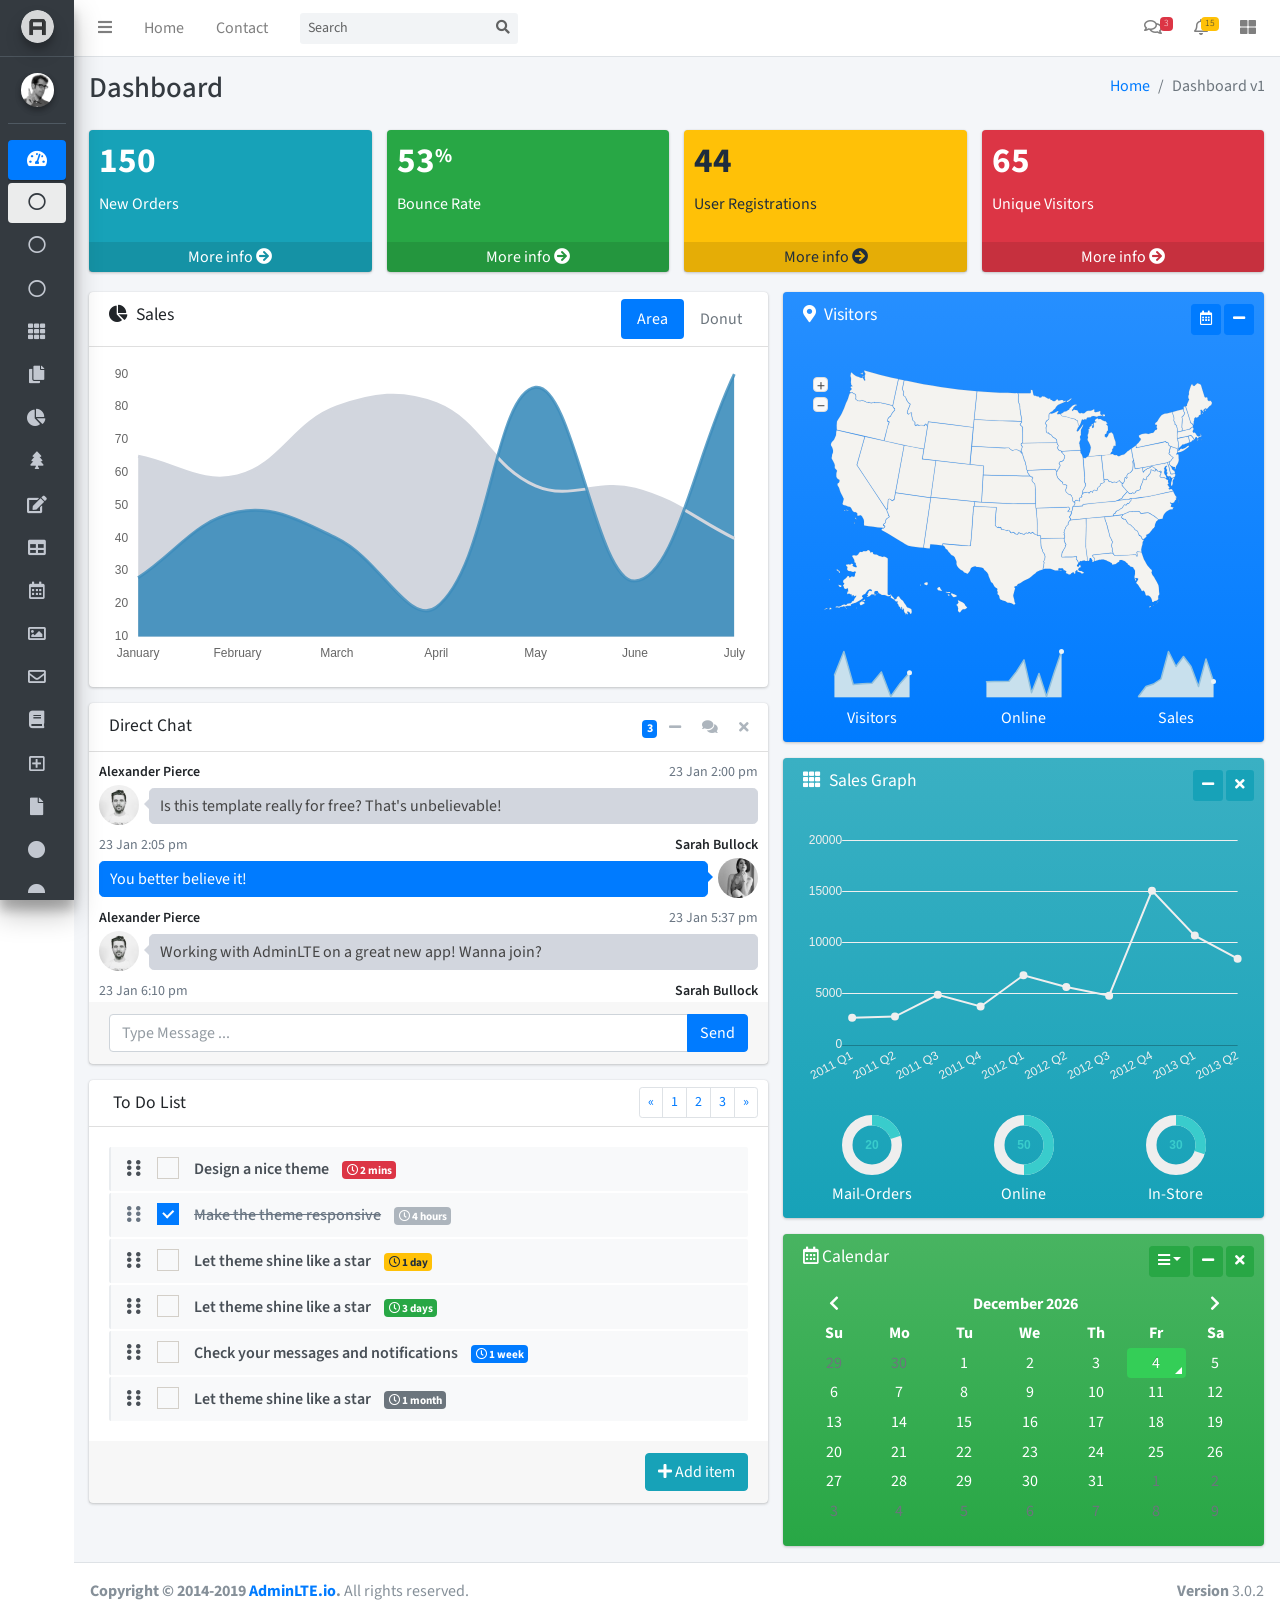
<file: public/adminlte/index.html>
<!DOCTYPE html>
<html>
<head>
  <meta charset="utf-8">
  <meta http-equiv="X-UA-Compatible" content="IE=edge">
  <title>AdminLTE 3 | Dashboard</title>
  <!-- Tell the browser to be responsive to screen width -->
  <meta name="viewport" content="width=device-width, initial-scale=1">
  <!-- Font Awesome -->
  <link rel="stylesheet" href="plugins/fontawesome-free/css/all.min.css">
  <!-- Ionicons -->
  <link rel="stylesheet" href="https://code.ionicframework.com/ionicons/2.0.1/css/ionicons.min.css">
  <!-- Tempusdominus Bbootstrap 4 -->
  <link rel="stylesheet" href="plugins/tempusdominus-bootstrap-4/css/tempusdominus-bootstrap-4.min.css">
  <!-- iCheck -->
  <link rel="stylesheet" href="plugins/icheck-bootstrap/icheck-bootstrap.min.css">
  <!-- JQVMap -->
  <link rel="stylesheet" href="plugins/jqvmap/jqvmap.min.css">
  <!-- Theme style -->
  <link rel="stylesheet" href="dist/css/adminlte.min.css">
  <!-- overlayScrollbars -->
  <link rel="stylesheet" href="plugins/overlayScrollbars/css/OverlayScrollbars.min.css">
  <!-- Daterange picker -->
  <link rel="stylesheet" href="plugins/daterangepicker/daterangepicker.css">
  <!-- summernote -->
  <link rel="stylesheet" href="plugins/summernote/summernote-bs4.css">
  <!-- Google Font: Source Sans Pro -->
  <link href="https://fonts.googleapis.com/css?family=Source+Sans+Pro:300,400,400i,700" rel="stylesheet">
</head>
<body class="hold-transition sidebar-mini layout-fixed">
<div class="wrapper">

  <!-- Navbar -->
  <nav class="main-header navbar navbar-expand navbar-white navbar-light">
    <!-- Left navbar links -->
    <ul class="navbar-nav">
      <li class="nav-item">
        <a class="nav-link" data-widget="pushmenu" href="#"><i class="fas fa-bars"></i></a>
      </li>
      <li class="nav-item d-none d-sm-inline-block">
        <a href="index3.html" class="nav-link">Home</a>
      </li>
      <li class="nav-item d-none d-sm-inline-block">
        <a href="#" class="nav-link">Contact</a>
      </li>
    </ul>

    <!-- SEARCH FORM -->
    <form class="form-inline ml-3">
      <div class="input-group input-group-sm">
        <input class="form-control form-control-navbar" type="search" placeholder="Search" aria-label="Search">
        <div class="input-group-append">
          <button class="btn btn-navbar" type="submit">
            <i class="fas fa-search"></i>
          </button>
        </div>
      </div>
    </form>

    <!-- Right navbar links -->
    <ul class="navbar-nav ml-auto">
      <!-- Messages Dropdown Menu -->
      <li class="nav-item dropdown">
        <a class="nav-link" data-toggle="dropdown" href="#">
          <i class="far fa-comments"></i>
          <span class="badge badge-danger navbar-badge">3</span>
        </a>
        <div class="dropdown-menu dropdown-menu-lg dropdown-menu-right">
          <a href="#" class="dropdown-item">
            <!-- Message Start -->
            <div class="media">
              <img src="dist/img/user1-128x128.jpg" alt="User Avatar" class="img-size-50 mr-3 img-circle">
              <div class="media-body">
                <h3 class="dropdown-item-title">
                  Brad Diesel
                  <span class="float-right text-sm text-danger"><i class="fas fa-star"></i></span>
                </h3>
                <p class="text-sm">Call me whenever you can...</p>
                <p class="text-sm text-muted"><i class="far fa-clock mr-1"></i> 4 Hours Ago</p>
              </div>
            </div>
            <!-- Message End -->
          </a>
          <div class="dropdown-divider"></div>
          <a href="#" class="dropdown-item">
            <!-- Message Start -->
            <div class="media">
              <img src="dist/img/user8-128x128.jpg" alt="User Avatar" class="img-size-50 img-circle mr-3">
              <div class="media-body">
                <h3 class="dropdown-item-title">
                  John Pierce
                  <span class="float-right text-sm text-muted"><i class="fas fa-star"></i></span>
                </h3>
                <p class="text-sm">I got your message bro</p>
                <p class="text-sm text-muted"><i class="far fa-clock mr-1"></i> 4 Hours Ago</p>
              </div>
            </div>
            <!-- Message End -->
          </a>
          <div class="dropdown-divider"></div>
          <a href="#" class="dropdown-item">
            <!-- Message Start -->
            <div class="media">
              <img src="dist/img/user3-128x128.jpg" alt="User Avatar" class="img-size-50 img-circle mr-3">
              <div class="media-body">
                <h3 class="dropdown-item-title">
                  Nora Silvester
                  <span class="float-right text-sm text-warning"><i class="fas fa-star"></i></span>
                </h3>
                <p class="text-sm">The subject goes here</p>
                <p class="text-sm text-muted"><i class="far fa-clock mr-1"></i> 4 Hours Ago</p>
              </div>
            </div>
            <!-- Message End -->
          </a>
          <div class="dropdown-divider"></div>
          <a href="#" class="dropdown-item dropdown-footer">See All Messages</a>
        </div>
      </li>
      <!-- Notifications Dropdown Menu -->
      <li class="nav-item dropdown">
        <a class="nav-link" data-toggle="dropdown" href="#">
          <i class="far fa-bell"></i>
          <span class="badge badge-warning navbar-badge">15</span>
        </a>
        <div class="dropdown-menu dropdown-menu-lg dropdown-menu-right">
          <span class="dropdown-item dropdown-header">15 Notifications</span>
          <div class="dropdown-divider"></div>
          <a href="#" class="dropdown-item">
            <i class="fas fa-envelope mr-2"></i> 4 new messages
            <span class="float-right text-muted text-sm">3 mins</span>
          </a>
          <div class="dropdown-divider"></div>
          <a href="#" class="dropdown-item">
            <i class="fas fa-users mr-2"></i> 8 friend requests
            <span class="float-right text-muted text-sm">12 hours</span>
          </a>
          <div class="dropdown-divider"></div>
          <a href="#" class="dropdown-item">
            <i class="fas fa-file mr-2"></i> 3 new reports
            <span class="float-right text-muted text-sm">2 days</span>
          </a>
          <div class="dropdown-divider"></div>
          <a href="#" class="dropdown-item dropdown-footer">See All Notifications</a>
        </div>
      </li>
      <li class="nav-item">
        <a class="nav-link" data-widget="control-sidebar" data-slide="true" href="#">
          <i class="fas fa-th-large"></i>
        </a>
      </li>
    </ul>
  </nav>
  <!-- /.navbar -->

  <!-- Main Sidebar Container -->
  <aside class="main-sidebar sidebar-dark-primary elevation-4">
    <!-- Brand Logo -->
    <a href="index3.html" class="brand-link">
      <img src="dist/img/AdminLTELogo.png" alt="AdminLTE Logo" class="brand-image img-circle elevation-3"
           style="opacity: .8">
      <span class="brand-text font-weight-light">AdminLTE 3</span>
    </a>

    <!-- Sidebar -->
    <div class="sidebar">
      <!-- Sidebar user panel (optional) -->
      <div class="user-panel mt-3 pb-3 mb-3 d-flex">
        <div class="image">
          <img src="dist/img/user2-160x160.jpg" class="img-circle elevation-2" alt="User Image">
        </div>
        <div class="info">
          <a href="#" class="d-block">Alexander Pierce</a>
        </div>
      </div>

      <!-- Sidebar Menu -->
      <nav class="mt-2">
        <ul class="nav nav-pills nav-sidebar flex-column" data-widget="treeview" role="menu" data-accordion="false">
          <!-- Add icons to the links using the .nav-icon class
               with font-awesome or any other icon font library -->
          <li class="nav-item has-treeview menu-open">
            <a href="#" class="nav-link active">
              <i class="nav-icon fas fa-tachometer-alt"></i>
              <p>
                Dashboard
                <i class="right fas fa-angle-left"></i>
              </p>
            </a>
            <ul class="nav nav-treeview">
              <li class="nav-item">
                <a href="./index.html" class="nav-link active">
                  <i class="far fa-circle nav-icon"></i>
                  <p>Dashboard v1</p>
                </a>
              </li>
              <li class="nav-item">
                <a href="./index2.html" class="nav-link">
                  <i class="far fa-circle nav-icon"></i>
                  <p>Dashboard v2</p>
                </a>
              </li>
              <li class="nav-item">
                <a href="./index3.html" class="nav-link">
                  <i class="far fa-circle nav-icon"></i>
                  <p>Dashboard v3</p>
                </a>
              </li>
            </ul>
          </li>
          <li class="nav-item">
            <a href="pages/widgets.html" class="nav-link">
              <i class="nav-icon fas fa-th"></i>
              <p>
                Widgets
                <span class="right badge badge-danger">New</span>
              </p>
            </a>
          </li>
          <li class="nav-item has-treeview">
            <a href="#" class="nav-link">
              <i class="nav-icon fas fa-copy"></i>
              <p>
                Layout Options
                <i class="fas fa-angle-left right"></i>
                <span class="badge badge-info right">6</span>
              </p>
            </a>
            <ul class="nav nav-treeview">
              <li class="nav-item">
                <a href="pages/layout/top-nav.html" class="nav-link">
                  <i class="far fa-circle nav-icon"></i>
                  <p>Top Navigation</p>
                </a>
              </li>
              <li class="nav-item">
                <a href="pages/layout/top-nav-sidebar.html" class="nav-link">
                  <i class="far fa-circle nav-icon"></i>
                  <p>Top Navigation + Sidebar</p>
                </a>
              </li>
              <li class="nav-item">
                <a href="pages/layout/boxed.html" class="nav-link">
                  <i class="far fa-circle nav-icon"></i>
                  <p>Boxed</p>
                </a>
              </li>
              <li class="nav-item">
                <a href="pages/layout/fixed-sidebar.html" class="nav-link">
                  <i class="far fa-circle nav-icon"></i>
                  <p>Fixed Sidebar</p>
                </a>
              </li>
              <li class="nav-item">
                <a href="pages/layout/fixed-topnav.html" class="nav-link">
                  <i class="far fa-circle nav-icon"></i>
                  <p>Fixed Navbar</p>
                </a>
              </li>
              <li class="nav-item">
                <a href="pages/layout/fixed-footer.html" class="nav-link">
                  <i class="far fa-circle nav-icon"></i>
                  <p>Fixed Footer</p>
                </a>
              </li>
              <li class="nav-item">
                <a href="pages/layout/collapsed-sidebar.html" class="nav-link">
                  <i class="far fa-circle nav-icon"></i>
                  <p>Collapsed Sidebar</p>
                </a>
              </li>
            </ul>
          </li>
          <li class="nav-item has-treeview">
            <a href="#" class="nav-link">
              <i class="nav-icon fas fa-chart-pie"></i>
              <p>
                Charts
                <i class="right fas fa-angle-left"></i>
              </p>
            </a>
            <ul class="nav nav-treeview">
              <li class="nav-item">
                <a href="pages/charts/chartjs.html" class="nav-link">
                  <i class="far fa-circle nav-icon"></i>
                  <p>ChartJS</p>
                </a>
              </li>
              <li class="nav-item">
                <a href="pages/charts/flot.html" class="nav-link">
                  <i class="far fa-circle nav-icon"></i>
                  <p>Flot</p>
                </a>
              </li>
              <li class="nav-item">
                <a href="pages/charts/inline.html" class="nav-link">
                  <i class="far fa-circle nav-icon"></i>
                  <p>Inline</p>
                </a>
              </li>
            </ul>
          </li>
          <li class="nav-item has-treeview">
            <a href="#" class="nav-link">
              <i class="nav-icon fas fa-tree"></i>
              <p>
                UI Elements
                <i class="fas fa-angle-left right"></i>
              </p>
            </a>
            <ul class="nav nav-treeview">
              <li class="nav-item">
                <a href="pages/UI/general.html" class="nav-link">
                  <i class="far fa-circle nav-icon"></i>
                  <p>General</p>
                </a>
              </li>
              <li class="nav-item">
                <a href="pages/UI/icons.html" class="nav-link">
                  <i class="far fa-circle nav-icon"></i>
                  <p>Icons</p>
                </a>
              </li>
              <li class="nav-item">
                <a href="pages/UI/buttons.html" class="nav-link">
                  <i class="far fa-circle nav-icon"></i>
                  <p>Buttons</p>
                </a>
              </li>
              <li class="nav-item">
                <a href="pages/UI/sliders.html" class="nav-link">
                  <i class="far fa-circle nav-icon"></i>
                  <p>Sliders</p>
                </a>
              </li>
              <li class="nav-item">
                <a href="pages/UI/modals.html" class="nav-link">
                  <i class="far fa-circle nav-icon"></i>
                  <p>Modals & Alerts</p>
                </a>
              </li>
              <li class="nav-item">
                <a href="pages/UI/navbar.html" class="nav-link">
                  <i class="far fa-circle nav-icon"></i>
                  <p>Navbar & Tabs</p>
                </a>
              </li>
              <li class="nav-item">
                <a href="pages/UI/timeline.html" class="nav-link">
                  <i class="far fa-circle nav-icon"></i>
                  <p>Timeline</p>
                </a>
              </li>
              <li class="nav-item">
                <a href="pages/UI/ribbons.html" class="nav-link">
                  <i class="far fa-circle nav-icon"></i>
                  <p>Ribbons</p>
                </a>
              </li>
            </ul>
          </li>
          <li class="nav-item has-treeview">
            <a href="#" class="nav-link">
              <i class="nav-icon fas fa-edit"></i>
              <p>
                Forms
                <i class="fas fa-angle-left right"></i>
              </p>
            </a>
            <ul class="nav nav-treeview">
              <li class="nav-item">
                <a href="pages/forms/general.html" class="nav-link">
                  <i class="far fa-circle nav-icon"></i>
                  <p>General Elements</p>
                </a>
              </li>
              <li class="nav-item">
                <a href="pages/forms/advanced.html" class="nav-link">
                  <i class="far fa-circle nav-icon"></i>
                  <p>Advanced Elements</p>
                </a>
              </li>
              <li class="nav-item">
                <a href="pages/forms/editors.html" class="nav-link">
                  <i class="far fa-circle nav-icon"></i>
                  <p>Editors</p>
                </a>
              </li>
              <li class="nav-item">
                <a href="pages/forms/validation.html" class="nav-link">
                  <i class="far fa-circle nav-icon"></i>
                  <p>Validation</p>
                </a>
              </li>
            </ul>
          </li>
          <li class="nav-item has-treeview">
            <a href="#" class="nav-link">
              <i class="nav-icon fas fa-table"></i>
              <p>
                Tables
                <i class="fas fa-angle-left right"></i>
              </p>
            </a>
            <ul class="nav nav-treeview">
              <li class="nav-item">
                <a href="pages/tables/simple.html" class="nav-link">
                  <i class="far fa-circle nav-icon"></i>
                  <p>Simple Tables</p>
                </a>
              </li>
              <li class="nav-item">
                <a href="pages/tables/data.html" class="nav-link">
                  <i class="far fa-circle nav-icon"></i>
                  <p>DataTables</p>
                </a>
              </li>
              <li class="nav-item">
                <a href="pages/tables/jsgrid.html" class="nav-link">
                  <i class="far fa-circle nav-icon"></i>
                  <p>jsGrid</p>
                </a>
              </li>
            </ul>
          </li>
          <li class="nav-header">EXAMPLES</li>
          <li class="nav-item">
            <a href="pages/calendar.html" class="nav-link">
              <i class="nav-icon far fa-calendar-alt"></i>
              <p>
                Calendar
                <span class="badge badge-info right">2</span>
              </p>
            </a>
          </li>
          <li class="nav-item">
            <a href="pages/gallery.html" class="nav-link">
              <i class="nav-icon far fa-image"></i>
              <p>
                Gallery
              </p>
            </a>
          </li>
          <li class="nav-item has-treeview">
            <a href="#" class="nav-link">
              <i class="nav-icon far fa-envelope"></i>
              <p>
                Mailbox
                <i class="fas fa-angle-left right"></i>
              </p>
            </a>
            <ul class="nav nav-treeview">
              <li class="nav-item">
                <a href="pages/mailbox/mailbox.html" class="nav-link">
                  <i class="far fa-circle nav-icon"></i>
                  <p>Inbox</p>
                </a>
              </li>
              <li class="nav-item">
                <a href="pages/mailbox/compose.html" class="nav-link">
                  <i class="far fa-circle nav-icon"></i>
                  <p>Compose</p>
                </a>
              </li>
              <li class="nav-item">
                <a href="pages/mailbox/read-mail.html" class="nav-link">
                  <i class="far fa-circle nav-icon"></i>
                  <p>Read</p>
                </a>
              </li>
            </ul>
          </li>
          <li class="nav-item has-treeview">
            <a href="#" class="nav-link">
              <i class="nav-icon fas fa-book"></i>
              <p>
                Pages
                <i class="fas fa-angle-left right"></i>
              </p>
            </a>
            <ul class="nav nav-treeview">
              <li class="nav-item">
                <a href="pages/examples/invoice.html" class="nav-link">
                  <i class="far fa-circle nav-icon"></i>
                  <p>Invoice</p>
                </a>
              </li>
              <li class="nav-item">
                <a href="pages/examples/profile.html" class="nav-link">
                  <i class="far fa-circle nav-icon"></i>
                  <p>Profile</p>
                </a>
              </li>
              <li class="nav-item">
                <a href="pages/examples/e_commerce.html" class="nav-link">
                  <i class="far fa-circle nav-icon"></i>
                  <p>E-commerce</p>
                </a>
              </li>
              <li class="nav-item">
                <a href="pages/examples/projects.html" class="nav-link">
                  <i class="far fa-circle nav-icon"></i>
                  <p>Projects</p>
                </a>
              </li>
              <li class="nav-item">
                <a href="pages/examples/project_add.html" class="nav-link">
                  <i class="far fa-circle nav-icon"></i>
                  <p>Project Add</p>
                </a>
              </li>
              <li class="nav-item">
                <a href="pages/examples/project_edit.html" class="nav-link">
                  <i class="far fa-circle nav-icon"></i>
                  <p>Project Edit</p>
                </a>
              </li>
              <li class="nav-item">
                <a href="pages/examples/project_detail.html" class="nav-link">
                  <i class="far fa-circle nav-icon"></i>
                  <p>Project Detail</p>
                </a>
              </li>
              <li class="nav-item">
                <a href="pages/examples/contacts.html" class="nav-link">
                  <i class="far fa-circle nav-icon"></i>
                  <p>Contacts</p>
                </a>
              </li>
            </ul>
          </li>
          <li class="nav-item has-treeview">
            <a href="#" class="nav-link">
              <i class="nav-icon far fa-plus-square"></i>
              <p>
                Extras
                <i class="fas fa-angle-left right"></i>
              </p>
            </a>
            <ul class="nav nav-treeview">
              <li class="nav-item">
                <a href="pages/examples/login.html" class="nav-link">
                  <i class="far fa-circle nav-icon"></i>
                  <p>Login</p>
                </a>
              </li>
              <li class="nav-item">
                <a href="pages/examples/register.html" class="nav-link">
                  <i class="far fa-circle nav-icon"></i>
                  <p>Register</p>
                </a>
              </li>
              <li class="nav-item">
                <a href="pages/examples/forgot-password.html" class="nav-link">
                  <i class="far fa-circle nav-icon"></i>
                  <p>Forgot Password</p>
                </a>
              </li>
              <li class="nav-item">
                <a href="pages/examples/recover-password.html" class="nav-link">
                  <i class="far fa-circle nav-icon"></i>
                  <p>Recover Password</p>
                </a>
              </li>
              <li class="nav-item">
                <a href="pages/examples/lockscreen.html" class="nav-link">
                  <i class="far fa-circle nav-icon"></i>
                  <p>Lockscreen</p>
                </a>
              </li>
              <li class="nav-item">
                <a href="pages/examples/legacy-user-menu.html" class="nav-link">
                  <i class="far fa-circle nav-icon"></i>
                  <p>Legacy User Menu</p>
                </a>
              </li>
              <li class="nav-item">
                <a href="pages/examples/language-menu.html" class="nav-link">
                  <i class="far fa-circle nav-icon"></i>
                  <p>Language Menu</p>
                </a>
              </li>
              <li class="nav-item">
                <a href="pages/examples/404.html" class="nav-link">
                  <i class="far fa-circle nav-icon"></i>
                  <p>Error 404</p>
                </a>
              </li>
              <li class="nav-item">
                <a href="pages/examples/500.html" class="nav-link">
                  <i class="far fa-circle nav-icon"></i>
                  <p>Error 500</p>
                </a>
              </li>
              <li class="nav-item">
                <a href="pages/examples/pace.html" class="nav-link">
                  <i class="far fa-circle nav-icon"></i>
                  <p>Pace</p>
                </a>
              </li>
              <li class="nav-item">
                <a href="pages/examples/blank.html" class="nav-link">
                  <i class="far fa-circle nav-icon"></i>
                  <p>Blank Page</p>
                </a>
              </li>
              <li class="nav-item">
                <a href="starter.html" class="nav-link">
                  <i class="far fa-circle nav-icon"></i>
                  <p>Starter Page</p>
                </a>
              </li>
            </ul>
          </li>
          <li class="nav-header">MISCELLANEOUS</li>
          <li class="nav-item">
            <a href="https://adminlte.io/docs/3.0" class="nav-link">
              <i class="nav-icon fas fa-file"></i>
              <p>Documentation</p>
            </a>
          </li>
          <li class="nav-header">MULTI LEVEL EXAMPLE</li>
          <li class="nav-item">
            <a href="#" class="nav-link">
              <i class="fas fa-circle nav-icon"></i>
              <p>Level 1</p>
            </a>
          </li>
          <li class="nav-item has-treeview">
            <a href="#" class="nav-link">
              <i class="nav-icon fas fa-circle"></i>
              <p>
                Level 1
                <i class="right fas fa-angle-left"></i>
              </p>
            </a>
            <ul class="nav nav-treeview">
              <li class="nav-item">
                <a href="#" class="nav-link">
                  <i class="far fa-circle nav-icon"></i>
                  <p>Level 2</p>
                </a>
              </li>
              <li class="nav-item has-treeview">
                <a href="#" class="nav-link">
                  <i class="far fa-circle nav-icon"></i>
                  <p>
                    Level 2
                    <i class="right fas fa-angle-left"></i>
                  </p>
                </a>
                <ul class="nav nav-treeview">
                  <li class="nav-item">
                    <a href="#" class="nav-link">
                      <i class="far fa-dot-circle nav-icon"></i>
                      <p>Level 3</p>
                    </a>
                  </li>
                  <li class="nav-item">
                    <a href="#" class="nav-link">
                      <i class="far fa-dot-circle nav-icon"></i>
                      <p>Level 3</p>
                    </a>
                  </li>
                  <li class="nav-item">
                    <a href="#" class="nav-link">
                      <i class="far fa-dot-circle nav-icon"></i>
                      <p>Level 3</p>
                    </a>
                  </li>
                </ul>
              </li>
              <li class="nav-item">
                <a href="#" class="nav-link">
                  <i class="far fa-circle nav-icon"></i>
                  <p>Level 2</p>
                </a>
              </li>
            </ul>
          </li>
          <li class="nav-item">
            <a href="#" class="nav-link">
              <i class="fas fa-circle nav-icon"></i>
              <p>Level 1</p>
            </a>
          </li>
          <li class="nav-header">LABELS</li>
          <li class="nav-item">
            <a href="#" class="nav-link">
              <i class="nav-icon far fa-circle text-danger"></i>
              <p class="text">Important</p>
            </a>
          </li>
          <li class="nav-item">
            <a href="#" class="nav-link">
              <i class="nav-icon far fa-circle text-warning"></i>
              <p>Warning</p>
            </a>
          </li>
          <li class="nav-item">
            <a href="#" class="nav-link">
              <i class="nav-icon far fa-circle text-info"></i>
              <p>Informational</p>
            </a>
          </li>
        </ul>
      </nav>
      <!-- /.sidebar-menu -->
    </div>
    <!-- /.sidebar -->
  </aside>

  <!-- Content Wrapper. Contains page content -->
  <div class="content-wrapper">
    <!-- Content Header (Page header) -->
    <div class="content-header">
      <div class="container-fluid">
        <div class="row mb-2">
          <div class="col-sm-6">
            <h1 class="m-0 text-dark">Dashboard</h1>
          </div><!-- /.col -->
          <div class="col-sm-6">
            <ol class="breadcrumb float-sm-right">
              <li class="breadcrumb-item"><a href="#">Home</a></li>
              <li class="breadcrumb-item active">Dashboard v1</li>
            </ol>
          </div><!-- /.col -->
        </div><!-- /.row -->
      </div><!-- /.container-fluid -->
    </div>
    <!-- /.content-header -->

    <!-- Main content -->
    <section class="content">
      <div class="container-fluid">
        <!-- Small boxes (Stat box) -->
        <div class="row">
          <div class="col-lg-3 col-6">
            <!-- small box -->
            <div class="small-box bg-info">
              <div class="inner">
                <h3>150</h3>

                <p>New Orders</p>
              </div>
              <div class="icon">
                <i class="ion ion-bag"></i>
              </div>
              <a href="#" class="small-box-footer">More info <i class="fas fa-arrow-circle-right"></i></a>
            </div>
          </div>
          <!-- ./col -->
          <div class="col-lg-3 col-6">
            <!-- small box -->
            <div class="small-box bg-success">
              <div class="inner">
                <h3>53<sup style="font-size: 20px">%</sup></h3>

                <p>Bounce Rate</p>
              </div>
              <div class="icon">
                <i class="ion ion-stats-bars"></i>
              </div>
              <a href="#" class="small-box-footer">More info <i class="fas fa-arrow-circle-right"></i></a>
            </div>
          </div>
          <!-- ./col -->
          <div class="col-lg-3 col-6">
            <!-- small box -->
            <div class="small-box bg-warning">
              <div class="inner">
                <h3>44</h3>

                <p>User Registrations</p>
              </div>
              <div class="icon">
                <i class="ion ion-person-add"></i>
              </div>
              <a href="#" class="small-box-footer">More info <i class="fas fa-arrow-circle-right"></i></a>
            </div>
          </div>
          <!-- ./col -->
          <div class="col-lg-3 col-6">
            <!-- small box -->
            <div class="small-box bg-danger">
              <div class="inner">
                <h3>65</h3>

                <p>Unique Visitors</p>
              </div>
              <div class="icon">
                <i class="ion ion-pie-graph"></i>
              </div>
              <a href="#" class="small-box-footer">More info <i class="fas fa-arrow-circle-right"></i></a>
            </div>
          </div>
          <!-- ./col -->
        </div>
        <!-- /.row -->
        <!-- Main row -->
        <div class="row">
          <!-- Left col -->
          <section class="col-lg-7 connectedSortable">
            <!-- Custom tabs (Charts with tabs)-->
            <div class="card">
              <div class="card-header">
                <h3 class="card-title">
                  <i class="fas fa-chart-pie mr-1"></i>
                  Sales
                </h3>
                <div class="card-tools">
                  <ul class="nav nav-pills ml-auto">
                    <li class="nav-item">
                      <a class="nav-link active" href="#revenue-chart" data-toggle="tab">Area</a>
                    </li>
                    <li class="nav-item">
                      <a class="nav-link" href="#sales-chart" data-toggle="tab">Donut</a>
                    </li>
                  </ul>
                </div>
              </div><!-- /.card-header -->
              <div class="card-body">
                <div class="tab-content p-0">
                  <!-- Morris chart - Sales -->
                  <div class="chart tab-pane active" id="revenue-chart"
                       style="position: relative; height: 300px;">
                      <canvas id="revenue-chart-canvas" height="300" style="height: 300px;"></canvas>                         
                   </div>
                  <div class="chart tab-pane" id="sales-chart" style="position: relative; height: 300px;">
                    <canvas id="sales-chart-canvas" height="300" style="height: 300px;"></canvas>                         
                  </div>  
                </div>
              </div><!-- /.card-body -->
            </div>
            <!-- /.card -->

            <!-- DIRECT CHAT -->
            <div class="card direct-chat direct-chat-primary">
              <div class="card-header">
                <h3 class="card-title">Direct Chat</h3>

                <div class="card-tools">
                  <span data-toggle="tooltip" title="3 New Messages" class="badge badge-primary">3</span>
                  <button type="button" class="btn btn-tool" data-card-widget="collapse">
                    <i class="fas fa-minus"></i>
                  </button>
                  <button type="button" class="btn btn-tool" data-toggle="tooltip" title="Contacts"
                          data-widget="chat-pane-toggle">
                    <i class="fas fa-comments"></i>
                  </button>
                  <button type="button" class="btn btn-tool" data-card-widget="remove"><i class="fas fa-times"></i>
                  </button>
                </div>
              </div>
              <!-- /.card-header -->
              <div class="card-body">
                <!-- Conversations are loaded here -->
                <div class="direct-chat-messages">
                  <!-- Message. Default to the left -->
                  <div class="direct-chat-msg">
                    <div class="direct-chat-infos clearfix">
                      <span class="direct-chat-name float-left">Alexander Pierce</span>
                      <span class="direct-chat-timestamp float-right">23 Jan 2:00 pm</span>
                    </div>
                    <!-- /.direct-chat-infos -->
                    <img class="direct-chat-img" src="dist/img/user1-128x128.jpg" alt="message user image">
                    <!-- /.direct-chat-img -->
                    <div class="direct-chat-text">
                      Is this template really for free? That's unbelievable!
                    </div>
                    <!-- /.direct-chat-text -->
                  </div>
                  <!-- /.direct-chat-msg -->

                  <!-- Message to the right -->
                  <div class="direct-chat-msg right">
                    <div class="direct-chat-infos clearfix">
                      <span class="direct-chat-name float-right">Sarah Bullock</span>
                      <span class="direct-chat-timestamp float-left">23 Jan 2:05 pm</span>
                    </div>
                    <!-- /.direct-chat-infos -->
                    <img class="direct-chat-img" src="dist/img/user3-128x128.jpg" alt="message user image">
                    <!-- /.direct-chat-img -->
                    <div class="direct-chat-text">
                      You better believe it!
                    </div>
                    <!-- /.direct-chat-text -->
                  </div>
                  <!-- /.direct-chat-msg -->

                  <!-- Message. Default to the left -->
                  <div class="direct-chat-msg">
                    <div class="direct-chat-infos clearfix">
                      <span class="direct-chat-name float-left">Alexander Pierce</span>
                      <span class="direct-chat-timestamp float-right">23 Jan 5:37 pm</span>
                    </div>
                    <!-- /.direct-chat-infos -->
                    <img class="direct-chat-img" src="dist/img/user1-128x128.jpg" alt="message user image">
                    <!-- /.direct-chat-img -->
                    <div class="direct-chat-text">
                      Working with AdminLTE on a great new app! Wanna join?
                    </div>
                    <!-- /.direct-chat-text -->
                  </div>
                  <!-- /.direct-chat-msg -->

                  <!-- Message to the right -->
                  <div class="direct-chat-msg right">
                    <div class="direct-chat-infos clearfix">
                      <span class="direct-chat-name float-right">Sarah Bullock</span>
                      <span class="direct-chat-timestamp float-left">23 Jan 6:10 pm</span>
                    </div>
                    <!-- /.direct-chat-infos -->
                    <img class="direct-chat-img" src="dist/img/user3-128x128.jpg" alt="message user image">
                    <!-- /.direct-chat-img -->
                    <div class="direct-chat-text">
                      I would love to.
                    </div>
                    <!-- /.direct-chat-text -->
                  </div>
                  <!-- /.direct-chat-msg -->

                </div>
                <!--/.direct-chat-messages-->

                <!-- Contacts are loaded here -->
                <div class="direct-chat-contacts">
                  <ul class="contacts-list">
                    <li>
                      <a href="#">
                        <img class="contacts-list-img" src="dist/img/user1-128x128.jpg">

                        <div class="contacts-list-info">
                          <span class="contacts-list-name">
                            Count Dracula
                            <small class="contacts-list-date float-right">2/28/2015</small>
                          </span>
                          <span class="contacts-list-msg">How have you been? I was...</span>
                        </div>
                        <!-- /.contacts-list-info -->
                      </a>
                    </li>
                    <!-- End Contact Item -->
                    <li>
                      <a href="#">
                        <img class="contacts-list-img" src="dist/img/user7-128x128.jpg">

                        <div class="contacts-list-info">
                          <span class="contacts-list-name">
                            Sarah Doe
                            <small class="contacts-list-date float-right">2/23/2015</small>
                          </span>
                          <span class="contacts-list-msg">I will be waiting for...</span>
                        </div>
                        <!-- /.contacts-list-info -->
                      </a>
                    </li>
                    <!-- End Contact Item -->
                    <li>
                      <a href="#">
                        <img class="contacts-list-img" src="dist/img/user3-128x128.jpg">

                        <div class="contacts-list-info">
                          <span class="contacts-list-name">
                            Nadia Jolie
                            <small class="contacts-list-date float-right">2/20/2015</small>
                          </span>
                          <span class="contacts-list-msg">I'll call you back at...</span>
                        </div>
                        <!-- /.contacts-list-info -->
                      </a>
                    </li>
                    <!-- End Contact Item -->
                    <li>
                      <a href="#">
                        <img class="contacts-list-img" src="dist/img/user5-128x128.jpg">

                        <div class="contacts-list-info">
                          <span class="contacts-list-name">
                            Nora S. Vans
                            <small class="contacts-list-date float-right">2/10/2015</small>
                          </span>
                          <span class="contacts-list-msg">Where is your new...</span>
                        </div>
                        <!-- /.contacts-list-info -->
                      </a>
                    </li>
                    <!-- End Contact Item -->
                    <li>
                      <a href="#">
                        <img class="contacts-list-img" src="dist/img/user6-128x128.jpg">

                        <div class="contacts-list-info">
                          <span class="contacts-list-name">
                            John K.
                            <small class="contacts-list-date float-right">1/27/2015</small>
                          </span>
                          <span class="contacts-list-msg">Can I take a look at...</span>
                        </div>
                        <!-- /.contacts-list-info -->
                      </a>
                    </li>
                    <!-- End Contact Item -->
                    <li>
                      <a href="#">
                        <img class="contacts-list-img" src="dist/img/user8-128x128.jpg">

                        <div class="contacts-list-info">
                          <span class="contacts-list-name">
                            Kenneth M.
                            <small class="contacts-list-date float-right">1/4/2015</small>
                          </span>
                          <span class="contacts-list-msg">Never mind I found...</span>
                        </div>
                        <!-- /.contacts-list-info -->
                      </a>
                    </li>
                    <!-- End Contact Item -->
                  </ul>
                  <!-- /.contacts-list -->
                </div>
                <!-- /.direct-chat-pane -->
              </div>
              <!-- /.card-body -->
              <div class="card-footer">
                <form action="#" method="post">
                  <div class="input-group">
                    <input type="text" name="message" placeholder="Type Message ..." class="form-control">
                    <span class="input-group-append">
                      <button type="button" class="btn btn-primary">Send</button>
                    </span>
                  </div>
                </form>
              </div>
              <!-- /.card-footer-->
            </div>
            <!--/.direct-chat -->

            <!-- TO DO List -->
            <div class="card">
              <div class="card-header">
                <h3 class="card-title">
                  <i class="ion ion-clipboard mr-1"></i>
                  To Do List
                </h3>

                <div class="card-tools">
                  <ul class="pagination pagination-sm">
                    <li class="page-item"><a href="#" class="page-link">&laquo;</a></li>
                    <li class="page-item"><a href="#" class="page-link">1</a></li>
                    <li class="page-item"><a href="#" class="page-link">2</a></li>
                    <li class="page-item"><a href="#" class="page-link">3</a></li>
                    <li class="page-item"><a href="#" class="page-link">&raquo;</a></li>
                  </ul>
                </div>
              </div>
              <!-- /.card-header -->
              <div class="card-body">
                <ul class="todo-list" data-widget="todo-list">
                  <li>
                    <!-- drag handle -->
                    <span class="handle">
                      <i class="fas fa-ellipsis-v"></i>
                      <i class="fas fa-ellipsis-v"></i>
                    </span>
                    <!-- checkbox -->
                    <div  class="icheck-primary d-inline ml-2">
                      <input type="checkbox" value="" name="todo1" id="todoCheck1">
                      <label for="todoCheck1"></label>
                    </div>
                    <!-- todo text -->
                    <span class="text">Design a nice theme</span>
                    <!-- Emphasis label -->
                    <small class="badge badge-danger"><i class="far fa-clock"></i> 2 mins</small>
                    <!-- General tools such as edit or delete-->
                    <div class="tools">
                      <i class="fas fa-edit"></i>
                      <i class="fas fa-trash-o"></i>
                    </div>
                  </li>
                  <li>
                    <span class="handle">
                      <i class="fas fa-ellipsis-v"></i>
                      <i class="fas fa-ellipsis-v"></i>
                    </span>
                    <div  class="icheck-primary d-inline ml-2">
                      <input type="checkbox" value="" name="todo2" id="todoCheck2" checked>
                      <label for="todoCheck2"></label>
                    </div>
                    <span class="text">Make the theme responsive</span>
                    <small class="badge badge-info"><i class="far fa-clock"></i> 4 hours</small>
                    <div class="tools">
                      <i class="fas fa-edit"></i>
                      <i class="fas fa-trash-o"></i>
                    </div>
                  </li>
                  <li>
                    <span class="handle">
                      <i class="fas fa-ellipsis-v"></i>
                      <i class="fas fa-ellipsis-v"></i>
                    </span>
                    <div  class="icheck-primary d-inline ml-2">
                      <input type="checkbox" value="" name="todo3" id="todoCheck3">
                      <label for="todoCheck3"></label>
                    </div>
                    <span class="text">Let theme shine like a star</span>
                    <small class="badge badge-warning"><i class="far fa-clock"></i> 1 day</small>
                    <div class="tools">
                      <i class="fas fa-edit"></i>
                      <i class="fas fa-trash-o"></i>
                    </div>
                  </li>
                  <li>
                    <span class="handle">
                      <i class="fas fa-ellipsis-v"></i>
                      <i class="fas fa-ellipsis-v"></i>
                    </span>
                    <div  class="icheck-primary d-inline ml-2">
                      <input type="checkbox" value="" name="todo4" id="todoCheck4">
                      <label for="todoCheck4"></label>
                    </div>
                    <span class="text">Let theme shine like a star</span>
                    <small class="badge badge-success"><i class="far fa-clock"></i> 3 days</small>
                    <div class="tools">
                      <i class="fas fa-edit"></i>
                      <i class="fas fa-trash-o"></i>
                    </div>
                  </li>
                  <li>
                    <span class="handle">
                      <i class="fas fa-ellipsis-v"></i>
                      <i class="fas fa-ellipsis-v"></i>
                    </span>
                    <div  class="icheck-primary d-inline ml-2">
                      <input type="checkbox" value="" name="todo5" id="todoCheck5">
                      <label for="todoCheck5"></label>
                    </div>
                    <span class="text">Check your messages and notifications</span>
                    <small class="badge badge-primary"><i class="far fa-clock"></i> 1 week</small>
                    <div class="tools">
                      <i class="fas fa-edit"></i>
                      <i class="fas fa-trash-o"></i>
                    </div>
                  </li>
                  <li>
                    <span class="handle">
                      <i class="fas fa-ellipsis-v"></i>
                      <i class="fas fa-ellipsis-v"></i>
                    </span>
                    <div  class="icheck-primary d-inline ml-2">
                      <input type="checkbox" value="" name="todo6" id="todoCheck6">
                      <label for="todoCheck6"></label>
                    </div>
                    <span class="text">Let theme shine like a star</span>
                    <small class="badge badge-secondary"><i class="far fa-clock"></i> 1 month</small>
                    <div class="tools">
                      <i class="fas fa-edit"></i>
                      <i class="fas fa-trash-o"></i>
                    </div>
                  </li>
                </ul>
              </div>
              <!-- /.card-body -->
              <div class="card-footer clearfix">
                <button type="button" class="btn btn-info float-right"><i class="fas fa-plus"></i> Add item</button>
              </div>
            </div>
            <!-- /.card -->
          </section>
          <!-- /.Left col -->
          <!-- right col (We are only adding the ID to make the widgets sortable)-->
          <section class="col-lg-5 connectedSortable">

            <!-- Map card -->
            <div class="card bg-gradient-primary">
              <div class="card-header border-0">
                <h3 class="card-title">
                  <i class="fas fa-map-marker-alt mr-1"></i>
                  Visitors
                </h3>
                <!-- card tools -->
                <div class="card-tools">
                  <button type="button"
                          class="btn btn-primary btn-sm daterange"
                          data-toggle="tooltip"
                          title="Date range">
                    <i class="far fa-calendar-alt"></i>
                  </button>
                  <button type="button"
                          class="btn btn-primary btn-sm"
                          data-card-widget="collapse"
                          data-toggle="tooltip"
                          title="Collapse">
                    <i class="fas fa-minus"></i>
                  </button>
                </div>
                <!-- /.card-tools -->
              </div>
              <div class="card-body">
                <div id="world-map" style="height: 250px; width: 100%;"></div>
              </div>
              <!-- /.card-body-->
              <div class="card-footer bg-transparent">
                <div class="row">
                  <div class="col-4 text-center">
                    <div id="sparkline-1"></div>
                    <div class="text-white">Visitors</div>
                  </div>
                  <!-- ./col -->
                  <div class="col-4 text-center">
                    <div id="sparkline-2"></div>
                    <div class="text-white">Online</div>
                  </div>
                  <!-- ./col -->
                  <div class="col-4 text-center">
                    <div id="sparkline-3"></div>
                    <div class="text-white">Sales</div>
                  </div>
                  <!-- ./col -->
                </div>
                <!-- /.row -->
              </div>
            </div>
            <!-- /.card -->

            <!-- solid sales graph -->
            <div class="card bg-gradient-info">
              <div class="card-header border-0">
                <h3 class="card-title">
                  <i class="fas fa-th mr-1"></i>
                  Sales Graph
                </h3>

                <div class="card-tools">
                  <button type="button" class="btn bg-info btn-sm" data-card-widget="collapse">
                    <i class="fas fa-minus"></i>
                  </button>
                  <button type="button" class="btn bg-info btn-sm" data-card-widget="remove">
                    <i class="fas fa-times"></i>
                  </button>
                </div>
              </div>
              <div class="card-body">
                <canvas class="chart" id="line-chart" style="min-height: 250px; height: 250px; max-height: 250px; max-width: 100%;"></canvas>
              </div>
              <!-- /.card-body -->
              <div class="card-footer bg-transparent">
                <div class="row">
                  <div class="col-4 text-center">
                    <input type="text" class="knob" data-readonly="true" value="20" data-width="60" data-height="60"
                           data-fgColor="#39CCCC">

                    <div class="text-white">Mail-Orders</div>
                  </div>
                  <!-- ./col -->
                  <div class="col-4 text-center">
                    <input type="text" class="knob" data-readonly="true" value="50" data-width="60" data-height="60"
                           data-fgColor="#39CCCC">

                    <div class="text-white">Online</div>
                  </div>
                  <!-- ./col -->
                  <div class="col-4 text-center">
                    <input type="text" class="knob" data-readonly="true" value="30" data-width="60" data-height="60"
                           data-fgColor="#39CCCC">

                    <div class="text-white">In-Store</div>
                  </div>
                  <!-- ./col -->
                </div>
                <!-- /.row -->
              </div>
              <!-- /.card-footer -->
            </div>
            <!-- /.card -->

            <!-- Calendar -->
            <div class="card bg-gradient-success">
              <div class="card-header border-0">

                <h3 class="card-title">
                  <i class="far fa-calendar-alt"></i>
                  Calendar
                </h3>
                <!-- tools card -->
                <div class="card-tools">
                  <!-- button with a dropdown -->
                  <div class="btn-group">
                    <button type="button" class="btn btn-success btn-sm dropdown-toggle" data-toggle="dropdown">
                      <i class="fas fa-bars"></i></button>
                    <div class="dropdown-menu float-right" role="menu">
                      <a href="#" class="dropdown-item">Add new event</a>
                      <a href="#" class="dropdown-item">Clear events</a>
                      <div class="dropdown-divider"></div>
                      <a href="#" class="dropdown-item">View calendar</a>
                    </div>
                  </div>
                  <button type="button" class="btn btn-success btn-sm" data-card-widget="collapse">
                    <i class="fas fa-minus"></i>
                  </button>
                  <button type="button" class="btn btn-success btn-sm" data-card-widget="remove">
                    <i class="fas fa-times"></i>
                  </button>
                </div>
                <!-- /. tools -->
              </div>
              <!-- /.card-header -->
              <div class="card-body pt-0">
                <!--The calendar -->
                <div id="calendar" style="width: 100%"></div>
              </div>
              <!-- /.card-body -->
            </div>
            <!-- /.card -->
          </section>
          <!-- right col -->
        </div>
        <!-- /.row (main row) -->
      </div><!-- /.container-fluid -->
    </section>
    <!-- /.content -->
  </div>
  <!-- /.content-wrapper -->
  <footer class="main-footer">
    <strong>Copyright &copy; 2014-2019 <a href="http://adminlte.io">AdminLTE.io</a>.</strong>
    All rights reserved.
    <div class="float-right d-none d-sm-inline-block">
      <b>Version</b> 3.0.2
    </div>
  </footer>

  <!-- Control Sidebar -->
  <aside class="control-sidebar control-sidebar-dark">
    <!-- Control sidebar content goes here -->
  </aside>
  <!-- /.control-sidebar -->
</div>
<!-- ./wrapper -->

<!-- jQuery -->
<script src="plugins/jquery/jquery.min.js"></script>
<!-- jQuery UI 1.11.4 -->
<script src="plugins/jquery-ui/jquery-ui.min.js"></script>
<!-- Resolve conflict in jQuery UI tooltip with Bootstrap tooltip -->
<script>
  $.widget.bridge('uibutton', $.ui.button)
</script>
<!-- Bootstrap 4 -->
<script src="plugins/bootstrap/js/bootstrap.bundle.min.js"></script>
<!-- ChartJS -->
<script src="plugins/chart.js/Chart.min.js"></script>
<!-- Sparkline -->
<script src="plugins/sparklines/sparkline.js"></script>
<!-- JQVMap -->
<script src="plugins/jqvmap/jquery.vmap.min.js"></script>
<script src="plugins/jqvmap/maps/jquery.vmap.usa.js"></script>
<!-- jQuery Knob Chart -->
<script src="plugins/jquery-knob/jquery.knob.min.js"></script>
<!-- daterangepicker -->
<script src="plugins/moment/moment.min.js"></script>
<script src="plugins/daterangepicker/daterangepicker.js"></script>
<!-- Tempusdominus Bootstrap 4 -->
<script src="plugins/tempusdominus-bootstrap-4/js/tempusdominus-bootstrap-4.min.js"></script>
<!-- Summernote -->
<script src="plugins/summernote/summernote-bs4.min.js"></script>
<!-- overlayScrollbars -->
<script src="plugins/overlayScrollbars/js/jquery.overlayScrollbars.min.js"></script>
<!-- AdminLTE App -->
<script src="dist/js/adminlte.js"></script>
<!-- AdminLTE dashboard demo (This is only for demo purposes) -->
<script src="dist/js/pages/dashboard.js"></script>
<!-- AdminLTE for demo purposes -->
<script src="dist/js/demo.js"></script>
</body>
</html>
</file>
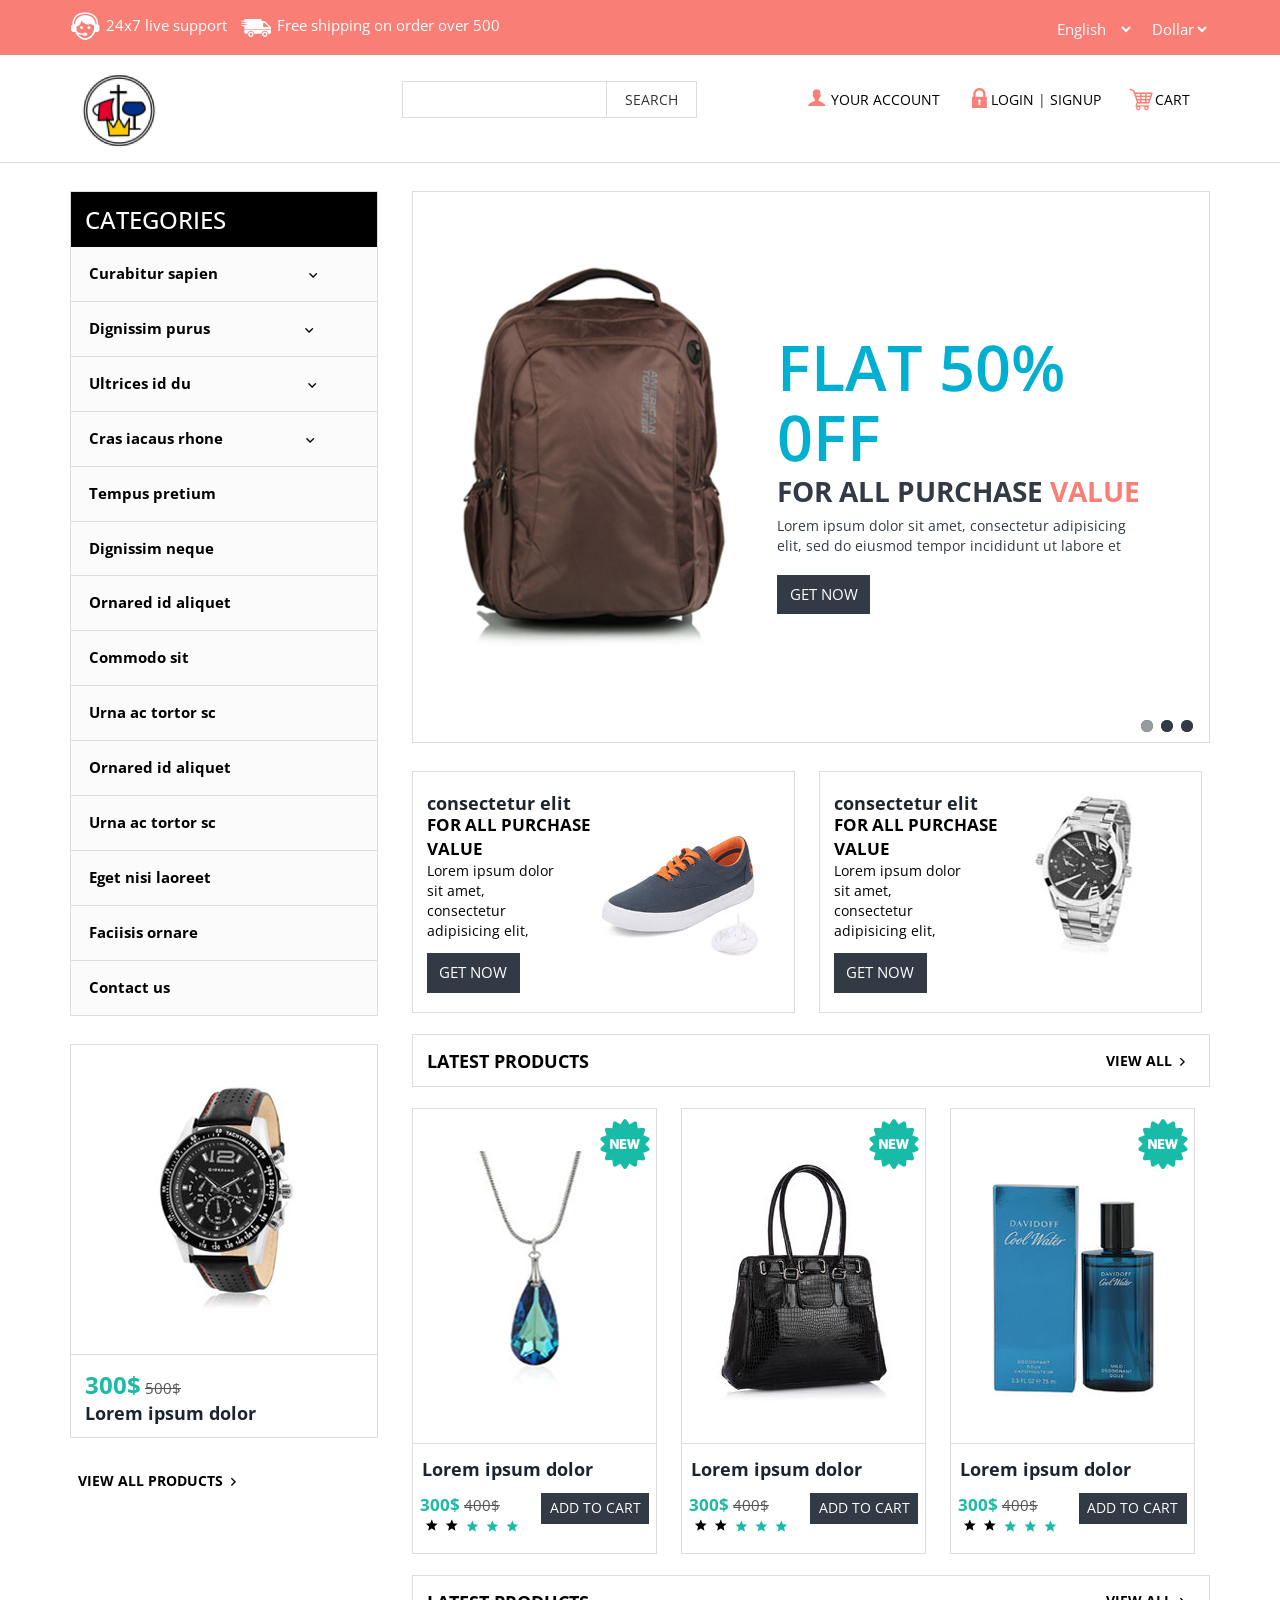
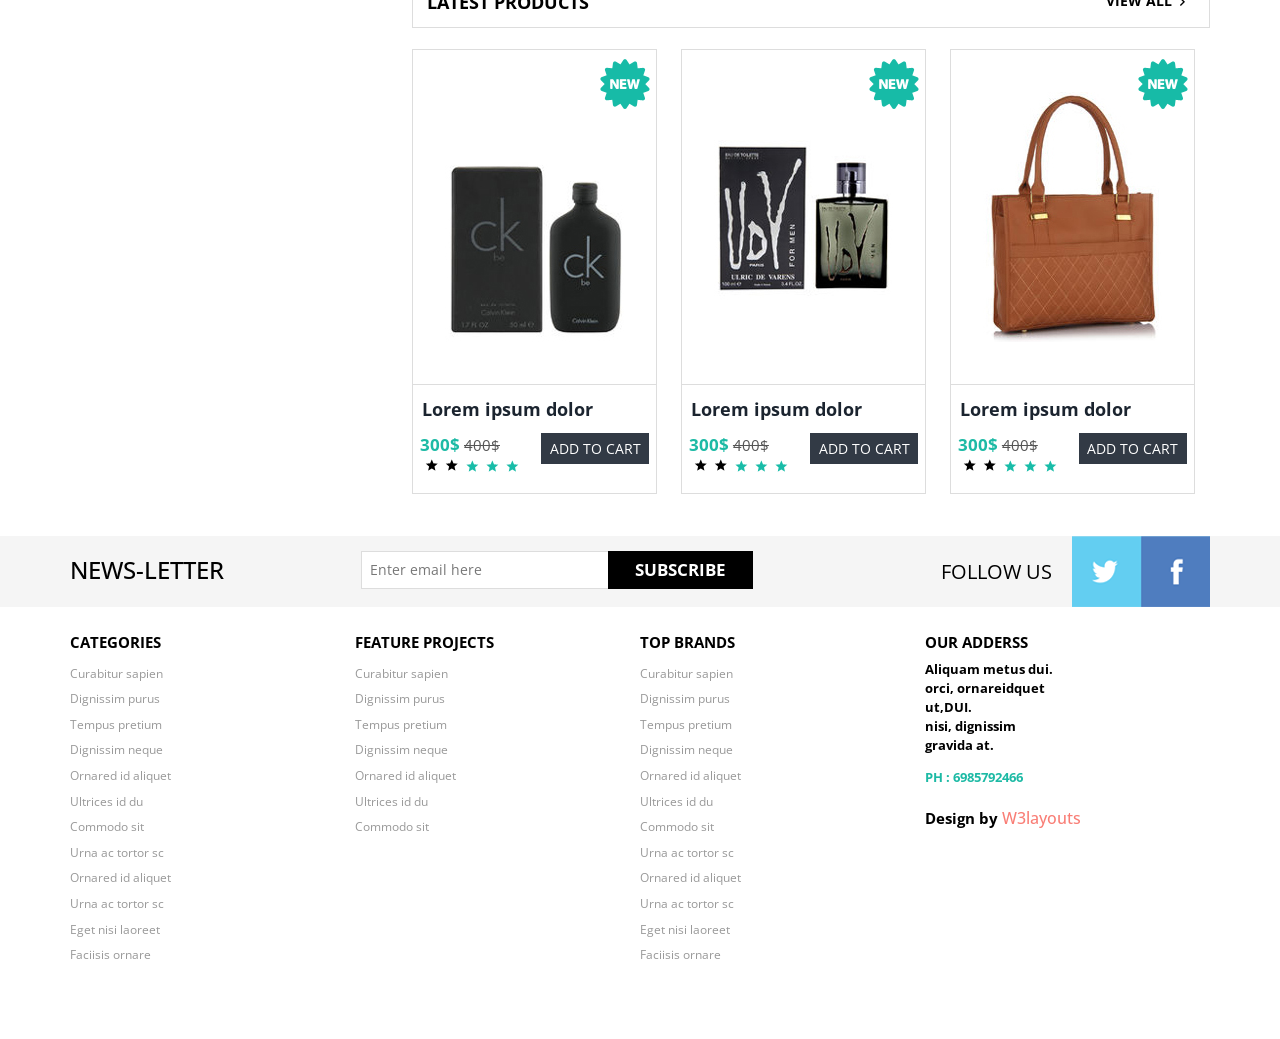
<file: public/template/index.html>
<!--A Design by W3layouts 
Author: W3layout
Author URL: http://w3layouts.com
License: Creative Commons Attribution 3.0 Unported
License URL: http://creativecommons.org/licenses/by/3.0/
-->
<!DOCTYPE html>
<html>

<head>
	<title>Big shope A Ecommerce Category Flat Bootstarp Resposive Website Template | Home :: w3layouts</title>
	<link href="css/bootstrap.css" rel="stylesheet" type="text/css" media="all" />
	<!--theme-style-->
	<link href="css/style.css" rel="stylesheet" type="text/css" media="all" />
	<!--//theme-style-->
	<meta name="viewport" content="width=device-width, initial-scale=1, maximum-scale=1">
	<script
		type="application/x-javascript"> addEventListener("load", function() { setTimeout(hideURLbar, 0); }, false); function hideURLbar(){ window.scrollTo(0,1); } </script>
	<!--fonts-->
	<link href='http://fonts.googleapis.com/css?family=Open+Sans:400,300,600,700,800' rel='stylesheet' type='text/css'>
	<!--//fonts-->
	<script src="js/jquery.min.js"></script>
	<!--script-->
</head>

<body>
	<!--header-->
	<div class="header">
		<div class="top-header">
			<div class="container">
				<div class="top-header-left">
					<ul class="support">
						<li><a href="#"><label> </label></a></li>
						<li><a href="#">24x7 live<span class="live"> support</span></a></li>
					</ul>
					<ul class="support">
						<li class="van"><a href="#"><label> </label></a></li>
						<li><a href="#">Free shipping <span class="live">on order over 500</span></a></li>
					</ul>
					<div class="clearfix"> </div>
				</div>
				<div class="top-header-right">
					<div class="down-top">
						<select class="in-drop">
							<option value="English" class="in-of">English</option>
							<option value="Japanese" class="in-of">Japanese</option>
							<option value="French" class="in-of">French</option>
							<option value="German" class="in-of">German</option>
						</select>
					</div>
					<div class="down-top top-down">
						<select class="in-drop">

							<option value="Dollar" class="in-of">Dollar</option>
							<option value="Yen" class="in-of">Yen</option>
							<option value="Euro" class="in-of">Euro</option>
						</select>
					</div>
					<!---->
					<div class="clearfix"> </div>
				</div>
				<div class="clearfix"> </div>
			</div>
		</div>
		<div class="bottom-header">
			<div class="container">
				<div class="header-bottom-left">
					<div class="logo">
						<a href="index.html"><img src="images/logo.png" alt=" " /></a>
					</div>
					<div class="search">
						<input type="text" value="" onfocus="this.value = '';"
							onblur="if (this.value == '') {this.value = '';}">
						<input type="submit" value="SEARCH">

					</div>
					<div class="clearfix"> </div>
				</div>
				<div class="header-bottom-right">
					<div class="account"><a href="login.html"><span> </span>YOUR ACCOUNT</a></div>
					<ul class="login">
						<li><a href="login.html"><span> </span>LOGIN</a></li> |
						<li><a href="register.html">SIGNUP</a></li>
					</ul>
					<div class="cart"><a href="#"><span> </span>CART</a></div>
					<div class="clearfix"> </div>
				</div>
				<div class="clearfix"> </div>
			</div>
		</div>
	</div>
	<!---->
	<div class="container">
		<div class="shoes-grid">
			<a href="single.html">
				<div class="wrap-in">
					<div class="wmuSlider example1 slide-grid">
						<div class="wmuSliderWrapper">
							<article style="position: absolute; width: 100%; opacity: 0;">
								<div class="banner-matter">
									<div class="col-md-5 banner-bag">
										<img class="img-responsive " src="images/bag.jpg" alt=" " />
									</div>
									<div class="col-md-7 banner-off">
										<h2>FLAT 50% 0FF</h2>
										<label>FOR ALL PURCHASE <b>VALUE</b></label>
										<p>Lorem ipsum dolor sit amet, consectetur adipisicing elit, sed do eiusmod
											tempor incididunt ut labore et </p>
										<span class="on-get">GET NOW</span>
									</div>

									<div class="clearfix"> </div>
								</div>

							</article>
							<article style="position: absolute; width: 100%; opacity: 0;">
								<div class="banner-matter">
									<div class="col-md-5 banner-bag">
										<img class="img-responsive " src="images/bag1.jpg" alt=" " />
									</div>
									<div class="col-md-7 banner-off">
										<h2>FLAT 50% 0FF</h2>
										<label>FOR ALL PURCHASE <b>VALUE</b></label>
										<p>Lorem ipsum dolor sit amet, consectetur adipisicing elit, sed do eiusmod
											tempor incididunt ut labore et </p>
										<span class="on-get">GET NOW</span>
									</div>

									<div class="clearfix"> </div>
								</div>

							</article>
							<article style="position: absolute; width: 100%; opacity: 0;">
								<div class="banner-matter">
									<div class="col-md-5 banner-bag">
										<img class="img-responsive " src="images/bag.jpg" alt=" " />
									</div>
									<div class="col-md-7 banner-off">
										<h2>FLAT 50% 0FF</h2>
										<label>FOR ALL PURCHASE <b>VALUE</b></label>
										<p>Lorem ipsum dolor sit amet, consectetur adipisicing elit, sed do eiusmod
											tempor incididunt ut labore et </p>
										<span class="on-get">GET NOW</span>
									</div>

									<div class="clearfix"> </div>
								</div>

							</article>

						</div>
			</a>
			<ul class="wmuSliderPagination">
				<li><a href="#" class="">0</a></li>
				<li><a href="#" class="">1</a></li>
				<li><a href="#" class="">2</a></li>
			</ul>
			<script src="js/jquery.wmuSlider.js"></script>
			<script>
				$('.example1').wmuSlider();
			</script>
		</div>
	</div>
	</a>
	<!---->
	<div class="shoes-grid-left">
		<a href="single.html">
			<div class="col-md-6 con-sed-grid">

				<div class=" elit-grid">

					<h4>consectetur elit</h4>
					<label>FOR ALL PURCHASE VALUE</label>
					<p>Lorem ipsum dolor sit amet, consectetur adipisicing elit, </p>
					<span class="on-get">GET NOW</span>
				</div>
				<img class="img-responsive shoe-left" src="images/sh.jpg" alt=" " />

				<div class="clearfix"> </div>

			</div>
		</a>
		<a href="single.html">
			<div class="col-md-6 con-sed-grid sed-left-top">
				<div class=" elit-grid">
					<h4>consectetur elit</h4>
					<label>FOR ALL PURCHASE VALUE</label>
					<p>Lorem ipsum dolor sit amet, consectetur adipisicing elit, </p>
					<span class="on-get">GET NOW</span>
				</div>
				<img class="img-responsive shoe-left" src="images/wa.jpg" alt=" " />

				<div class="clearfix"> </div>
			</div>
		</a>
	</div>
	<div class="products">
		<h5 class="latest-product">LATEST PRODUCTS</h5>
		<a class="view-all" href="product.html">VIEW ALL<span> </span></a>
	</div>
	<div class="product-left">
		<div class="col-md-4 chain-grid">
			<a href="single.html"><img class="img-responsive chain" src="images/ch.jpg" alt=" " /></a>
			<span class="star"> </span>
			<div class="grid-chain-bottom">
				<h6><a href="single.html">Lorem ipsum dolor</a></h6>
				<div class="star-price">
					<div class="dolor-grid">
						<span class="actual">300$</span>
						<span class="reducedfrom">400$</span>
						<span class="rating">
							<input type="radio" class="rating-input" id="rating-input-1-5" name="rating-input-1">
							<label for="rating-input-1-5" class="rating-star1"> </label>
							<input type="radio" class="rating-input" id="rating-input-1-4" name="rating-input-1">
							<label for="rating-input-1-4" class="rating-star1"> </label>
							<input type="radio" class="rating-input" id="rating-input-1-3" name="rating-input-1">
							<label for="rating-input-1-3" class="rating-star"> </label>
							<input type="radio" class="rating-input" id="rating-input-1-2" name="rating-input-1">
							<label for="rating-input-1-2" class="rating-star"> </label>
							<input type="radio" class="rating-input" id="rating-input-1-1" name="rating-input-1">
							<label for="rating-input-1-1" class="rating-star"> </label>
						</span>
					</div>
					<a class="now-get get-cart" href="#">ADD TO CART</a>
					<div class="clearfix"> </div>
				</div>
			</div>
		</div>
		<div class="col-md-4 chain-grid">
			<a href="single.html"><img class="img-responsive chain" src="images/ba.jpg" alt=" " /></a>
			<span class="star"> </span>
			<div class="grid-chain-bottom">
				<h6><a href="single.html">Lorem ipsum dolor</a></h6>
				<div class="star-price">
					<div class="dolor-grid">
						<span class="actual">300$</span>
						<span class="reducedfrom">400$</span>
						<span class="rating">
							<input type="radio" class="rating-input" id="rating-input-1-5" name="rating-input-1">
							<label for="rating-input-1-5" class="rating-star1"> </label>
							<input type="radio" class="rating-input" id="rating-input-1-4" name="rating-input-1">
							<label for="rating-input-1-4" class="rating-star1"> </label>
							<input type="radio" class="rating-input" id="rating-input-1-3" name="rating-input-1">
							<label for="rating-input-1-3" class="rating-star"> </label>
							<input type="radio" class="rating-input" id="rating-input-1-2" name="rating-input-1">
							<label for="rating-input-1-2" class="rating-star"> </label>
							<input type="radio" class="rating-input" id="rating-input-1-1" name="rating-input-1">
							<label for="rating-input-1-1" class="rating-star"> </label>
						</span>
					</div>
					<a class="now-get get-cart" href="#">ADD TO CART</a>
					<div class="clearfix"> </div>
				</div>
			</div>
		</div>
		<div class="col-md-4 chain-grid grid-top-chain">
			<a href="single.html"><img class="img-responsive chain" src="images/bo.jpg" alt=" " /></a>
			<span class="star"> </span>
			<div class="grid-chain-bottom">
				<h6><a href="single.html">Lorem ipsum dolor</a></h6>
				<div class="star-price">
					<div class="dolor-grid">
						<span class="actual">300$</span>
						<span class="reducedfrom">400$</span>
						<span class="rating">
							<input type="radio" class="rating-input" id="rating-input-1-5" name="rating-input-1">
							<label for="rating-input-1-5" class="rating-star1"> </label>
							<input type="radio" class="rating-input" id="rating-input-1-4" name="rating-input-1">
							<label for="rating-input-1-4" class="rating-star1"> </label>
							<input type="radio" class="rating-input" id="rating-input-1-3" name="rating-input-1">
							<label for="rating-input-1-3" class="rating-star"> </label>
							<input type="radio" class="rating-input" id="rating-input-1-2" name="rating-input-1">
							<label for="rating-input-1-2" class="rating-star"> </label>
							<input type="radio" class="rating-input" id="rating-input-1-1" name="rating-input-1">
							<label for="rating-input-1-1" class="rating-star"> </label>
						</span>
					</div>
					<a class="now-get get-cart" href="#">ADD TO CART</a>
					<div class="clearfix"> </div>
				</div>
			</div>
		</div>
		<div class="clearfix"> </div>
	</div>
	<div class="products">
		<h5 class="latest-product">LATEST PRODUCTS</h5>
		<a class="view-all" href="product.html">VIEW ALL<span> </span></a>
	</div>
	<div class="product-left">
		<div class="col-md-4 chain-grid">
			<a href="single.html"><img class="img-responsive chain" src="images/bott.jpg" alt=" " /></a>
			<span class="star"> </span>
			<div class="grid-chain-bottom">
				<h6><a href="single.html">Lorem ipsum dolor</a></h6>
				<div class="star-price">
					<div class="dolor-grid">
						<span class="actual">300$</span>
						<span class="reducedfrom">400$</span>
						<span class="rating">
							<input type="radio" class="rating-input" id="rating-input-1-5" name="rating-input-1">
							<label for="rating-input-1-5" class="rating-star1"> </label>
							<input type="radio" class="rating-input" id="rating-input-1-4" name="rating-input-1">
							<label for="rating-input-1-4" class="rating-star1"> </label>
							<input type="radio" class="rating-input" id="rating-input-1-3" name="rating-input-1">
							<label for="rating-input-1-3" class="rating-star"> </label>
							<input type="radio" class="rating-input" id="rating-input-1-2" name="rating-input-1">
							<label for="rating-input-1-2" class="rating-star"> </label>
							<input type="radio" class="rating-input" id="rating-input-1-1" name="rating-input-1">
							<label for="rating-input-1-1" class="rating-star"> </label>
						</span>
					</div>
					<a class="now-get get-cart" href="#">ADD TO CART</a>
					<div class="clearfix"> </div>
				</div>
			</div>
		</div>
		<div class="col-md-4 chain-grid">
			<a href="single.html"><img class="img-responsive chain" src="images/bottle.jpg" alt=" " /></a>
			<span class="star"> </span>
			<div class="grid-chain-bottom">
				<h6><a href="single.html">Lorem ipsum dolor</a></h6>
				<div class="star-price">
					<div class="dolor-grid">
						<span class="actual">300$</span>
						<span class="reducedfrom">400$</span>
						<span class="rating">
							<input type="radio" class="rating-input" id="rating-input-1-5" name="rating-input-1">
							<label for="rating-input-1-5" class="rating-star1"> </label>
							<input type="radio" class="rating-input" id="rating-input-1-4" name="rating-input-1">
							<label for="rating-input-1-4" class="rating-star1"> </label>
							<input type="radio" class="rating-input" id="rating-input-1-3" name="rating-input-1">
							<label for="rating-input-1-3" class="rating-star"> </label>
							<input type="radio" class="rating-input" id="rating-input-1-2" name="rating-input-1">
							<label for="rating-input-1-2" class="rating-star"> </label>
							<input type="radio" class="rating-input" id="rating-input-1-1" name="rating-input-1">
							<label for="rating-input-1-1" class="rating-star"> </label>
						</span>
					</div>
					<a class="now-get get-cart" href="#">ADD TO CART</a>
					<div class="clearfix"> </div>
				</div>
			</div>
		</div>
		<div class="col-md-4 chain-grid grid-top-chain">
			<a href="single.html"><img class="img-responsive chain" src="images/baa.jpg" alt=" " /></a>
			<span class="star"> </span>
			<div class="grid-chain-bottom">
				<h6><a href="single.html">Lorem ipsum dolor</a></h6>
				<div class="star-price">
					<div class="dolor-grid">
						<span class="actual">300$</span>
						<span class="reducedfrom">400$</span>
						<span class="rating">
							<input type="radio" class="rating-input" id="rating-input-1-5" name="rating-input-1">
							<label for="rating-input-1-5" class="rating-star1"> </label>
							<input type="radio" class="rating-input" id="rating-input-1-4" name="rating-input-1">
							<label for="rating-input-1-4" class="rating-star1"> </label>
							<input type="radio" class="rating-input" id="rating-input-1-3" name="rating-input-1">
							<label for="rating-input-1-3" class="rating-star"> </label>
							<input type="radio" class="rating-input" id="rating-input-1-2" name="rating-input-1">
							<label for="rating-input-1-2" class="rating-star"> </label>
							<input type="radio" class="rating-input" id="rating-input-1-1" name="rating-input-1">
							<label for="rating-input-1-1" class="rating-star"> </label>
						</span>
					</div>
					<a class="now-get get-cart" href="#">ADD TO CART</a>
					<div class="clearfix"> </div>
				</div>
			</div>
		</div>
		<div class="clearfix"> </div>
	</div>
	<div class="clearfix"> </div>
	</div>
	<div class="sub-cate">
		<div class=" top-nav rsidebar span_1_of_left">
			<h3 class="cate">CATEGORIES</h3>
			<ul class="menu">
				<li class="item1"><a href="#">Curabitur sapien<img class="arrow-img" src="images/arrow1.png" alt="" />
					</a>
					<ul class="cute">
						<li class="subitem1"><a href="product.html">Cute Kittens </a></li>
						<li class="subitem2"><a href="product.html">Strange Stuff </a></li>
						<li class="subitem3"><a href="product.html">Automatic Fails </a></li>
					</ul>
				</li>
				<li class="item2"><a href="#">Dignissim purus <img class="arrow-img " src="images/arrow1.png"
							alt="" /></a>
					<ul class="cute">
						<li class="subitem1"><a href="product.html">Cute Kittens </a></li>
						<li class="subitem2"><a href="product.html">Strange Stuff </a></li>
						<li class="subitem3"><a href="product.html">Automatic Fails </a></li>
					</ul>
				</li>
				<li class="item3"><a href="#">Ultrices id du<img class="arrow-img img-arrow" src="images/arrow1.png"
							alt="" /> </a>
					<ul class="cute">
						<li class="subitem1"><a href="product.html">Cute Kittens </a></li>
						<li class="subitem2"><a href="product.html">Strange Stuff </a></li>
						<li class="subitem3"><a href="product.html">Automatic Fails</a></li>
					</ul>
				</li>
				<li class="item4"><a href="#">Cras iacaus rhone <img class="arrow-img img-left-arrow"
							src="images/arrow1.png" alt="" /></a>
					<ul class="cute">
						<li class="subitem1"><a href="product.html">Cute Kittens </a></li>
						<li class="subitem2"><a href="product.html">Strange Stuff </a></li>
						<li class="subitem3"><a href="product.html">Automatic Fails </a></li>
					</ul>
				</li>
				<li>
					<ul class="kid-menu">
						<li><a href="product.html">Tempus pretium</a></li>
						<li><a href="product.html">Dignissim neque</a></li>
						<li><a href="product.html">Ornared id aliquet</a></li>
					</ul>
				</li>
				<ul class="kid-menu ">
					<li><a href="product.html">Commodo sit</a></li>
					<li><a href="product.html">Urna ac tortor sc</a></li>
					<li><a href="product.html">Ornared id aliquet</a></li>
					<li><a href="product.html">Urna ac tortor sc</a></li>
					<li><a href="product.html">Eget nisi laoreet</a></li>
					<li><a href="product.html">Faciisis ornare</a></li>
					<li class="menu-kid-left"><a href="contact.html">Contact us</a></li>
				</ul>
			</ul>
		</div>
		<!--initiate accordion-->
		<script type="text/javascript">
			$(function () {
				var menu_ul = $('.menu > li > ul'),
					menu_a = $('.menu > li > a');
				menu_ul.hide();
				menu_a.click(function (e) {
					e.preventDefault();
					if (!$(this).hasClass('active')) {
						menu_a.removeClass('active');
						menu_ul.filter(':visible').slideUp('normal');
						$(this).addClass('active').next().stop(true, true).slideDown('normal');
					} else {
						$(this).removeClass('active');
						$(this).next().stop(true, true).slideUp('normal');
					}
				});

			});
		</script>
		<div class=" chain-grid menu-chain">
			<a href="single.html"><img class="img-responsive chain" src="images/wat.jpg" alt=" " /></a>
			<div class="grid-chain-bottom chain-watch">
				<span class="actual dolor-left-grid">300$</span>
				<span class="reducedfrom">500$</span>
				<h6><a href="single.html">Lorem ipsum dolor</a></h6>
			</div>
		</div>
		<a class="view-all all-product" href="product.html">VIEW ALL PRODUCTS<span> </span></a>
	</div>
	<div class="clearfix"> </div>
	</div>

	<!---->
	<div class="footer">
		<div class="footer-top">
			<div class="container">
				<div class="latter">
					<h6>NEWS-LETTER</h6>
					<div class="sub-left-right">
						<form>
							<input type="text" value="Enter email here" onfocus="this.value = '';"
								onblur="if (this.value == '') {this.value = 'Enter email here';}" />
							<input type="submit" value="SUBSCRIBE" />
						</form>
					</div>
					<div class="clearfix"> </div>
				</div>
				<div class="latter-right">
					<p>FOLLOW US</p>
					<ul class="face-in-to">
						<li><a href="#"><span> </span></a></li>
						<li><a href="#"><span class="facebook-in"> </span></a></li>
						<div class="clearfix"> </div>
					</ul>
					<div class="clearfix"> </div>
				</div>
				<div class="clearfix"> </div>
			</div>
		</div>
		<div class="footer-bottom">
			<div class="container">
				<div class="footer-bottom-cate">
					<h6>CATEGORIES</h6>
					<ul>
						<li><a href="#">Curabitur sapien</a></li>
						<li><a href="#">Dignissim purus</a></li>
						<li><a href="#">Tempus pretium</a></li>
						<li><a href="#">Dignissim neque</a></li>
						<li><a href="#">Ornared id aliquet</a></li>
						<li><a href="#">Ultrices id du</a></li>
						<li><a href="#">Commodo sit</a></li>
						<li><a href="#">Urna ac tortor sc</a></li>
						<li><a href="#">Ornared id aliquet</a></li>
						<li><a href="#">Urna ac tortor sc</a></li>
						<li><a href="#">Eget nisi laoreet</a></li>
						<li><a href="#">Faciisis ornare</a></li>
					</ul>
				</div>
				<div class="footer-bottom-cate bottom-grid-cat">
					<h6>FEATURE PROJECTS</h6>
					<ul>
						<li><a href="#">Curabitur sapien</a></li>
						<li><a href="#">Dignissim purus</a></li>
						<li><a href="#">Tempus pretium</a></li>
						<li><a href="#">Dignissim neque</a></li>
						<li><a href="#">Ornared id aliquet</a></li>
						<li><a href="#">Ultrices id du</a></li>
						<li><a href="#">Commodo sit</a></li>
					</ul>
				</div>
				<div class="footer-bottom-cate">
					<h6>TOP BRANDS</h6>
					<ul>
						<li><a href="#">Curabitur sapien</a></li>
						<li><a href="#">Dignissim purus</a></li>
						<li><a href="#">Tempus pretium</a></li>
						<li><a href="#">Dignissim neque</a></li>
						<li><a href="#">Ornared id aliquet</a></li>
						<li><a href="#">Ultrices id du</a></li>
						<li><a href="#">Commodo sit</a></li>
						<li><a href="#">Urna ac tortor sc</a></li>
						<li><a href="#">Ornared id aliquet</a></li>
						<li><a href="#">Urna ac tortor sc</a></li>
						<li><a href="#">Eget nisi laoreet</a></li>
						<li><a href="#">Faciisis ornare</a></li>
					</ul>
				</div>
				<div class="footer-bottom-cate cate-bottom">
					<h6>OUR ADDERSS</h6>
					<ul>
						<li>Aliquam metus dui. </li>
						<li>orci, ornareidquet</li>
						<li> ut,DUI.</li>
						<li>nisi, dignissim</li>
						<li>gravida at.</li>
						<li class="phone">PH : 6985792466</li>
						<li class="temp">
							<p class="footer-class">Design by <a href="http://w3layouts.com/"
									target="_blank">W3layouts</a> </p>
						</li>
					</ul>
				</div>
				<div class="clearfix"> </div>
			</div>
		</div>
	</div>
</body>

</html>
</file>
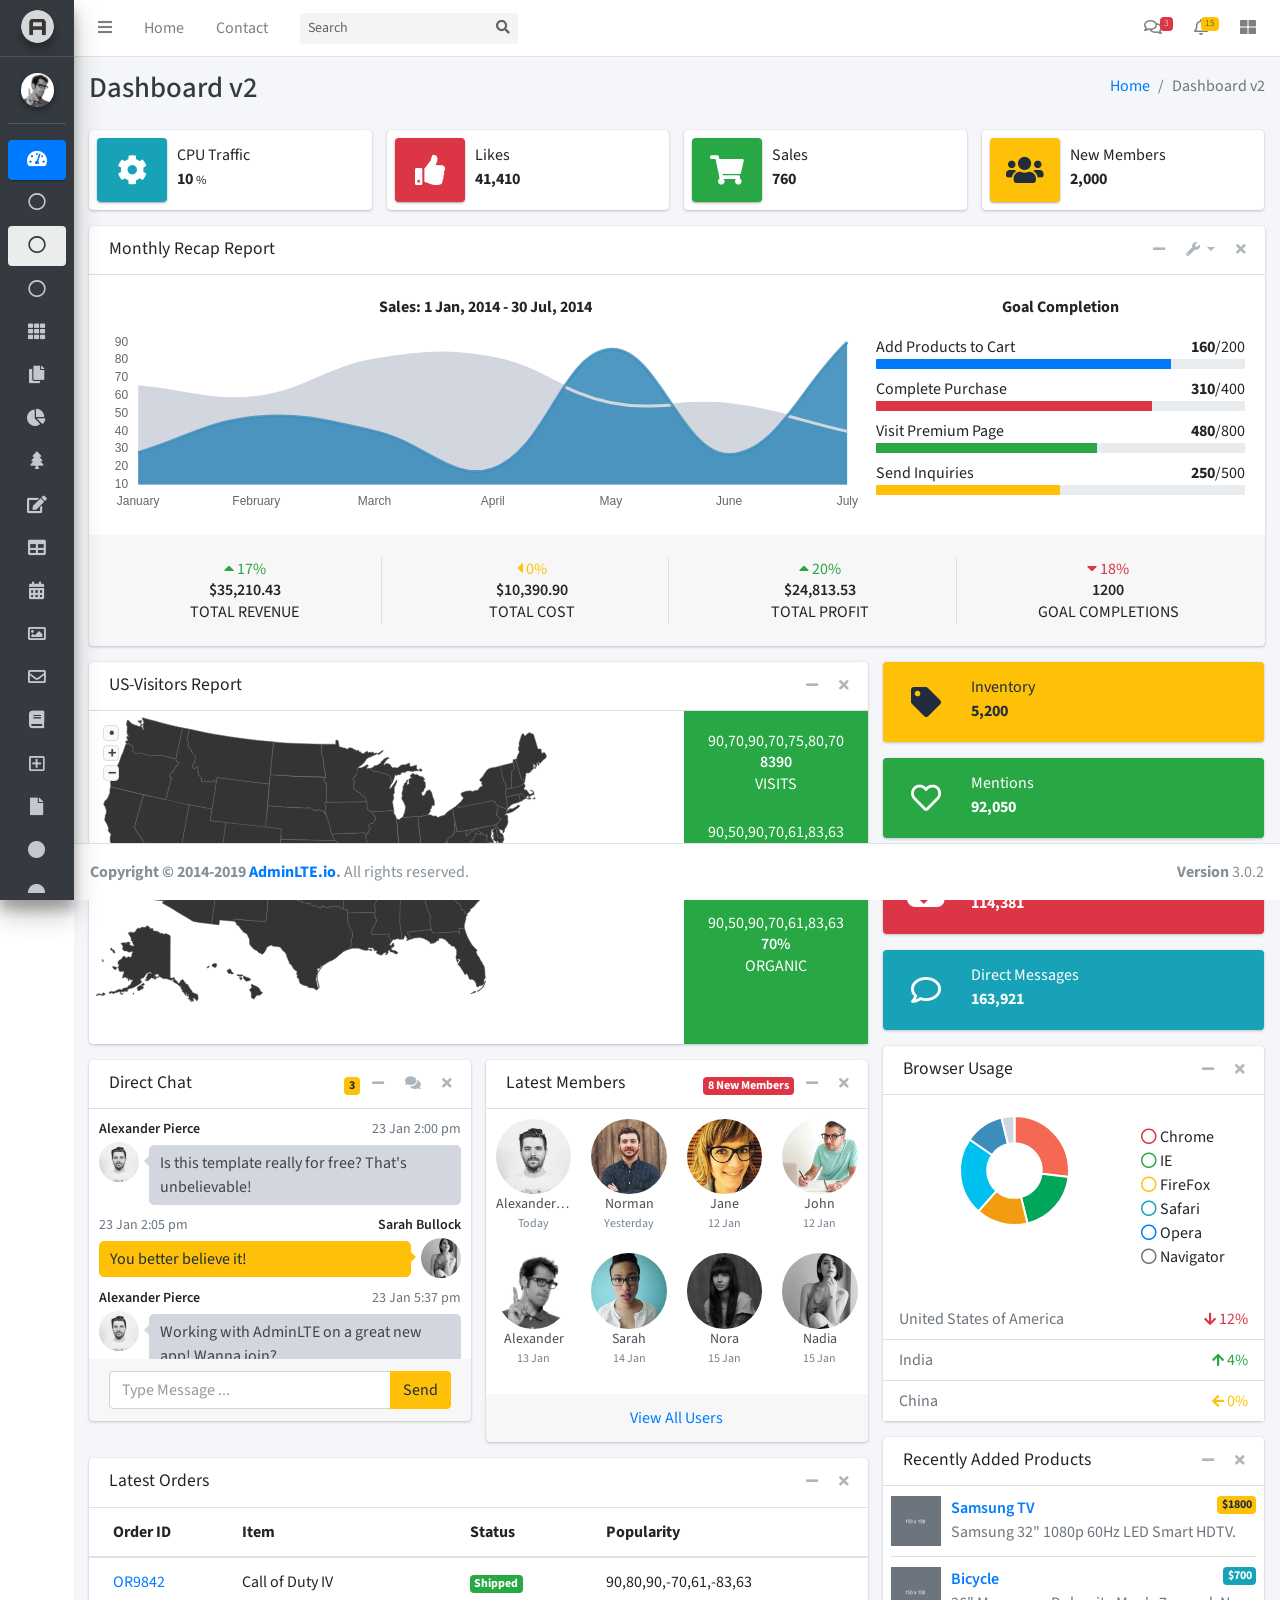
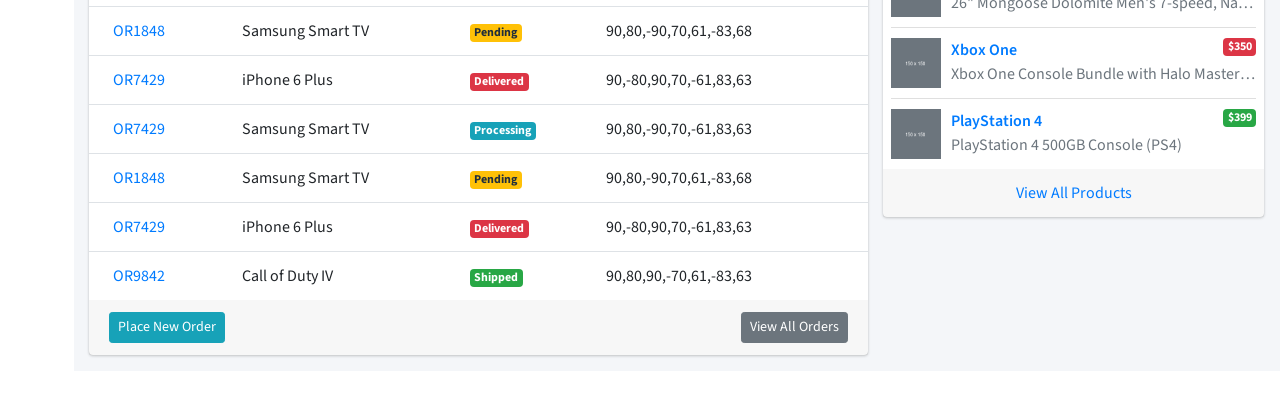
<file: public/adminlte/index2.html>
<!DOCTYPE html>
<html lang="en">
<head>
  <meta charset="utf-8">
  <meta name="viewport" content="width=device-width, initial-scale=1">
  <meta http-equiv="x-ua-compatible" content="ie=edge">

  <title>AdminLTE 3 | Dashboard 2</title>

  <!-- Font Awesome Icons -->
  <link rel="stylesheet" href="plugins/fontawesome-free/css/all.min.css">
  <!-- overlayScrollbars -->
  <link rel="stylesheet" href="plugins/overlayScrollbars/css/OverlayScrollbars.min.css">
  <!-- Theme style -->
  <link rel="stylesheet" href="dist/css/adminlte.min.css">
  <!-- Google Font: Source Sans Pro -->
  <link href="https://fonts.googleapis.com/css?family=Source+Sans+Pro:300,400,400i,700" rel="stylesheet">
</head>
<body class="hold-transition sidebar-mini layout-fixed layout-navbar-fixed layout-footer-fixed">
<div class="wrapper">
  <!-- Navbar -->
  <nav class="main-header navbar navbar-expand navbar-white navbar-light">
    <!-- Left navbar links -->
    <ul class="navbar-nav">
      <li class="nav-item">
        <a class="nav-link" data-widget="pushmenu" href="#"><i class="fas fa-bars"></i></a>
      </li>
      <li class="nav-item d-none d-sm-inline-block">
        <a href="index3.html" class="nav-link">Home</a>
      </li>
      <li class="nav-item d-none d-sm-inline-block">
        <a href="#" class="nav-link">Contact</a>
      </li>
    </ul>

    <!-- SEARCH FORM -->
    <form class="form-inline ml-3">
      <div class="input-group input-group-sm">
        <input class="form-control form-control-navbar" type="search" placeholder="Search" aria-label="Search">
        <div class="input-group-append">
          <button class="btn btn-navbar" type="submit">
            <i class="fas fa-search"></i>
          </button>
        </div>
      </div>
    </form>

    <!-- Right navbar links -->
    <ul class="navbar-nav ml-auto">
      <!-- Messages Dropdown Menu -->
      <li class="nav-item dropdown">
        <a class="nav-link" data-toggle="dropdown" href="#">
          <i class="far fa-comments"></i>
          <span class="badge badge-danger navbar-badge">3</span>
        </a>
        <div class="dropdown-menu dropdown-menu-lg dropdown-menu-right">
          <a href="#" class="dropdown-item">
            <!-- Message Start -->
            <div class="media">
              <img src="dist/img/user1-128x128.jpg" alt="User Avatar" class="img-size-50 mr-3 img-circle">
              <div class="media-body">
                <h3 class="dropdown-item-title">
                  Brad Diesel
                  <span class="float-right text-sm text-danger"><i class="fas fa-star"></i></span>
                </h3>
                <p class="text-sm">Call me whenever you can...</p>
                <p class="text-sm text-muted"><i class="far fa-clock mr-1"></i> 4 Hours Ago</p>
              </div>
            </div>
            <!-- Message End -->
          </a>
          <div class="dropdown-divider"></div>
          <a href="#" class="dropdown-item">
            <!-- Message Start -->
            <div class="media">
              <img src="dist/img/user8-128x128.jpg" alt="User Avatar" class="img-size-50 img-circle mr-3">
              <div class="media-body">
                <h3 class="dropdown-item-title">
                  John Pierce
                  <span class="float-right text-sm text-muted"><i class="fas fa-star"></i></span>
                </h3>
                <p class="text-sm">I got your message bro</p>
                <p class="text-sm text-muted"><i class="far fa-clock mr-1"></i> 4 Hours Ago</p>
              </div>
            </div>
            <!-- Message End -->
          </a>
          <div class="dropdown-divider"></div>
          <a href="#" class="dropdown-item">
            <!-- Message Start -->
            <div class="media">
              <img src="dist/img/user3-128x128.jpg" alt="User Avatar" class="img-size-50 img-circle mr-3">
              <div class="media-body">
                <h3 class="dropdown-item-title">
                  Nora Silvester
                  <span class="float-right text-sm text-warning"><i class="fas fa-star"></i></span>
                </h3>
                <p class="text-sm">The subject goes here</p>
                <p class="text-sm text-muted"><i class="far fa-clock mr-1"></i> 4 Hours Ago</p>
              </div>
            </div>
            <!-- Message End -->
          </a>
          <div class="dropdown-divider"></div>
          <a href="#" class="dropdown-item dropdown-footer">See All Messages</a>
        </div>
      </li>
      <!-- Notifications Dropdown Menu -->
      <li class="nav-item dropdown">
        <a class="nav-link" data-toggle="dropdown" href="#">
          <i class="far fa-bell"></i>
          <span class="badge badge-warning navbar-badge">15</span>
        </a>
        <div class="dropdown-menu dropdown-menu-lg dropdown-menu-right">
          <span class="dropdown-item dropdown-header">15 Notifications</span>
          <div class="dropdown-divider"></div>
          <a href="#" class="dropdown-item">
            <i class="fas fa-envelope mr-2"></i> 4 new messages
            <span class="float-right text-muted text-sm">3 mins</span>
          </a>
          <div class="dropdown-divider"></div>
          <a href="#" class="dropdown-item">
            <i class="fas fa-users mr-2"></i> 8 friend requests
            <span class="float-right text-muted text-sm">12 hours</span>
          </a>
          <div class="dropdown-divider"></div>
          <a href="#" class="dropdown-item">
            <i class="fas fa-file mr-2"></i> 3 new reports
            <span class="float-right text-muted text-sm">2 days</span>
          </a>
          <div class="dropdown-divider"></div>
          <a href="#" class="dropdown-item dropdown-footer">See All Notifications</a>
        </div>
      </li>
      <li class="nav-item">
        <a class="nav-link" data-widget="control-sidebar" data-slide="true" href="#"><i
            class="fas fa-th-large"></i></a>
      </li>
    </ul>
  </nav>
  <!-- /.navbar -->

  <!-- Main Sidebar Container -->
  <aside class="main-sidebar sidebar-dark-primary elevation-4">
    <!-- Brand Logo -->
    <a href="index3.html" class="brand-link">
      <img src="dist/img/AdminLTELogo.png" alt="AdminLTE Logo" class="brand-image img-circle elevation-3"
           style="opacity: .8">
      <span class="brand-text font-weight-light">AdminLTE 3</span>
    </a>

    <!-- Sidebar -->
    <div class="sidebar">
      <!-- Sidebar user panel (optional) -->
      <div class="user-panel mt-3 pb-3 mb-3 d-flex">
        <div class="image">
          <img src="dist/img/user2-160x160.jpg" class="img-circle elevation-2" alt="User Image">
        </div>
        <div class="info">
          <a href="#" class="d-block">Alexander Pierce</a>
        </div>
      </div>

      <!-- Sidebar Menu -->
      <nav class="mt-2">
        <ul class="nav nav-pills nav-sidebar flex-column" data-widget="treeview" role="menu" data-accordion="false">
          <!-- Add icons to the links using the .nav-icon class
               with font-awesome or any other icon font library -->
          <li class="nav-item has-treeview menu-open">
            <a href="#" class="nav-link active">
              <i class="nav-icon fas fa-tachometer-alt"></i>
              <p>
                Dashboard
                <i class="right fas fa-angle-left"></i>
              </p>
            </a>
            <ul class="nav nav-treeview">
              <li class="nav-item">
                <a href="./index.html" class="nav-link">
                  <i class="far fa-circle nav-icon"></i>
                  <p>Dashboard v1</p>
                </a>
              </li>
              <li class="nav-item">
                <a href="./index2.html" class="nav-link active">
                  <i class="far fa-circle nav-icon"></i>
                  <p>Dashboard v2</p>
                </a>
              </li>
              <li class="nav-item">
                <a href="./index3.html" class="nav-link">
                  <i class="far fa-circle nav-icon"></i>
                  <p>Dashboard v3</p>
                </a>
              </li>
            </ul>
          </li>
          <li class="nav-item">
            <a href="pages/widgets.html" class="nav-link">
              <i class="nav-icon fas fa-th"></i>
              <p>
                Widgets
                <span class="right badge badge-danger">New</span>
              </p>
            </a>
          </li>
          <li class="nav-item has-treeview">
            <a href="#" class="nav-link">
              <i class="nav-icon fas fa-copy"></i>
              <p>
                Layout Options
                <i class="fas fa-angle-left right"></i>
                <span class="badge badge-info right">6</span>
              </p>
            </a>
            <ul class="nav nav-treeview">
              <li class="nav-item">
                <a href="pages/layout/top-nav.html" class="nav-link">
                  <i class="far fa-circle nav-icon"></i>
                  <p>Top Navigation</p>
                </a>
              </li>
              <li class="nav-item">
                <a href="pages/layout/top-nav-sidebar.html" class="nav-link">
                  <i class="far fa-circle nav-icon"></i>
                  <p>Top Navigation + Sidebar</p>
                </a>
              </li>
              <li class="nav-item">
                <a href="pages/layout/boxed.html" class="nav-link">
                  <i class="far fa-circle nav-icon"></i>
                  <p>Boxed</p>
                </a>
              </li>
              <li class="nav-item">
                <a href="pages/layout/fixed-sidebar.html" class="nav-link">
                  <i class="far fa-circle nav-icon"></i>
                  <p>Fixed Sidebar</p>
                </a>
              </li>
              <li class="nav-item">
                <a href="pages/layout/fixed-topnav.html" class="nav-link">
                  <i class="far fa-circle nav-icon"></i>
                  <p>Fixed Navbar</p>
                </a>
              </li>
              <li class="nav-item">
                <a href="pages/layout/fixed-footer.html" class="nav-link">
                  <i class="far fa-circle nav-icon"></i>
                  <p>Fixed Footer</p>
                </a>
              </li>
              <li class="nav-item">
                <a href="pages/layout/collapsed-sidebar.html" class="nav-link">
                  <i class="far fa-circle nav-icon"></i>
                  <p>Collapsed Sidebar</p>
                </a>
              </li>
            </ul>
          </li>
          <li class="nav-item has-treeview">
            <a href="#" class="nav-link">
              <i class="nav-icon fas fa-chart-pie"></i>
              <p>
                Charts
                <i class="right fas fa-angle-left"></i>
              </p>
            </a>
            <ul class="nav nav-treeview">
              <li class="nav-item">
                <a href="pages/charts/chartjs.html" class="nav-link">
                  <i class="far fa-circle nav-icon"></i>
                  <p>ChartJS</p>
                </a>
              </li>
              <li class="nav-item">
                <a href="pages/charts/flot.html" class="nav-link">
                  <i class="far fa-circle nav-icon"></i>
                  <p>Flot</p>
                </a>
              </li>
              <li class="nav-item">
                <a href="pages/charts/inline.html" class="nav-link">
                  <i class="far fa-circle nav-icon"></i>
                  <p>Inline</p>
                </a>
              </li>
            </ul>
          </li>
          <li class="nav-item has-treeview">
            <a href="#" class="nav-link">
              <i class="nav-icon fas fa-tree"></i>
              <p>
                UI Elements
                <i class="fas fa-angle-left right"></i>
              </p>
            </a>
            <ul class="nav nav-treeview">
              <li class="nav-item">
                <a href="pages/UI/general.html" class="nav-link">
                  <i class="far fa-circle nav-icon"></i>
                  <p>General</p>
                </a>
              </li>
              <li class="nav-item">
                <a href="pages/UI/icons.html" class="nav-link">
                  <i class="far fa-circle nav-icon"></i>
                  <p>Icons</p>
                </a>
              </li>
              <li class="nav-item">
                <a href="pages/UI/buttons.html" class="nav-link">
                  <i class="far fa-circle nav-icon"></i>
                  <p>Buttons</p>
                </a>
              </li>
              <li class="nav-item">
                <a href="pages/UI/sliders.html" class="nav-link">
                  <i class="far fa-circle nav-icon"></i>
                  <p>Sliders</p>
                </a>
              </li>
              <li class="nav-item">
                <a href="pages/UI/modals.html" class="nav-link">
                  <i class="far fa-circle nav-icon"></i>
                  <p>Modals & Alerts</p>
                </a>
              </li>
              <li class="nav-item">
                <a href="pages/UI/navbar.html" class="nav-link">
                  <i class="far fa-circle nav-icon"></i>
                  <p>Navbar & Tabs</p>
                </a>
              </li>
              <li class="nav-item">
                <a href="pages/UI/timeline.html" class="nav-link">
                  <i class="far fa-circle nav-icon"></i>
                  <p>Timeline</p>
                </a>
              </li>
              <li class="nav-item">
                <a href="pages/UI/ribbons.html" class="nav-link">
                  <i class="far fa-circle nav-icon"></i>
                  <p>Ribbons</p>
                </a>
              </li>
            </ul>
          </li>
          <li class="nav-item has-treeview">
            <a href="#" class="nav-link">
              <i class="nav-icon fas fa-edit"></i>
              <p>
                Forms
                <i class="fas fa-angle-left right"></i>
              </p>
            </a>
            <ul class="nav nav-treeview">
              <li class="nav-item">
                <a href="pages/forms/general.html" class="nav-link">
                  <i class="far fa-circle nav-icon"></i>
                  <p>General Elements</p>
                </a>
              </li>
              <li class="nav-item">
                <a href="pages/forms/advanced.html" class="nav-link">
                  <i class="far fa-circle nav-icon"></i>
                  <p>Advanced Elements</p>
                </a>
              </li>
              <li class="nav-item">
                <a href="pages/forms/editors.html" class="nav-link">
                  <i class="far fa-circle nav-icon"></i>
                  <p>Editors</p>
                </a>
              </li>
              <li class="nav-item">
                <a href="pages/forms/validation.html" class="nav-link">
                  <i class="far fa-circle nav-icon"></i>
                  <p>Validation</p>
                </a>
              </li>
            </ul>
          </li>
          <li class="nav-item has-treeview">
            <a href="#" class="nav-link">
              <i class="nav-icon fas fa-table"></i>
              <p>
                Tables
                <i class="fas fa-angle-left right"></i>
              </p>
            </a>
            <ul class="nav nav-treeview">
              <li class="nav-item">
                <a href="pages/tables/simple.html" class="nav-link">
                  <i class="far fa-circle nav-icon"></i>
                  <p>Simple Tables</p>
                </a>
              </li>
              <li class="nav-item">
                <a href="pages/tables/data.html" class="nav-link">
                  <i class="far fa-circle nav-icon"></i>
                  <p>DataTables</p>
                </a>
              </li>
              <li class="nav-item">
                <a href="pages/tables/jsgrid.html" class="nav-link">
                  <i class="far fa-circle nav-icon"></i>
                  <p>jsGrid</p>
                </a>
              </li>
            </ul>
          </li>
          <li class="nav-header">EXAMPLES</li>
          <li class="nav-item">
            <a href="pages/calendar.html" class="nav-link">
              <i class="nav-icon fas fa-calendar-alt"></i>
              <p>
                Calendar
                <span class="badge badge-info right">2</span>
              </p>
            </a>
          </li>
          <li class="nav-item">
            <a href="pages/gallery.html" class="nav-link">
              <i class="nav-icon far fa-image"></i>
              <p>
                Gallery
              </p>
            </a>
          </li>
          <li class="nav-item has-treeview">
            <a href="#" class="nav-link">
              <i class="nav-icon far fa-envelope"></i>
              <p>
                Mailbox
                <i class="fas fa-angle-left right"></i>
              </p>
            </a>
            <ul class="nav nav-treeview">
              <li class="nav-item">
                <a href="pages/mailbox/mailbox.html" class="nav-link">
                  <i class="far fa-circle nav-icon"></i>
                  <p>Inbox</p>
                </a>
              </li>
              <li class="nav-item">
                <a href="pages/mailbox/compose.html" class="nav-link">
                  <i class="far fa-circle nav-icon"></i>
                  <p>Compose</p>
                </a>
              </li>
              <li class="nav-item">
                <a href="pages/mailbox/read-mail.html" class="nav-link">
                  <i class="far fa-circle nav-icon"></i>
                  <p>Read</p>
                </a>
              </li>
            </ul>
          </li>
          <li class="nav-item has-treeview">
            <a href="#" class="nav-link">
              <i class="nav-icon fas fa-book"></i>
              <p>
                Pages
                <i class="fas fa-angle-left right"></i>
              </p>
            </a>
            <ul class="nav nav-treeview">
              <li class="nav-item">
                <a href="pages/examples/invoice.html" class="nav-link">
                  <i class="far fa-circle nav-icon"></i>
                  <p>Invoice</p>
                </a>
              </li>
              <li class="nav-item">
                <a href="pages/examples/profile.html" class="nav-link">
                  <i class="far fa-circle nav-icon"></i>
                  <p>Profile</p>
                </a>
              </li>
              <li class="nav-item">
                <a href="pages/examples/e_commerce.html" class="nav-link">
                  <i class="far fa-circle nav-icon"></i>
                  <p>E-commerce</p>
                </a>
              </li>
              <li class="nav-item">
                <a href="pages/examples/projects.html" class="nav-link">
                  <i class="far fa-circle nav-icon"></i>
                  <p>Projects</p>
                </a>
              </li>
              <li class="nav-item">
                <a href="pages/examples/project_add.html" class="nav-link">
                  <i class="far fa-circle nav-icon"></i>
                  <p>Project Add</p>
                </a>
              </li>
              <li class="nav-item">
                <a href="pages/examples/project_edit.html" class="nav-link">
                  <i class="far fa-circle nav-icon"></i>
                  <p>Project Edit</p>
                </a>
              </li>
              <li class="nav-item">
                <a href="pages/examples/project_detail.html" class="nav-link">
                  <i class="far fa-circle nav-icon"></i>
                  <p>Project Detail</p>
                </a>
              </li>
              <li class="nav-item">
                <a href="pages/examples/contacts.html" class="nav-link">
                  <i class="far fa-circle nav-icon"></i>
                  <p>Contacts</p>
                </a>
              </li>
            </ul>
          </li>
          <li class="nav-item has-treeview">
            <a href="#" class="nav-link">
              <i class="nav-icon far fa-plus-square"></i>
              <p>
                Extras
                <i class="fas fa-angle-left right"></i>
              </p>
            </a>
            <ul class="nav nav-treeview">
              <li class="nav-item">
                <a href="pages/examples/login.html" class="nav-link">
                  <i class="far fa-circle nav-icon"></i>
                  <p>Login</p>
                </a>
              </li>
              <li class="nav-item">
                <a href="pages/examples/register.html" class="nav-link">
                  <i class="far fa-circle nav-icon"></i>
                  <p>Register</p>
                </a>
              </li>
              <li class="nav-item">
                <a href="pages/examples/forgot-password.html" class="nav-link">
                  <i class="far fa-circle nav-icon"></i>
                  <p>Forgot Password</p>
                </a>
              </li>
              <li class="nav-item">
                <a href="pages/examples/recover-password.html" class="nav-link">
                  <i class="far fa-circle nav-icon"></i>
                  <p>Recover Password</p>
                </a>
              </li>
              <li class="nav-item">
                <a href="pages/examples/lockscreen.html" class="nav-link">
                  <i class="far fa-circle nav-icon"></i>
                  <p>Lockscreen</p>
                </a>
              </li>
              <li class="nav-item">
                <a href="pages/examples/legacy-user-menu.html" class="nav-link">
                  <i class="far fa-circle nav-icon"></i>
                  <p>Legacy User Menu</p>
                </a>
              </li>
              <li class="nav-item">
                <a href="pages/examples/language-menu.html" class="nav-link">
                  <i class="far fa-circle nav-icon"></i>
                  <p>Language Menu</p>
                </a>
              </li>
              <li class="nav-item">
                <a href="pages/examples/404.html" class="nav-link">
                  <i class="far fa-circle nav-icon"></i>
                  <p>Error 404</p>
                </a>
              </li>
              <li class="nav-item">
                <a href="pages/examples/500.html" class="nav-link">
                  <i class="far fa-circle nav-icon"></i>
                  <p>Error 500</p>
                </a>
              </li>
              <li class="nav-item">
                <a href="pages/examples/pace.html" class="nav-link">
                  <i class="far fa-circle nav-icon"></i>
                  <p>Pace</p>
                </a>
              </li>
              <li class="nav-item">
                <a href="pages/examples/blank.html" class="nav-link">
                  <i class="far fa-circle nav-icon"></i>
                  <p>Blank Page</p>
                </a>
              </li>
              <li class="nav-item">
                <a href="starter.html" class="nav-link">
                  <i class="far fa-circle nav-icon"></i>
                  <p>Starter Page</p>
                </a>
              </li>
            </ul>
          </li>
          <li class="nav-header">MISCELLANEOUS</li>
          <li class="nav-item">
            <a href="https://adminlte.io/docs/3.0" class="nav-link">
              <i class="nav-icon fas fa-file"></i>
              <p>Documentation</p>
            </a>
          </li>
          <li class="nav-header">MULTI LEVEL EXAMPLE</li>
          <li class="nav-item">
            <a href="#" class="nav-link">
              <i class="fas fa-circle nav-icon"></i>
              <p>Level 1</p>
            </a>
          </li>
          <li class="nav-item has-treeview">
            <a href="#" class="nav-link">
              <i class="nav-icon fas fa-circle"></i>
              <p>
                Level 1
                <i class="right fas fa-angle-left"></i>
              </p>
            </a>
            <ul class="nav nav-treeview">
              <li class="nav-item">
                <a href="#" class="nav-link">
                  <i class="far fa-circle nav-icon"></i>
                  <p>Level 2</p>
                </a>
              </li>
              <li class="nav-item has-treeview">
                <a href="#" class="nav-link">
                  <i class="far fa-circle nav-icon"></i>
                  <p>
                    Level 2
                    <i class="right fas fa-angle-left"></i>
                  </p>
                </a>
                <ul class="nav nav-treeview">
                  <li class="nav-item">
                    <a href="#" class="nav-link">
                      <i class="far fa-dot-circle nav-icon"></i>
                      <p>Level 3</p>
                    </a>
                  </li>
                  <li class="nav-item">
                    <a href="#" class="nav-link">
                      <i class="far fa-dot-circle nav-icon"></i>
                      <p>Level 3</p>
                    </a>
                  </li>
                  <li class="nav-item">
                    <a href="#" class="nav-link">
                      <i class="far fa-dot-circle nav-icon"></i>
                      <p>Level 3</p>
                    </a>
                  </li>
                </ul>
              </li>
              <li class="nav-item">
                <a href="#" class="nav-link">
                  <i class="far fa-circle nav-icon"></i>
                  <p>Level 2</p>
                </a>
              </li>
            </ul>
          </li>
          <li class="nav-item">
            <a href="#" class="nav-link">
              <i class="fas fa-circle nav-icon"></i>
              <p>Level 1</p>
            </a>
          </li>
          <li class="nav-header">LABELS</li>
          <li class="nav-item">
            <a href="#" class="nav-link">
              <i class="nav-icon far fa-circle text-danger"></i>
              <p class="text">Important</p>
            </a>
          </li>
          <li class="nav-item">
            <a href="#" class="nav-link">
              <i class="nav-icon far fa-circle text-warning"></i>
              <p>Warning</p>
            </a>
          </li>
          <li class="nav-item">
            <a href="#" class="nav-link">
              <i class="nav-icon far fa-circle text-info"></i>
              <p>Informational</p>
            </a>
          </li>
        </ul>
      </nav>
      <!-- /.sidebar-menu -->
    </div>
    <!-- /.sidebar -->
  </aside>

  <!-- Content Wrapper. Contains page content -->
  <div class="content-wrapper">
    <!-- Content Header (Page header) -->
    <div class="content-header">
      <div class="container-fluid">
        <div class="row mb-2">
          <div class="col-sm-6">
            <h1 class="m-0 text-dark">Dashboard v2</h1>
          </div><!-- /.col -->
          <div class="col-sm-6">
            <ol class="breadcrumb float-sm-right">
              <li class="breadcrumb-item"><a href="#">Home</a></li>
              <li class="breadcrumb-item active">Dashboard v2</li>
            </ol>
          </div><!-- /.col -->
        </div><!-- /.row -->
      </div><!-- /.container-fluid -->
    </div>
    <!-- /.content-header -->

    <!-- Main content -->
    <section class="content">
      <div class="container-fluid">
        <!-- Info boxes -->
        <div class="row">
          <div class="col-12 col-sm-6 col-md-3">
            <div class="info-box">
              <span class="info-box-icon bg-info elevation-1"><i class="fas fa-cog"></i></span>

              <div class="info-box-content">
                <span class="info-box-text">CPU Traffic</span>
                <span class="info-box-number">
                  10
                  <small>%</small>
                </span>
              </div>
              <!-- /.info-box-content -->
            </div>
            <!-- /.info-box -->
          </div>
          <!-- /.col -->
          <div class="col-12 col-sm-6 col-md-3">
            <div class="info-box mb-3">
              <span class="info-box-icon bg-danger elevation-1"><i class="fas fa-thumbs-up"></i></span>

              <div class="info-box-content">
                <span class="info-box-text">Likes</span>
                <span class="info-box-number">41,410</span>
              </div>
              <!-- /.info-box-content -->
            </div>
            <!-- /.info-box -->
          </div>
          <!-- /.col -->

          <!-- fix for small devices only -->
          <div class="clearfix hidden-md-up"></div>

          <div class="col-12 col-sm-6 col-md-3">
            <div class="info-box mb-3">
              <span class="info-box-icon bg-success elevation-1"><i class="fas fa-shopping-cart"></i></span>

              <div class="info-box-content">
                <span class="info-box-text">Sales</span>
                <span class="info-box-number">760</span>
              </div>
              <!-- /.info-box-content -->
            </div>
            <!-- /.info-box -->
          </div>
          <!-- /.col -->
          <div class="col-12 col-sm-6 col-md-3">
            <div class="info-box mb-3">
              <span class="info-box-icon bg-warning elevation-1"><i class="fas fa-users"></i></span>

              <div class="info-box-content">
                <span class="info-box-text">New Members</span>
                <span class="info-box-number">2,000</span>
              </div>
              <!-- /.info-box-content -->
            </div>
            <!-- /.info-box -->
          </div>
          <!-- /.col -->
        </div>
        <!-- /.row -->

        <div class="row">
          <div class="col-md-12">
            <div class="card">
              <div class="card-header">
                <h5 class="card-title">Monthly Recap Report</h5>

                <div class="card-tools">
                  <button type="button" class="btn btn-tool" data-card-widget="collapse">
                    <i class="fas fa-minus"></i>
                  </button>
                  <div class="btn-group">
                    <button type="button" class="btn btn-tool dropdown-toggle" data-toggle="dropdown">
                      <i class="fas fa-wrench"></i>
                    </button>
                    <div class="dropdown-menu dropdown-menu-right" role="menu">
                      <a href="#" class="dropdown-item">Action</a>
                      <a href="#" class="dropdown-item">Another action</a>
                      <a href="#" class="dropdown-item">Something else here</a>
                      <a class="dropdown-divider"></a>
                      <a href="#" class="dropdown-item">Separated link</a>
                    </div>
                  </div>
                  <button type="button" class="btn btn-tool" data-card-widget="remove">
                    <i class="fas fa-times"></i>
                  </button>
                </div>
              </div>
              <!-- /.card-header -->
              <div class="card-body">
                <div class="row">
                  <div class="col-md-8">
                    <p class="text-center">
                      <strong>Sales: 1 Jan, 2014 - 30 Jul, 2014</strong>
                    </p>

                    <div class="chart">
                      <!-- Sales Chart Canvas -->
                      <canvas id="salesChart" height="180" style="height: 180px;"></canvas>
                    </div>
                    <!-- /.chart-responsive -->
                  </div>
                  <!-- /.col -->
                  <div class="col-md-4">
                    <p class="text-center">
                      <strong>Goal Completion</strong>
                    </p>

                    <div class="progress-group">
                      Add Products to Cart
                      <span class="float-right"><b>160</b>/200</span>
                      <div class="progress progress-sm">
                        <div class="progress-bar bg-primary" style="width: 80%"></div>
                      </div>
                    </div>
                    <!-- /.progress-group -->

                    <div class="progress-group">
                      Complete Purchase
                      <span class="float-right"><b>310</b>/400</span>
                      <div class="progress progress-sm">
                        <div class="progress-bar bg-danger" style="width: 75%"></div>
                      </div>
                    </div>

                    <!-- /.progress-group -->
                    <div class="progress-group">
                      <span class="progress-text">Visit Premium Page</span>
                      <span class="float-right"><b>480</b>/800</span>
                      <div class="progress progress-sm">
                        <div class="progress-bar bg-success" style="width: 60%"></div>
                      </div>
                    </div>

                    <!-- /.progress-group -->
                    <div class="progress-group">
                      Send Inquiries
                      <span class="float-right"><b>250</b>/500</span>
                      <div class="progress progress-sm">
                        <div class="progress-bar bg-warning" style="width: 50%"></div>
                      </div>
                    </div>
                    <!-- /.progress-group -->
                  </div>
                  <!-- /.col -->
                </div>
                <!-- /.row -->
              </div>
              <!-- ./card-body -->
              <div class="card-footer">
                <div class="row">
                  <div class="col-sm-3 col-6">
                    <div class="description-block border-right">
                      <span class="description-percentage text-success"><i class="fas fa-caret-up"></i> 17%</span>
                      <h5 class="description-header">$35,210.43</h5>
                      <span class="description-text">TOTAL REVENUE</span>
                    </div>
                    <!-- /.description-block -->
                  </div>
                  <!-- /.col -->
                  <div class="col-sm-3 col-6">
                    <div class="description-block border-right">
                      <span class="description-percentage text-warning"><i class="fas fa-caret-left"></i> 0%</span>
                      <h5 class="description-header">$10,390.90</h5>
                      <span class="description-text">TOTAL COST</span>
                    </div>
                    <!-- /.description-block -->
                  </div>
                  <!-- /.col -->
                  <div class="col-sm-3 col-6">
                    <div class="description-block border-right">
                      <span class="description-percentage text-success"><i class="fas fa-caret-up"></i> 20%</span>
                      <h5 class="description-header">$24,813.53</h5>
                      <span class="description-text">TOTAL PROFIT</span>
                    </div>
                    <!-- /.description-block -->
                  </div>
                  <!-- /.col -->
                  <div class="col-sm-3 col-6">
                    <div class="description-block">
                      <span class="description-percentage text-danger"><i class="fas fa-caret-down"></i> 18%</span>
                      <h5 class="description-header">1200</h5>
                      <span class="description-text">GOAL COMPLETIONS</span>
                    </div>
                    <!-- /.description-block -->
                  </div>
                </div>
                <!-- /.row -->
              </div>
              <!-- /.card-footer -->
            </div>
            <!-- /.card -->
          </div>
          <!-- /.col -->
        </div>
        <!-- /.row -->

        <!-- Main row -->
        <div class="row">
          <!-- Left col -->
          <div class="col-md-8">
            <!-- MAP & BOX PANE -->
            <div class="card">
              <div class="card-header">
                <h3 class="card-title">US-Visitors Report</h3>

                <div class="card-tools">
                  <button type="button" class="btn btn-tool" data-card-widget="collapse">
                    <i class="fas fa-minus"></i>
                  </button>
                  <button type="button" class="btn btn-tool" data-card-widget="remove">
                    <i class="fas fa-times"></i>
                  </button>
                </div>
              </div>
              <!-- /.card-header -->
              <div class="card-body p-0">
                <div class="d-md-flex">
                  <div class="p-1 flex-fill" style="overflow: hidden">
                    <!-- Map will be created here -->
                    <div id="world-map-markers" style="height: 325px; overflow: hidden">
                      <div class="map"></div>
                    </div>
                  </div>
                  <div class="card-pane-right bg-success pt-2 pb-2 pl-4 pr-4">
                    <div class="description-block mb-4">
                      <div class="sparkbar pad" data-color="#fff">90,70,90,70,75,80,70</div>
                      <h5 class="description-header">8390</h5>
                      <span class="description-text">Visits</span>
                    </div>
                    <!-- /.description-block -->
                    <div class="description-block mb-4">
                      <div class="sparkbar pad" data-color="#fff">90,50,90,70,61,83,63</div>
                      <h5 class="description-header">30%</h5>
                      <span class="description-text">Referrals</span>
                    </div>
                    <!-- /.description-block -->
                    <div class="description-block">
                      <div class="sparkbar pad" data-color="#fff">90,50,90,70,61,83,63</div>
                      <h5 class="description-header">70%</h5>
                      <span class="description-text">Organic</span>
                    </div>
                    <!-- /.description-block -->
                  </div><!-- /.card-pane-right -->
                </div><!-- /.d-md-flex -->
              </div>
              <!-- /.card-body -->
            </div>
            <!-- /.card -->
            <div class="row">
              <div class="col-md-6">
                <!-- DIRECT CHAT -->
                <div class="card direct-chat direct-chat-warning">
                  <div class="card-header">
                    <h3 class="card-title">Direct Chat</h3>

                    <div class="card-tools">
                      <span data-toggle="tooltip" title="3 New Messages" class="badge badge-warning">3</span>
                      <button type="button" class="btn btn-tool" data-card-widget="collapse"><i class="fas fa-minus"></i>
                      </button>
                      <button type="button" class="btn btn-tool" data-toggle="tooltip" title="Contacts"
                              data-widget="chat-pane-toggle">
                        <i class="fas fa-comments"></i></button>
                      <button type="button" class="btn btn-tool" data-card-widget="remove"><i class="fas fa-times"></i>
                      </button>
                    </div>
                  </div>
                  <!-- /.card-header -->
                  <div class="card-body">
                    <!-- Conversations are loaded here -->
                    <div class="direct-chat-messages">
                      <!-- Message. Default to the left -->
                      <div class="direct-chat-msg">
                        <div class="direct-chat-infos clearfix">
                          <span class="direct-chat-name float-left">Alexander Pierce</span>
                          <span class="direct-chat-timestamp float-right">23 Jan 2:00 pm</span>
                        </div>
                        <!-- /.direct-chat-infos -->
                        <img class="direct-chat-img" src="dist/img/user1-128x128.jpg" alt="message user image">
                        <!-- /.direct-chat-img -->
                        <div class="direct-chat-text">
                          Is this template really for free? That's unbelievable!
                        </div>
                        <!-- /.direct-chat-text -->
                      </div>
                      <!-- /.direct-chat-msg -->

                      <!-- Message to the right -->
                      <div class="direct-chat-msg right">
                        <div class="direct-chat-infos clearfix">
                          <span class="direct-chat-name float-right">Sarah Bullock</span>
                          <span class="direct-chat-timestamp float-left">23 Jan 2:05 pm</span>
                        </div>
                        <!-- /.direct-chat-infos -->
                        <img class="direct-chat-img" src="dist/img/user3-128x128.jpg" alt="message user image">
                        <!-- /.direct-chat-img -->
                        <div class="direct-chat-text">
                          You better believe it!
                        </div>
                        <!-- /.direct-chat-text -->
                      </div>
                      <!-- /.direct-chat-msg -->

                      <!-- Message. Default to the left -->
                      <div class="direct-chat-msg">
                        <div class="direct-chat-infos clearfix">
                          <span class="direct-chat-name float-left">Alexander Pierce</span>
                          <span class="direct-chat-timestamp float-right">23 Jan 5:37 pm</span>
                        </div>
                        <!-- /.direct-chat-infos -->
                        <img class="direct-chat-img" src="dist/img/user1-128x128.jpg" alt="message user image">
                        <!-- /.direct-chat-img -->
                        <div class="direct-chat-text">
                          Working with AdminLTE on a great new app! Wanna join?
                        </div>
                        <!-- /.direct-chat-text -->
                      </div>
                      <!-- /.direct-chat-msg -->

                      <!-- Message to the right -->
                      <div class="direct-chat-msg right">
                        <div class="direct-chat-infos clearfix">
                          <span class="direct-chat-name float-right">Sarah Bullock</span>
                          <span class="direct-chat-timestamp float-left">23 Jan 6:10 pm</span>
                        </div>
                        <!-- /.direct-chat-infos -->
                        <img class="direct-chat-img" src="dist/img/user3-128x128.jpg" alt="message user image">
                        <!-- /.direct-chat-img -->
                        <div class="direct-chat-text">
                          I would love to.
                        </div>
                        <!-- /.direct-chat-text -->
                      </div>
                      <!-- /.direct-chat-msg -->

                    </div>
                    <!--/.direct-chat-messages-->

                    <!-- Contacts are loaded here -->
                    <div class="direct-chat-contacts">
                      <ul class="contacts-list">
                        <li>
                          <a href="#">
                            <img class="contacts-list-img" src="dist/img/user1-128x128.jpg">

                            <div class="contacts-list-info">
                              <span class="contacts-list-name">
                                Count Dracula
                                <small class="contacts-list-date float-right">2/28/2015</small>
                              </span>
                              <span class="contacts-list-msg">How have you been? I was...</span>
                            </div>
                            <!-- /.contacts-list-info -->
                          </a>
                        </li>
                        <!-- End Contact Item -->
                        <li>
                          <a href="#">
                            <img class="contacts-list-img" src="dist/img/user7-128x128.jpg">

                            <div class="contacts-list-info">
                              <span class="contacts-list-name">
                                Sarah Doe
                                <small class="contacts-list-date float-right">2/23/2015</small>
                              </span>
                              <span class="contacts-list-msg">I will be waiting for...</span>
                            </div>
                            <!-- /.contacts-list-info -->
                          </a>
                        </li>
                        <!-- End Contact Item -->
                        <li>
                          <a href="#">
                            <img class="contacts-list-img" src="dist/img/user3-128x128.jpg">

                            <div class="contacts-list-info">
                              <span class="contacts-list-name">
                                Nadia Jolie
                                <small class="contacts-list-date float-right">2/20/2015</small>
                              </span>
                              <span class="contacts-list-msg">I'll call you back at...</span>
                            </div>
                            <!-- /.contacts-list-info -->
                          </a>
                        </li>
                        <!-- End Contact Item -->
                        <li>
                          <a href="#">
                            <img class="contacts-list-img" src="dist/img/user5-128x128.jpg">

                            <div class="contacts-list-info">
                              <span class="contacts-list-name">
                                Nora S. Vans
                                <small class="contacts-list-date float-right">2/10/2015</small>
                              </span>
                              <span class="contacts-list-msg">Where is your new...</span>
                            </div>
                            <!-- /.contacts-list-info -->
                          </a>
                        </li>
                        <!-- End Contact Item -->
                        <li>
                          <a href="#">
                            <img class="contacts-list-img" src="dist/img/user6-128x128.jpg">

                            <div class="contacts-list-info">
                              <span class="contacts-list-name">
                                John K.
                                <small class="contacts-list-date float-right">1/27/2015</small>
                              </span>
                              <span class="contacts-list-msg">Can I take a look at...</span>
                            </div>
                            <!-- /.contacts-list-info -->
                          </a>
                        </li>
                        <!-- End Contact Item -->
                        <li>
                          <a href="#">
                            <img class="contacts-list-img" src="dist/img/user8-128x128.jpg">

                            <div class="contacts-list-info">
                              <span class="contacts-list-name">
                                Kenneth M.
                                <small class="contacts-list-date float-right">1/4/2015</small>
                              </span>
                              <span class="contacts-list-msg">Never mind I found...</span>
                            </div>
                            <!-- /.contacts-list-info -->
                          </a>
                        </li>
                        <!-- End Contact Item -->
                      </ul>
                      <!-- /.contacts-list -->
                    </div>
                    <!-- /.direct-chat-pane -->
                  </div>
                  <!-- /.card-body -->
                  <div class="card-footer">
                    <form action="#" method="post">
                      <div class="input-group">
                        <input type="text" name="message" placeholder="Type Message ..." class="form-control">
                        <span class="input-group-append">
                          <button type="button" class="btn btn-warning">Send</button>
                        </span>
                      </div>
                    </form>
                  </div>
                  <!-- /.card-footer-->
                </div>
                <!--/.direct-chat -->
              </div>
              <!-- /.col -->

              <div class="col-md-6">
                <!-- USERS LIST -->
                <div class="card">
                  <div class="card-header">
                    <h3 class="card-title">Latest Members</h3>

                    <div class="card-tools">
                      <span class="badge badge-danger">8 New Members</span>
                      <button type="button" class="btn btn-tool" data-card-widget="collapse"><i class="fas fa-minus"></i>
                      </button>
                      <button type="button" class="btn btn-tool" data-card-widget="remove"><i class="fas fa-times"></i>
                      </button>
                    </div>
                  </div>
                  <!-- /.card-header -->
                  <div class="card-body p-0">
                    <ul class="users-list clearfix">
                      <li>
                        <img src="dist/img/user1-128x128.jpg" alt="User Image">
                        <a class="users-list-name" href="#">Alexander Pierce</a>
                        <span class="users-list-date">Today</span>
                      </li>
                      <li>
                        <img src="dist/img/user8-128x128.jpg" alt="User Image">
                        <a class="users-list-name" href="#">Norman</a>
                        <span class="users-list-date">Yesterday</span>
                      </li>
                      <li>
                        <img src="dist/img/user7-128x128.jpg" alt="User Image">
                        <a class="users-list-name" href="#">Jane</a>
                        <span class="users-list-date">12 Jan</span>
                      </li>
                      <li>
                        <img src="dist/img/user6-128x128.jpg" alt="User Image">
                        <a class="users-list-name" href="#">John</a>
                        <span class="users-list-date">12 Jan</span>
                      </li>
                      <li>
                        <img src="dist/img/user2-160x160.jpg" alt="User Image">
                        <a class="users-list-name" href="#">Alexander</a>
                        <span class="users-list-date">13 Jan</span>
                      </li>
                      <li>
                        <img src="dist/img/user5-128x128.jpg" alt="User Image">
                        <a class="users-list-name" href="#">Sarah</a>
                        <span class="users-list-date">14 Jan</span>
                      </li>
                      <li>
                        <img src="dist/img/user4-128x128.jpg" alt="User Image">
                        <a class="users-list-name" href="#">Nora</a>
                        <span class="users-list-date">15 Jan</span>
                      </li>
                      <li>
                        <img src="dist/img/user3-128x128.jpg" alt="User Image">
                        <a class="users-list-name" href="#">Nadia</a>
                        <span class="users-list-date">15 Jan</span>
                      </li>
                    </ul>
                    <!-- /.users-list -->
                  </div>
                  <!-- /.card-body -->
                  <div class="card-footer text-center">
                    <a href="javascript::">View All Users</a>
                  </div>
                  <!-- /.card-footer -->
                </div>
                <!--/.card -->
              </div>
              <!-- /.col -->
            </div>
            <!-- /.row -->

            <!-- TABLE: LATEST ORDERS -->
            <div class="card">
              <div class="card-header border-transparent">
                <h3 class="card-title">Latest Orders</h3>

                <div class="card-tools">
                  <button type="button" class="btn btn-tool" data-card-widget="collapse">
                    <i class="fas fa-minus"></i>
                  </button>
                  <button type="button" class="btn btn-tool" data-card-widget="remove">
                    <i class="fas fa-times"></i>
                  </button>
                </div>
              </div>
              <!-- /.card-header -->
              <div class="card-body p-0">
                <div class="table-responsive">
                  <table class="table m-0">
                    <thead>
                    <tr>
                      <th>Order ID</th>
                      <th>Item</th>
                      <th>Status</th>
                      <th>Popularity</th>
                    </tr>
                    </thead>
                    <tbody>
                    <tr>
                      <td><a href="pages/examples/invoice.html">OR9842</a></td>
                      <td>Call of Duty IV</td>
                      <td><span class="badge badge-success">Shipped</span></td>
                      <td>
                        <div class="sparkbar" data-color="#00a65a" data-height="20">90,80,90,-70,61,-83,63</div>
                      </td>
                    </tr>
                    <tr>
                      <td><a href="pages/examples/invoice.html">OR1848</a></td>
                      <td>Samsung Smart TV</td>
                      <td><span class="badge badge-warning">Pending</span></td>
                      <td>
                        <div class="sparkbar" data-color="#f39c12" data-height="20">90,80,-90,70,61,-83,68</div>
                      </td>
                    </tr>
                    <tr>
                      <td><a href="pages/examples/invoice.html">OR7429</a></td>
                      <td>iPhone 6 Plus</td>
                      <td><span class="badge badge-danger">Delivered</span></td>
                      <td>
                        <div class="sparkbar" data-color="#f56954" data-height="20">90,-80,90,70,-61,83,63</div>
                      </td>
                    </tr>
                    <tr>
                      <td><a href="pages/examples/invoice.html">OR7429</a></td>
                      <td>Samsung Smart TV</td>
                      <td><span class="badge badge-info">Processing</span></td>
                      <td>
                        <div class="sparkbar" data-color="#00c0ef" data-height="20">90,80,-90,70,-61,83,63</div>
                      </td>
                    </tr>
                    <tr>
                      <td><a href="pages/examples/invoice.html">OR1848</a></td>
                      <td>Samsung Smart TV</td>
                      <td><span class="badge badge-warning">Pending</span></td>
                      <td>
                        <div class="sparkbar" data-color="#f39c12" data-height="20">90,80,-90,70,61,-83,68</div>
                      </td>
                    </tr>
                    <tr>
                      <td><a href="pages/examples/invoice.html">OR7429</a></td>
                      <td>iPhone 6 Plus</td>
                      <td><span class="badge badge-danger">Delivered</span></td>
                      <td>
                        <div class="sparkbar" data-color="#f56954" data-height="20">90,-80,90,70,-61,83,63</div>
                      </td>
                    </tr>
                    <tr>
                      <td><a href="pages/examples/invoice.html">OR9842</a></td>
                      <td>Call of Duty IV</td>
                      <td><span class="badge badge-success">Shipped</span></td>
                      <td>
                        <div class="sparkbar" data-color="#00a65a" data-height="20">90,80,90,-70,61,-83,63</div>
                      </td>
                    </tr>
                    </tbody>
                  </table>
                </div>
                <!-- /.table-responsive -->
              </div>
              <!-- /.card-body -->
              <div class="card-footer clearfix">
                <a href="javascript:void(0)" class="btn btn-sm btn-info float-left">Place New Order</a>
                <a href="javascript:void(0)" class="btn btn-sm btn-secondary float-right">View All Orders</a>
              </div>
              <!-- /.card-footer -->
            </div>
            <!-- /.card -->
          </div>
          <!-- /.col -->

          <div class="col-md-4">
            <!-- Info Boxes Style 2 -->
            <div class="info-box mb-3 bg-warning">
              <span class="info-box-icon"><i class="fas fa-tag"></i></span>

              <div class="info-box-content">
                <span class="info-box-text">Inventory</span>
                <span class="info-box-number">5,200</span>
              </div>
              <!-- /.info-box-content -->
            </div>
            <!-- /.info-box -->
            <div class="info-box mb-3 bg-success">
              <span class="info-box-icon"><i class="far fa-heart"></i></span>

              <div class="info-box-content">
                <span class="info-box-text">Mentions</span>
                <span class="info-box-number">92,050</span>
              </div>
              <!-- /.info-box-content -->
            </div>
            <!-- /.info-box -->
            <div class="info-box mb-3 bg-danger">
              <span class="info-box-icon"><i class="fas fa-cloud-download-alt"></i></span>

              <div class="info-box-content">
                <span class="info-box-text">Downloads</span>
                <span class="info-box-number">114,381</span>
              </div>
              <!-- /.info-box-content -->
            </div>
            <!-- /.info-box -->
            <div class="info-box mb-3 bg-info">
              <span class="info-box-icon"><i class="far fa-comment"></i></span>

              <div class="info-box-content">
                <span class="info-box-text">Direct Messages</span>
                <span class="info-box-number">163,921</span>
              </div>
              <!-- /.info-box-content -->
            </div>
            <!-- /.info-box -->

            <div class="card">
              <div class="card-header">
                <h3 class="card-title">Browser Usage</h3>

                <div class="card-tools">
                  <button type="button" class="btn btn-tool" data-card-widget="collapse"><i class="fas fa-minus"></i>
                  </button>
                  <button type="button" class="btn btn-tool" data-card-widget="remove"><i class="fas fa-times"></i>
                  </button>
                </div>
              </div>
              <!-- /.card-header -->
              <div class="card-body">
                <div class="row">
                  <div class="col-md-8">
                    <div class="chart-responsive">
                      <canvas id="pieChart" height="150"></canvas>
                    </div>
                    <!-- ./chart-responsive -->
                  </div>
                  <!-- /.col -->
                  <div class="col-md-4">
                    <ul class="chart-legend clearfix">
                      <li><i class="far fa-circle text-danger"></i> Chrome</li>
                      <li><i class="far fa-circle text-success"></i> IE</li>
                      <li><i class="far fa-circle text-warning"></i> FireFox</li>
                      <li><i class="far fa-circle text-info"></i> Safari</li>
                      <li><i class="far fa-circle text-primary"></i> Opera</li>
                      <li><i class="far fa-circle text-secondary"></i> Navigator</li>
                    </ul>
                  </div>
                  <!-- /.col -->
                </div>
                <!-- /.row -->
              </div>
              <!-- /.card-body -->
              <div class="card-footer bg-white p-0">
                <ul class="nav nav-pills flex-column">
                  <li class="nav-item">
                    <a href="#" class="nav-link">
                      United States of America
                      <span class="float-right text-danger">
                        <i class="fas fa-arrow-down text-sm"></i>
                        12%</span>
                    </a>
                  </li>
                  <li class="nav-item">
                    <a href="#" class="nav-link">
                      India
                      <span class="float-right text-success">
                        <i class="fas fa-arrow-up text-sm"></i> 4%
                      </span>
                    </a>
                  </li>
                  <li class="nav-item">
                    <a href="#" class="nav-link">
                      China
                      <span class="float-right text-warning">
                        <i class="fas fa-arrow-left text-sm"></i> 0%
                      </span>
                    </a>
                  </li>
                </ul>
              </div>
              <!-- /.footer -->
            </div>
            <!-- /.card -->

            <!-- PRODUCT LIST -->
            <div class="card">
              <div class="card-header">
                <h3 class="card-title">Recently Added Products</h3>

                <div class="card-tools">
                  <button type="button" class="btn btn-tool" data-card-widget="collapse">
                    <i class="fas fa-minus"></i>
                  </button>
                  <button type="button" class="btn btn-tool" data-card-widget="remove">
                    <i class="fas fa-times"></i>
                  </button>
                </div>
              </div>
              <!-- /.card-header -->
              <div class="card-body p-0">
                <ul class="products-list product-list-in-card pl-2 pr-2">
                  <li class="item">
                    <div class="product-img">
                      <img src="dist/img/default-150x150.png" alt="Product Image" class="img-size-50">
                    </div>
                    <div class="product-info">
                      <a href="javascript:void(0)" class="product-title">Samsung TV
                        <span class="badge badge-warning float-right">$1800</span></a>
                      <span class="product-description">
                        Samsung 32" 1080p 60Hz LED Smart HDTV.
                      </span>
                    </div>
                  </li>
                  <!-- /.item -->
                  <li class="item">
                    <div class="product-img">
                      <img src="dist/img/default-150x150.png" alt="Product Image" class="img-size-50">
                    </div>
                    <div class="product-info">
                      <a href="javascript:void(0)" class="product-title">Bicycle
                        <span class="badge badge-info float-right">$700</span></a>
                      <span class="product-description">
                        26" Mongoose Dolomite Men's 7-speed, Navy Blue.
                      </span>
                    </div>
                  </li>
                  <!-- /.item -->
                  <li class="item">
                    <div class="product-img">
                      <img src="dist/img/default-150x150.png" alt="Product Image" class="img-size-50">
                    </div>
                    <div class="product-info">
                      <a href="javascript:void(0)" class="product-title">
                        Xbox One <span class="badge badge-danger float-right">
                        $350
                      </span>
                      </a>
                      <span class="product-description">
                        Xbox One Console Bundle with Halo Master Chief Collection.
                      </span>
                    </div>
                  </li>
                  <!-- /.item -->
                  <li class="item">
                    <div class="product-img">
                      <img src="dist/img/default-150x150.png" alt="Product Image" class="img-size-50">
                    </div>
                    <div class="product-info">
                      <a href="javascript:void(0)" class="product-title">PlayStation 4
                        <span class="badge badge-success float-right">$399</span></a>
                      <span class="product-description">
                        PlayStation 4 500GB Console (PS4)
                      </span>
                    </div>
                  </li>
                  <!-- /.item -->
                </ul>
              </div>
              <!-- /.card-body -->
              <div class="card-footer text-center">
                <a href="javascript:void(0)" class="uppercase">View All Products</a>
              </div>
              <!-- /.card-footer -->
            </div>
            <!-- /.card -->
          </div>
          <!-- /.col -->
        </div>
        <!-- /.row -->
      </div><!--/. container-fluid -->
    </section>
    <!-- /.content -->
  </div>
  <!-- /.content-wrapper -->

  <!-- Control Sidebar -->
  <aside class="control-sidebar control-sidebar-dark">
    <!-- Control sidebar content goes here -->
  </aside>
  <!-- /.control-sidebar -->

  <!-- Main Footer -->
  <footer class="main-footer">
    <strong>Copyright &copy; 2014-2019 <a href="http://adminlte.io">AdminLTE.io</a>.</strong>
    All rights reserved.
    <div class="float-right d-none d-sm-inline-block">
      <b>Version</b> 3.0.2
    </div>
  </footer>
</div>
<!-- ./wrapper -->

<!-- REQUIRED SCRIPTS -->
<!-- jQuery -->
<script src="plugins/jquery/jquery.min.js"></script>
<!-- Bootstrap -->
<script src="plugins/bootstrap/js/bootstrap.bundle.min.js"></script>
<!-- overlayScrollbars -->
<script src="plugins/overlayScrollbars/js/jquery.overlayScrollbars.min.js"></script>
<!-- AdminLTE App -->
<script src="dist/js/adminlte.js"></script>

<!-- OPTIONAL SCRIPTS -->
<script src="dist/js/demo.js"></script>

<!-- PAGE PLUGINS -->
<!-- jQuery Mapael -->
<script src="plugins/jquery-mousewheel/jquery.mousewheel.js"></script>
<script src="plugins/raphael/raphael.min.js"></script>
<script src="plugins/jquery-mapael/jquery.mapael.min.js"></script>
<script src="plugins/jquery-mapael/maps/usa_states.min.js"></script>
<!-- ChartJS -->
<script src="plugins/chart.js/Chart.min.js"></script>

<!-- PAGE SCRIPTS -->
<script src="dist/js/pages/dashboard2.js"></script>
</body>
</html>
</file>
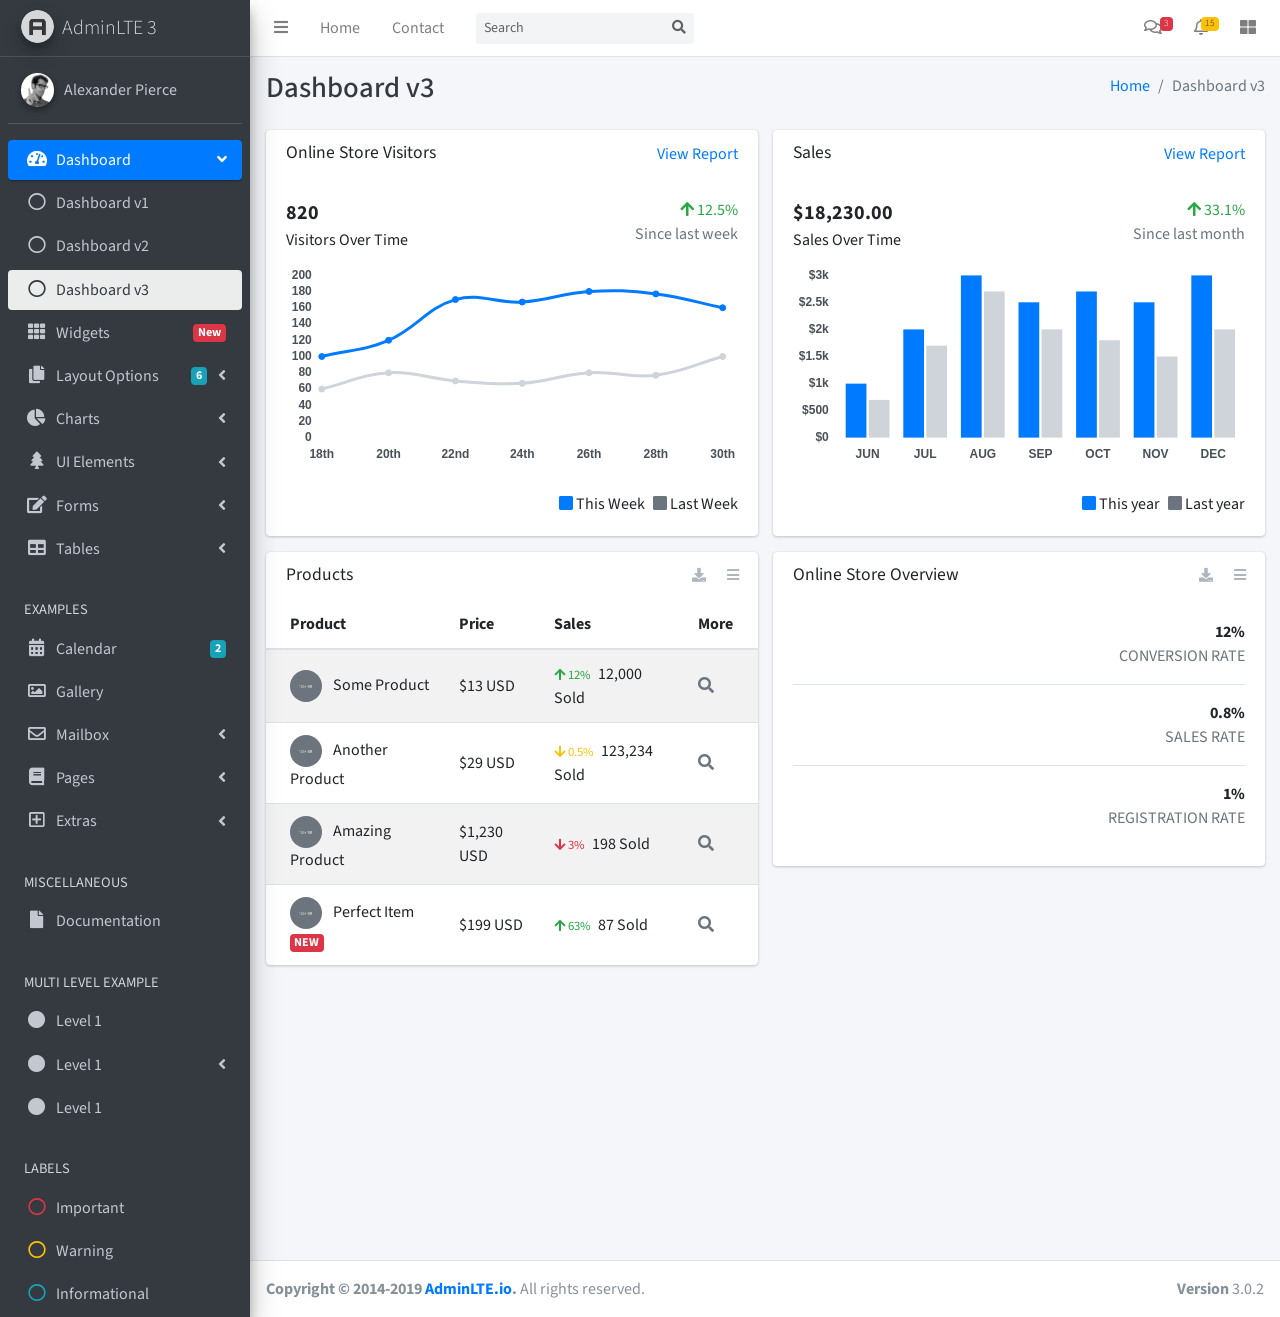
<file: public/adminlte/index3.html>
<!DOCTYPE html>
<html lang="en">
<head>
  <meta charset="utf-8">
  <meta name="viewport" content="width=device-width, initial-scale=1">
  <meta http-equiv="x-ua-compatible" content="ie=edge">

  <title>AdminLTE 3 | Dashboard 3</title>

  <!-- Font Awesome Icons -->
  <link rel="stylesheet" href="plugins/fontawesome-free/css/all.min.css">
  <!-- IonIcons -->
  <link rel="stylesheet" href="http://code.ionicframework.com/ionicons/2.0.1/css/ionicons.min.css">
  <!-- Theme style -->
  <link rel="stylesheet" href="dist/css/adminlte.min.css">
  <!-- Google Font: Source Sans Pro -->
  <link href="https://fonts.googleapis.com/css?family=Source+Sans+Pro:300,400,400i,700" rel="stylesheet">
</head>
<!--
BODY TAG OPTIONS:
=================
Apply one or more of the following classes to to the body tag
to get the desired effect
|---------------------------------------------------------|
|LAYOUT OPTIONS | sidebar-collapse                        |
|               | sidebar-mini                            |
|---------------------------------------------------------|
-->
<body class="hold-transition sidebar-mini">
<div class="wrapper">
  <!-- Navbar -->
  <nav class="main-header navbar navbar-expand navbar-white navbar-light">
    <!-- Left navbar links -->
    <ul class="navbar-nav">
      <li class="nav-item">
        <a class="nav-link" data-widget="pushmenu" href="#"><i class="fas fa-bars"></i></a>
      </li>
      <li class="nav-item d-none d-sm-inline-block">
        <a href="index3.html" class="nav-link">Home</a>
      </li>
      <li class="nav-item d-none d-sm-inline-block">
        <a href="#" class="nav-link">Contact</a>
      </li>
    </ul>

    <!-- SEARCH FORM -->
    <form class="form-inline ml-3">
      <div class="input-group input-group-sm">
        <input class="form-control form-control-navbar" type="search" placeholder="Search" aria-label="Search">
        <div class="input-group-append">
          <button class="btn btn-navbar" type="submit">
            <i class="fas fa-search"></i>
          </button>
        </div>
      </div>
    </form>

    <!-- Right navbar links -->
    <ul class="navbar-nav ml-auto">
      <!-- Messages Dropdown Menu -->
      <li class="nav-item dropdown">
        <a class="nav-link" data-toggle="dropdown" href="#">
          <i class="far fa-comments"></i>
          <span class="badge badge-danger navbar-badge">3</span>
        </a>
        <div class="dropdown-menu dropdown-menu-lg dropdown-menu-right">
          <a href="#" class="dropdown-item">
            <!-- Message Start -->
            <div class="media">
              <img src="dist/img/user1-128x128.jpg" alt="User Avatar" class="img-size-50 mr-3 img-circle">
              <div class="media-body">
                <h3 class="dropdown-item-title">
                  Brad Diesel
                  <span class="float-right text-sm text-danger"><i class="fas fa-star"></i></span>
                </h3>
                <p class="text-sm">Call me whenever you can...</p>
                <p class="text-sm text-muted"><i class="far fa-clock mr-1"></i> 4 Hours Ago</p>
              </div>
            </div>
            <!-- Message End -->
          </a>
          <div class="dropdown-divider"></div>
          <a href="#" class="dropdown-item">
            <!-- Message Start -->
            <div class="media">
              <img src="dist/img/user8-128x128.jpg" alt="User Avatar" class="img-size-50 img-circle mr-3">
              <div class="media-body">
                <h3 class="dropdown-item-title">
                  John Pierce
                  <span class="float-right text-sm text-muted"><i class="fas fa-star"></i></span>
                </h3>
                <p class="text-sm">I got your message bro</p>
                <p class="text-sm text-muted"><i class="far fa-clock mr-1"></i> 4 Hours Ago</p>
              </div>
            </div>
            <!-- Message End -->
          </a>
          <div class="dropdown-divider"></div>
          <a href="#" class="dropdown-item">
            <!-- Message Start -->
            <div class="media">
              <img src="dist/img/user3-128x128.jpg" alt="User Avatar" class="img-size-50 img-circle mr-3">
              <div class="media-body">
                <h3 class="dropdown-item-title">
                  Nora Silvester
                  <span class="float-right text-sm text-warning"><i class="fas fa-star"></i></span>
                </h3>
                <p class="text-sm">The subject goes here</p>
                <p class="text-sm text-muted"><i class="far fa-clock mr-1"></i> 4 Hours Ago</p>
              </div>
            </div>
            <!-- Message End -->
          </a>
          <div class="dropdown-divider"></div>
          <a href="#" class="dropdown-item dropdown-footer">See All Messages</a>
        </div>
      </li>
      <!-- Notifications Dropdown Menu -->
      <li class="nav-item dropdown">
        <a class="nav-link" data-toggle="dropdown" href="#">
          <i class="far fa-bell"></i>
          <span class="badge badge-warning navbar-badge">15</span>
        </a>
        <div class="dropdown-menu dropdown-menu-lg dropdown-menu-right">
          <span class="dropdown-item dropdown-header">15 Notifications</span>
          <div class="dropdown-divider"></div>
          <a href="#" class="dropdown-item">
            <i class="fas fa-envelope mr-2"></i> 4 new messages
            <span class="float-right text-muted text-sm">3 mins</span>
          </a>
          <div class="dropdown-divider"></div>
          <a href="#" class="dropdown-item">
            <i class="fas fa-users mr-2"></i> 8 friend requests
            <span class="float-right text-muted text-sm">12 hours</span>
          </a>
          <div class="dropdown-divider"></div>
          <a href="#" class="dropdown-item">
            <i class="fas fa-file mr-2"></i> 3 new reports
            <span class="float-right text-muted text-sm">2 days</span>
          </a>
          <div class="dropdown-divider"></div>
          <a href="#" class="dropdown-item dropdown-footer">See All Notifications</a>
        </div>
      </li>
      <li class="nav-item">
        <a class="nav-link" data-widget="control-sidebar" data-slide="true" href="#"><i
            class="fas fa-th-large"></i></a>
      </li>
    </ul>
  </nav>
  <!-- /.navbar -->

  <!-- Main Sidebar Container -->
  <aside class="main-sidebar sidebar-dark-primary elevation-4">
    <!-- Brand Logo -->
    <a href="index3.html" class="brand-link">
      <img src="dist/img/AdminLTELogo.png" alt="AdminLTE Logo" class="brand-image img-circle elevation-3"
           style="opacity: .8">
      <span class="brand-text font-weight-light">AdminLTE 3</span>
    </a>

    <!-- Sidebar -->
    <div class="sidebar">
      <!-- Sidebar user panel (optional) -->
      <div class="user-panel mt-3 pb-3 mb-3 d-flex">
        <div class="image">
          <img src="dist/img/user2-160x160.jpg" class="img-circle elevation-2" alt="User Image">
        </div>
        <div class="info">
          <a href="#" class="d-block">Alexander Pierce</a>
        </div>
      </div>

      <!-- Sidebar Menu -->
      <nav class="mt-2">
        <ul class="nav nav-pills nav-sidebar flex-column" data-widget="treeview" role="menu" data-accordion="false">
          <!-- Add icons to the links using the .nav-icon class
               with font-awesome or any other icon font library -->
          <li class="nav-item has-treeview menu-open">
            <a href="#" class="nav-link active">
              <i class="nav-icon fas fa-tachometer-alt"></i>
              <p>
                Dashboard
                <i class="right fas fa-angle-left"></i>
              </p>
            </a>
            <ul class="nav nav-treeview">
              <li class="nav-item">
                <a href="./index.html" class="nav-link">
                  <i class="far fa-circle nav-icon"></i>
                  <p>Dashboard v1</p>
                </a>
              </li>
              <li class="nav-item">
                <a href="./index2.html" class="nav-link">
                  <i class="far fa-circle nav-icon"></i>
                  <p>Dashboard v2</p>
                </a>
              </li>
              <li class="nav-item">
                <a href="./index3.html" class="nav-link active">
                  <i class="far fa-circle nav-icon"></i>
                  <p>Dashboard v3</p>
                </a>
              </li>
            </ul>
          </li>
          <li class="nav-item">
            <a href="pages/widgets.html" class="nav-link">
              <i class="nav-icon fas fa-th"></i>
              <p>
                Widgets
                <span class="right badge badge-danger">New</span>
              </p>
            </a>
          </li>
          <li class="nav-item has-treeview">
            <a href="#" class="nav-link">
              <i class="nav-icon fas fa-copy"></i>
              <p>
                Layout Options
                <i class="fas fa-angle-left right"></i>
                <span class="badge badge-info right">6</span>
              </p>
            </a>
            <ul class="nav nav-treeview">
              <li class="nav-item">
                <a href="pages/layout/top-nav.html" class="nav-link">
                  <i class="far fa-circle nav-icon"></i>
                  <p>Top Navigation</p>
                </a>
              </li>
              <li class="nav-item">
                <a href="pages/layout/top-nav-sidebar.html" class="nav-link">
                  <i class="far fa-circle nav-icon"></i>
                  <p>Top Navigation + Sidebar</p>
                </a>
              </li>
              <li class="nav-item">
                <a href="pages/layout/boxed.html" class="nav-link">
                  <i class="far fa-circle nav-icon"></i>
                  <p>Boxed</p>
                </a>
              </li>
              <li class="nav-item">
                <a href="pages/layout/fixed-sidebar.html" class="nav-link">
                  <i class="far fa-circle nav-icon"></i>
                  <p>Fixed Sidebar</p>
                </a>
              </li>
              <li class="nav-item">
                <a href="pages/layout/fixed-topnav.html" class="nav-link">
                  <i class="far fa-circle nav-icon"></i>
                  <p>Fixed Navbar</p>
                </a>
              </li>
              <li class="nav-item">
                <a href="pages/layout/fixed-footer.html" class="nav-link">
                  <i class="far fa-circle nav-icon"></i>
                  <p>Fixed Footer</p>
                </a>
              </li>
              <li class="nav-item">
                <a href="pages/layout/collapsed-sidebar.html" class="nav-link">
                  <i class="far fa-circle nav-icon"></i>
                  <p>Collapsed Sidebar</p>
                </a>
              </li>
            </ul>
          </li>
          <li class="nav-item has-treeview">
            <a href="#" class="nav-link">
              <i class="nav-icon fas fa-chart-pie"></i>
              <p>
                Charts
                <i class="right fas fa-angle-left"></i>
              </p>
            </a>
            <ul class="nav nav-treeview">
              <li class="nav-item">
                <a href="pages/charts/chartjs.html" class="nav-link">
                  <i class="far fa-circle nav-icon"></i>
                  <p>ChartJS</p>
                </a>
              </li>
              <li class="nav-item">
                <a href="pages/charts/flot.html" class="nav-link">
                  <i class="far fa-circle nav-icon"></i>
                  <p>Flot</p>
                </a>
              </li>
              <li class="nav-item">
                <a href="pages/charts/inline.html" class="nav-link">
                  <i class="far fa-circle nav-icon"></i>
                  <p>Inline</p>
                </a>
              </li>
            </ul>
          </li>
          <li class="nav-item has-treeview">
            <a href="#" class="nav-link">
              <i class="nav-icon fas fa-tree"></i>
              <p>
                UI Elements
                <i class="fas fa-angle-left right"></i>
              </p>
            </a>
            <ul class="nav nav-treeview">
              <li class="nav-item">
                <a href="pages/UI/general.html" class="nav-link">
                  <i class="far fa-circle nav-icon"></i>
                  <p>General</p>
                </a>
              </li>
              <li class="nav-item">
                <a href="pages/UI/icons.html" class="nav-link">
                  <i class="far fa-circle nav-icon"></i>
                  <p>Icons</p>
                </a>
              </li>
              <li class="nav-item">
                <a href="pages/UI/buttons.html" class="nav-link">
                  <i class="far fa-circle nav-icon"></i>
                  <p>Buttons</p>
                </a>
              </li>
              <li class="nav-item">
                <a href="pages/UI/sliders.html" class="nav-link">
                  <i class="far fa-circle nav-icon"></i>
                  <p>Sliders</p>
                </a>
              </li>
              <li class="nav-item">
                <a href="pages/UI/modals.html" class="nav-link">
                  <i class="far fa-circle nav-icon"></i>
                  <p>Modals & Alerts</p>
                </a>
              </li>
              <li class="nav-item">
                <a href="pages/UI/navbar.html" class="nav-link">
                  <i class="far fa-circle nav-icon"></i>
                  <p>Navbar & Tabs</p>
                </a>
              </li>
              <li class="nav-item">
                <a href="pages/UI/timeline.html" class="nav-link">
                  <i class="far fa-circle nav-icon"></i>
                  <p>Timeline</p>
                </a>
              </li>
              <li class="nav-item">
                <a href="pages/UI/ribbons.html" class="nav-link">
                  <i class="far fa-circle nav-icon"></i>
                  <p>Ribbons</p>
                </a>
              </li>
            </ul>
          </li>
          <li class="nav-item has-treeview">
            <a href="#" class="nav-link">
              <i class="nav-icon fas fa-edit"></i>
              <p>
                Forms
                <i class="fas fa-angle-left right"></i>
              </p>
            </a>
            <ul class="nav nav-treeview">
              <li class="nav-item">
                <a href="pages/forms/general.html" class="nav-link">
                  <i class="far fa-circle nav-icon"></i>
                  <p>General Elements</p>
                </a>
              </li>
              <li class="nav-item">
                <a href="pages/forms/advanced.html" class="nav-link">
                  <i class="far fa-circle nav-icon"></i>
                  <p>Advanced Elements</p>
                </a>
              </li>
              <li class="nav-item">
                <a href="pages/forms/editors.html" class="nav-link">
                  <i class="far fa-circle nav-icon"></i>
                  <p>Editors</p>
                </a>
              </li>
              <li class="nav-item">
                <a href="pages/forms/validation.html" class="nav-link">
                  <i class="far fa-circle nav-icon"></i>
                  <p>Validation</p>
                </a>
              </li>
            </ul>
          </li>
          <li class="nav-item has-treeview">
            <a href="#" class="nav-link">
              <i class="nav-icon fas fa-table"></i>
              <p>
                Tables
                <i class="fas fa-angle-left right"></i>
              </p>
            </a>
            <ul class="nav nav-treeview">
              <li class="nav-item">
                <a href="pages/tables/simple.html" class="nav-link">
                  <i class="far fa-circle nav-icon"></i>
                  <p>Simple Tables</p>
                </a>
              </li>
              <li class="nav-item">
                <a href="pages/tables/data.html" class="nav-link">
                  <i class="far fa-circle nav-icon"></i>
                  <p>DataTables</p>
                </a>
              </li>
              <li class="nav-item">
                <a href="pages/tables/jsgrid.html" class="nav-link">
                  <i class="far fa-circle nav-icon"></i>
                  <p>jsGrid</p>
                </a>
              </li>
            </ul>
          </li>
          <li class="nav-header">EXAMPLES</li>
          <li class="nav-item">
            <a href="pages/calendar.html" class="nav-link">
              <i class="nav-icon fas fa-calendar-alt"></i>
              <p>
                Calendar
                <span class="badge badge-info right">2</span>
              </p>
            </a>
          </li>
          <li class="nav-item">
            <a href="pages/gallery.html" class="nav-link">
              <i class="nav-icon far fa-image"></i>
              <p>
                Gallery
              </p>
            </a>
          </li>
          <li class="nav-item has-treeview">
            <a href="#" class="nav-link">
              <i class="nav-icon far fa-envelope"></i>
              <p>
                Mailbox
                <i class="fas fa-angle-left right"></i>
              </p>
            </a>
            <ul class="nav nav-treeview">
              <li class="nav-item">
                <a href="pages/mailbox/mailbox.html" class="nav-link">
                  <i class="far fa-circle nav-icon"></i>
                  <p>Inbox</p>
                </a>
              </li>
              <li class="nav-item">
                <a href="pages/mailbox/compose.html" class="nav-link">
                  <i class="far fa-circle nav-icon"></i>
                  <p>Compose</p>
                </a>
              </li>
              <li class="nav-item">
                <a href="pages/mailbox/read-mail.html" class="nav-link">
                  <i class="far fa-circle nav-icon"></i>
                  <p>Read</p>
                </a>
              </li>
            </ul>
          </li>
          <li class="nav-item has-treeview">
            <a href="#" class="nav-link">
              <i class="nav-icon fas fa-book"></i>
              <p>
                Pages
                <i class="fas fa-angle-left right"></i>
              </p>
            </a>
            <ul class="nav nav-treeview">
              <li class="nav-item">
                <a href="pages/examples/invoice.html" class="nav-link">
                  <i class="far fa-circle nav-icon"></i>
                  <p>Invoice</p>
                </a>
              </li>
              <li class="nav-item">
                <a href="pages/examples/profile.html" class="nav-link">
                  <i class="far fa-circle nav-icon"></i>
                  <p>Profile</p>
                </a>
              </li>
              <li class="nav-item">
                <a href="pages/examples/e_commerce.html" class="nav-link">
                  <i class="far fa-circle nav-icon"></i>
                  <p>E-commerce</p>
                </a>
              </li>
              <li class="nav-item">
                <a href="pages/examples/projects.html" class="nav-link">
                  <i class="far fa-circle nav-icon"></i>
                  <p>Projects</p>
                </a>
              </li>
              <li class="nav-item">
                <a href="pages/examples/project_add.html" class="nav-link">
                  <i class="far fa-circle nav-icon"></i>
                  <p>Project Add</p>
                </a>
              </li>
              <li class="nav-item">
                <a href="pages/examples/project_edit.html" class="nav-link">
                  <i class="far fa-circle nav-icon"></i>
                  <p>Project Edit</p>
                </a>
              </li>
              <li class="nav-item">
                <a href="pages/examples/project_detail.html" class="nav-link">
                  <i class="far fa-circle nav-icon"></i>
                  <p>Project Detail</p>
                </a>
              </li>
              <li class="nav-item">
                <a href="pages/examples/contacts.html" class="nav-link">
                  <i class="far fa-circle nav-icon"></i>
                  <p>Contacts</p>
                </a>
              </li>
            </ul>
          </li>
          <li class="nav-item has-treeview">
            <a href="#" class="nav-link">
              <i class="nav-icon far fa-plus-square"></i>
              <p>
                Extras
                <i class="fas fa-angle-left right"></i>
              </p>
            </a>
            <ul class="nav nav-treeview">
              <li class="nav-item">
                <a href="pages/examples/login.html" class="nav-link">
                  <i class="far fa-circle nav-icon"></i>
                  <p>Login</p>
                </a>
              </li>
              <li class="nav-item">
                <a href="pages/examples/register.html" class="nav-link">
                  <i class="far fa-circle nav-icon"></i>
                  <p>Register</p>
                </a>
              </li>
              <li class="nav-item">
                <a href="pages/examples/forgot-password.html" class="nav-link">
                  <i class="far fa-circle nav-icon"></i>
                  <p>Forgot Password</p>
                </a>
              </li>
              <li class="nav-item">
                <a href="pages/examples/recover-password.html" class="nav-link">
                  <i class="far fa-circle nav-icon"></i>
                  <p>Recover Password</p>
                </a>
              </li>
              <li class="nav-item">
                <a href="pages/examples/lockscreen.html" class="nav-link">
                  <i class="far fa-circle nav-icon"></i>
                  <p>Lockscreen</p>
                </a>
              </li>
              <li class="nav-item">
                <a href="pages/examples/legacy-user-menu.html" class="nav-link">
                  <i class="far fa-circle nav-icon"></i>
                  <p>Legacy User Menu</p>
                </a>
              </li>
              <li class="nav-item">
                <a href="pages/examples/language-menu.html" class="nav-link">
                  <i class="far fa-circle nav-icon"></i>
                  <p>Language Menu</p>
                </a>
              </li>
              <li class="nav-item">
                <a href="pages/examples/404.html" class="nav-link">
                  <i class="far fa-circle nav-icon"></i>
                  <p>Error 404</p>
                </a>
              </li>
              <li class="nav-item">
                <a href="pages/examples/500.html" class="nav-link">
                  <i class="far fa-circle nav-icon"></i>
                  <p>Error 500</p>
                </a>
              </li>
              <li class="nav-item">
                <a href="pages/examples/pace.html" class="nav-link">
                  <i class="far fa-circle nav-icon"></i>
                  <p>Pace</p>
                </a>
              </li>
              <li class="nav-item">
                <a href="pages/examples/blank.html" class="nav-link">
                  <i class="far fa-circle nav-icon"></i>
                  <p>Blank Page</p>
                </a>
              </li>
              <li class="nav-item">
                <a href="starter.html" class="nav-link">
                  <i class="far fa-circle nav-icon"></i>
                  <p>Starter Page</p>
                </a>
              </li>
            </ul>
          </li>
          <li class="nav-header">MISCELLANEOUS</li>
          <li class="nav-item">
            <a href="https://adminlte.io/docs/3.0" class="nav-link">
              <i class="nav-icon fas fa-file"></i>
              <p>Documentation</p>
            </a>
          </li>
          <li class="nav-header">MULTI LEVEL EXAMPLE</li>
          <li class="nav-item">
            <a href="#" class="nav-link">
              <i class="fas fa-circle nav-icon"></i>
              <p>Level 1</p>
            </a>
          </li>
          <li class="nav-item has-treeview">
            <a href="#" class="nav-link">
              <i class="nav-icon fas fa-circle"></i>
              <p>
                Level 1
                <i class="right fas fa-angle-left"></i>
              </p>
            </a>
            <ul class="nav nav-treeview">
              <li class="nav-item">
                <a href="#" class="nav-link">
                  <i class="far fa-circle nav-icon"></i>
                  <p>Level 2</p>
                </a>
              </li>
              <li class="nav-item has-treeview">
                <a href="#" class="nav-link">
                  <i class="far fa-circle nav-icon"></i>
                  <p>
                    Level 2
                    <i class="right fas fa-angle-left"></i>
                  </p>
                </a>
                <ul class="nav nav-treeview">
                  <li class="nav-item">
                    <a href="#" class="nav-link">
                      <i class="far fa-dot-circle nav-icon"></i>
                      <p>Level 3</p>
                    </a>
                  </li>
                  <li class="nav-item">
                    <a href="#" class="nav-link">
                      <i class="far fa-dot-circle nav-icon"></i>
                      <p>Level 3</p>
                    </a>
                  </li>
                  <li class="nav-item">
                    <a href="#" class="nav-link">
                      <i class="far fa-dot-circle nav-icon"></i>
                      <p>Level 3</p>
                    </a>
                  </li>
                </ul>
              </li>
              <li class="nav-item">
                <a href="#" class="nav-link">
                  <i class="far fa-circle nav-icon"></i>
                  <p>Level 2</p>
                </a>
              </li>
            </ul>
          </li>
          <li class="nav-item">
            <a href="#" class="nav-link">
              <i class="fas fa-circle nav-icon"></i>
              <p>Level 1</p>
            </a>
          </li>
          <li class="nav-header">LABELS</li>
          <li class="nav-item">
            <a href="#" class="nav-link">
              <i class="nav-icon far fa-circle text-danger"></i>
              <p class="text">Important</p>
            </a>
          </li>
          <li class="nav-item">
            <a href="#" class="nav-link">
              <i class="nav-icon far fa-circle text-warning"></i>
              <p>Warning</p>
            </a>
          </li>
          <li class="nav-item">
            <a href="#" class="nav-link">
              <i class="nav-icon far fa-circle text-info"></i>
              <p>Informational</p>
            </a>
          </li>
        </ul>
      </nav>
      <!-- /.sidebar-menu -->
    </div>
    <!-- /.sidebar -->
  </aside>

  <!-- Content Wrapper. Contains page content -->
  <div class="content-wrapper">
    <!-- Content Header (Page header) -->
    <div class="content-header">
      <div class="container-fluid">
        <div class="row mb-2">
          <div class="col-sm-6">
            <h1 class="m-0 text-dark">Dashboard v3</h1>
          </div><!-- /.col -->
          <div class="col-sm-6">
            <ol class="breadcrumb float-sm-right">
              <li class="breadcrumb-item"><a href="#">Home</a></li>
              <li class="breadcrumb-item active">Dashboard v3</li>
            </ol>
          </div><!-- /.col -->
        </div><!-- /.row -->
      </div><!-- /.container-fluid -->
    </div>
    <!-- /.content-header -->

    <!-- Main content -->
    <div class="content">
      <div class="container-fluid">
        <div class="row">
          <div class="col-lg-6">
            <div class="card">
              <div class="card-header border-0">
                <div class="d-flex justify-content-between">
                  <h3 class="card-title">Online Store Visitors</h3>
                  <a href="javascript:void(0);">View Report</a>
                </div>
              </div>
              <div class="card-body">
                <div class="d-flex">
                  <p class="d-flex flex-column">
                    <span class="text-bold text-lg">820</span>
                    <span>Visitors Over Time</span>
                  </p>
                  <p class="ml-auto d-flex flex-column text-right">
                    <span class="text-success">
                      <i class="fas fa-arrow-up"></i> 12.5%
                    </span>
                    <span class="text-muted">Since last week</span>
                  </p>
                </div>
                <!-- /.d-flex -->

                <div class="position-relative mb-4">
                  <canvas id="visitors-chart" height="200"></canvas>
                </div>

                <div class="d-flex flex-row justify-content-end">
                  <span class="mr-2">
                    <i class="fas fa-square text-primary"></i> This Week
                  </span>

                  <span>
                    <i class="fas fa-square text-gray"></i> Last Week
                  </span>
                </div>
              </div>
            </div>
            <!-- /.card -->

            <div class="card">
              <div class="card-header border-0">
                <h3 class="card-title">Products</h3>
                <div class="card-tools">
                  <a href="#" class="btn btn-tool btn-sm">
                    <i class="fas fa-download"></i>
                  </a>
                  <a href="#" class="btn btn-tool btn-sm">
                    <i class="fas fa-bars"></i>
                  </a>
                </div>
              </div>
              <div class="card-body table-responsive p-0">
                <table class="table table-striped table-valign-middle">
                  <thead>
                  <tr>
                    <th>Product</th>
                    <th>Price</th>
                    <th>Sales</th>
                    <th>More</th>
                  </tr>
                  </thead>
                  <tbody>
                  <tr>
                    <td>
                      <img src="dist/img/default-150x150.png" alt="Product 1" class="img-circle img-size-32 mr-2">
                      Some Product
                    </td>
                    <td>$13 USD</td>
                    <td>
                      <small class="text-success mr-1">
                        <i class="fas fa-arrow-up"></i>
                        12%
                      </small>
                      12,000 Sold
                    </td>
                    <td>
                      <a href="#" class="text-muted">
                        <i class="fas fa-search"></i>
                      </a>
                    </td>
                  </tr>
                  <tr>
                    <td>
                      <img src="dist/img/default-150x150.png" alt="Product 1" class="img-circle img-size-32 mr-2">
                      Another Product
                    </td>
                    <td>$29 USD</td>
                    <td>
                      <small class="text-warning mr-1">
                        <i class="fas fa-arrow-down"></i>
                        0.5%
                      </small>
                      123,234 Sold
                    </td>
                    <td>
                      <a href="#" class="text-muted">
                        <i class="fas fa-search"></i>
                      </a>
                    </td>
                  </tr>
                  <tr>
                    <td>
                      <img src="dist/img/default-150x150.png" alt="Product 1" class="img-circle img-size-32 mr-2">
                      Amazing Product
                    </td>
                    <td>$1,230 USD</td>
                    <td>
                      <small class="text-danger mr-1">
                        <i class="fas fa-arrow-down"></i>
                        3%
                      </small>
                      198 Sold
                    </td>
                    <td>
                      <a href="#" class="text-muted">
                        <i class="fas fa-search"></i>
                      </a>
                    </td>
                  </tr>
                  <tr>
                    <td>
                      <img src="dist/img/default-150x150.png" alt="Product 1" class="img-circle img-size-32 mr-2">
                      Perfect Item
                      <span class="badge bg-danger">NEW</span>
                    </td>
                    <td>$199 USD</td>
                    <td>
                      <small class="text-success mr-1">
                        <i class="fas fa-arrow-up"></i>
                        63%
                      </small>
                      87 Sold
                    </td>
                    <td>
                      <a href="#" class="text-muted">
                        <i class="fas fa-search"></i>
                      </a>
                    </td>
                  </tr>
                  </tbody>
                </table>
              </div>
            </div>
            <!-- /.card -->
          </div>
          <!-- /.col-md-6 -->
          <div class="col-lg-6">
            <div class="card">
              <div class="card-header border-0">
                <div class="d-flex justify-content-between">
                  <h3 class="card-title">Sales</h3>
                  <a href="javascript:void(0);">View Report</a>
                </div>
              </div>
              <div class="card-body">
                <div class="d-flex">
                  <p class="d-flex flex-column">
                    <span class="text-bold text-lg">$18,230.00</span>
                    <span>Sales Over Time</span>
                  </p>
                  <p class="ml-auto d-flex flex-column text-right">
                    <span class="text-success">
                      <i class="fas fa-arrow-up"></i> 33.1%
                    </span>
                    <span class="text-muted">Since last month</span>
                  </p>
                </div>
                <!-- /.d-flex -->

                <div class="position-relative mb-4">
                  <canvas id="sales-chart" height="200"></canvas>
                </div>

                <div class="d-flex flex-row justify-content-end">
                  <span class="mr-2">
                    <i class="fas fa-square text-primary"></i> This year
                  </span>

                  <span>
                    <i class="fas fa-square text-gray"></i> Last year
                  </span>
                </div>
              </div>
            </div>
            <!-- /.card -->

            <div class="card">
              <div class="card-header border-0">
                <h3 class="card-title">Online Store Overview</h3>
                <div class="card-tools">
                  <a href="#" class="btn btn-sm btn-tool">
                    <i class="fas fa-download"></i>
                  </a>
                  <a href="#" class="btn btn-sm btn-tool">
                    <i class="fas fa-bars"></i>
                  </a>
                </div>
              </div>
              <div class="card-body">
                <div class="d-flex justify-content-between align-items-center border-bottom mb-3">
                  <p class="text-success text-xl">
                    <i class="ion ion-ios-refresh-empty"></i>
                  </p>
                  <p class="d-flex flex-column text-right">
                    <span class="font-weight-bold">
                      <i class="ion ion-android-arrow-up text-success"></i> 12%
                    </span>
                    <span class="text-muted">CONVERSION RATE</span>
                  </p>
                </div>
                <!-- /.d-flex -->
                <div class="d-flex justify-content-between align-items-center border-bottom mb-3">
                  <p class="text-warning text-xl">
                    <i class="ion ion-ios-cart-outline"></i>
                  </p>
                  <p class="d-flex flex-column text-right">
                    <span class="font-weight-bold">
                      <i class="ion ion-android-arrow-up text-warning"></i> 0.8%
                    </span>
                    <span class="text-muted">SALES RATE</span>
                  </p>
                </div>
                <!-- /.d-flex -->
                <div class="d-flex justify-content-between align-items-center mb-0">
                  <p class="text-danger text-xl">
                    <i class="ion ion-ios-people-outline"></i>
                  </p>
                  <p class="d-flex flex-column text-right">
                    <span class="font-weight-bold">
                      <i class="ion ion-android-arrow-down text-danger"></i> 1%
                    </span>
                    <span class="text-muted">REGISTRATION RATE</span>
                  </p>
                </div>
                <!-- /.d-flex -->
              </div>
            </div>
          </div>
          <!-- /.col-md-6 -->
        </div>
        <!-- /.row -->
      </div>
      <!-- /.container-fluid -->
    </div>
    <!-- /.content -->
  </div>
  <!-- /.content-wrapper -->

  <!-- Control Sidebar -->
  <aside class="control-sidebar control-sidebar-dark">
    <!-- Control sidebar content goes here -->
  </aside>
  <!-- /.control-sidebar -->

  <!-- Main Footer -->
  <footer class="main-footer">
    <strong>Copyright &copy; 2014-2019 <a href="http://adminlte.io">AdminLTE.io</a>.</strong>
    All rights reserved.
    <div class="float-right d-none d-sm-inline-block">
      <b>Version</b> 3.0.2
    </div>
  </footer>
</div>
<!-- ./wrapper -->

<!-- REQUIRED SCRIPTS -->

<!-- jQuery -->
<script src="plugins/jquery/jquery.min.js"></script>
<!-- Bootstrap -->
<script src="plugins/bootstrap/js/bootstrap.bundle.min.js"></script>
<!-- AdminLTE -->
<script src="dist/js/adminlte.js"></script>

<!-- OPTIONAL SCRIPTS -->
<script src="plugins/chart.js/Chart.min.js"></script>
<script src="dist/js/demo.js"></script>
<script src="dist/js/pages/dashboard3.js"></script>
</body>
</html>
</file>
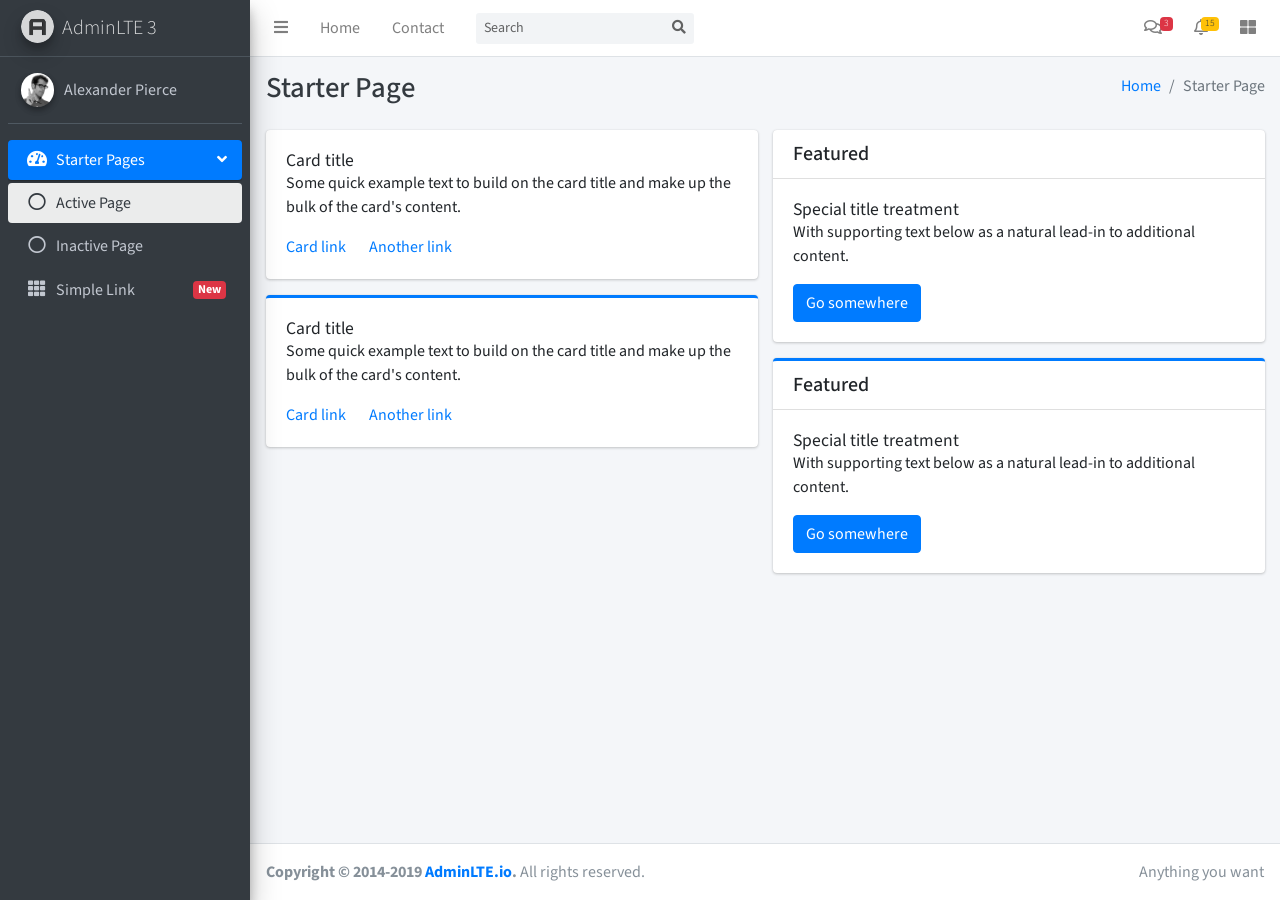
<file: public/adminlte/starter.html>
<!DOCTYPE html>
<!--
This is a starter template page. Use this page to start your new project from
scratch. This page gets rid of all links and provides the needed markup only.
-->
<html lang="en">
<head>
  <meta charset="utf-8">
  <meta name="viewport" content="width=device-width, initial-scale=1">
  <meta http-equiv="x-ua-compatible" content="ie=edge">

  <title>AdminLTE 3 | Starter</title>

  <!-- Font Awesome Icons -->
  <link rel="stylesheet" href="plugins/fontawesome-free/css/all.min.css">
  <!-- Theme style -->
  <link rel="stylesheet" href="dist/css/adminlte.min.css">
  <!-- Google Font: Source Sans Pro -->
  <link href="https://fonts.googleapis.com/css?family=Source+Sans+Pro:300,400,400i,700" rel="stylesheet">
</head>
<body class="hold-transition sidebar-mini">
<div class="wrapper">

  <!-- Navbar -->
  <nav class="main-header navbar navbar-expand navbar-white navbar-light">
    <!-- Left navbar links -->
    <ul class="navbar-nav">
      <li class="nav-item">
        <a class="nav-link" data-widget="pushmenu" href="#"><i class="fas fa-bars"></i></a>
      </li>
      <li class="nav-item d-none d-sm-inline-block">
        <a href="index3.html" class="nav-link">Home</a>
      </li>
      <li class="nav-item d-none d-sm-inline-block">
        <a href="#" class="nav-link">Contact</a>
      </li>
    </ul>

    <!-- SEARCH FORM -->
    <form class="form-inline ml-3">
      <div class="input-group input-group-sm">
        <input class="form-control form-control-navbar" type="search" placeholder="Search" aria-label="Search">
        <div class="input-group-append">
          <button class="btn btn-navbar" type="submit">
            <i class="fas fa-search"></i>
          </button>
        </div>
      </div>
    </form>

    <!-- Right navbar links -->
    <ul class="navbar-nav ml-auto">
      <!-- Messages Dropdown Menu -->
      <li class="nav-item dropdown">
        <a class="nav-link" data-toggle="dropdown" href="#">
          <i class="far fa-comments"></i>
          <span class="badge badge-danger navbar-badge">3</span>
        </a>
        <div class="dropdown-menu dropdown-menu-lg dropdown-menu-right">
          <a href="#" class="dropdown-item">
            <!-- Message Start -->
            <div class="media">
              <img src="dist/img/user1-128x128.jpg" alt="User Avatar" class="img-size-50 mr-3 img-circle">
              <div class="media-body">
                <h3 class="dropdown-item-title">
                  Brad Diesel
                  <span class="float-right text-sm text-danger"><i class="fas fa-star"></i></span>
                </h3>
                <p class="text-sm">Call me whenever you can...</p>
                <p class="text-sm text-muted"><i class="far fa-clock mr-1"></i> 4 Hours Ago</p>
              </div>
            </div>
            <!-- Message End -->
          </a>
          <div class="dropdown-divider"></div>
          <a href="#" class="dropdown-item">
            <!-- Message Start -->
            <div class="media">
              <img src="dist/img/user8-128x128.jpg" alt="User Avatar" class="img-size-50 img-circle mr-3">
              <div class="media-body">
                <h3 class="dropdown-item-title">
                  John Pierce
                  <span class="float-right text-sm text-muted"><i class="fas fa-star"></i></span>
                </h3>
                <p class="text-sm">I got your message bro</p>
                <p class="text-sm text-muted"><i class="far fa-clock mr-1"></i> 4 Hours Ago</p>
              </div>
            </div>
            <!-- Message End -->
          </a>
          <div class="dropdown-divider"></div>
          <a href="#" class="dropdown-item">
            <!-- Message Start -->
            <div class="media">
              <img src="dist/img/user3-128x128.jpg" alt="User Avatar" class="img-size-50 img-circle mr-3">
              <div class="media-body">
                <h3 class="dropdown-item-title">
                  Nora Silvester
                  <span class="float-right text-sm text-warning"><i class="fas fa-star"></i></span>
                </h3>
                <p class="text-sm">The subject goes here</p>
                <p class="text-sm text-muted"><i class="far fa-clock mr-1"></i> 4 Hours Ago</p>
              </div>
            </div>
            <!-- Message End -->
          </a>
          <div class="dropdown-divider"></div>
          <a href="#" class="dropdown-item dropdown-footer">See All Messages</a>
        </div>
      </li>
      <!-- Notifications Dropdown Menu -->
      <li class="nav-item dropdown">
        <a class="nav-link" data-toggle="dropdown" href="#">
          <i class="far fa-bell"></i>
          <span class="badge badge-warning navbar-badge">15</span>
        </a>
        <div class="dropdown-menu dropdown-menu-lg dropdown-menu-right">
          <span class="dropdown-header">15 Notifications</span>
          <div class="dropdown-divider"></div>
          <a href="#" class="dropdown-item">
            <i class="fas fa-envelope mr-2"></i> 4 new messages
            <span class="float-right text-muted text-sm">3 mins</span>
          </a>
          <div class="dropdown-divider"></div>
          <a href="#" class="dropdown-item">
            <i class="fas fa-users mr-2"></i> 8 friend requests
            <span class="float-right text-muted text-sm">12 hours</span>
          </a>
          <div class="dropdown-divider"></div>
          <a href="#" class="dropdown-item">
            <i class="fas fa-file mr-2"></i> 3 new reports
            <span class="float-right text-muted text-sm">2 days</span>
          </a>
          <div class="dropdown-divider"></div>
          <a href="#" class="dropdown-item dropdown-footer">See All Notifications</a>
        </div>
      </li>
      <li class="nav-item">
        <a class="nav-link" data-widget="control-sidebar" data-slide="true" href="#"><i
            class="fas fa-th-large"></i></a>
      </li>
    </ul>
  </nav>
  <!-- /.navbar -->

  <!-- Main Sidebar Container -->
  <aside class="main-sidebar sidebar-dark-primary elevation-4">
    <!-- Brand Logo -->
    <a href="index3.html" class="brand-link">
      <img src="dist/img/AdminLTELogo.png" alt="AdminLTE Logo" class="brand-image img-circle elevation-3"
           style="opacity: .8">
      <span class="brand-text font-weight-light">AdminLTE 3</span>
    </a>

    <!-- Sidebar -->
    <div class="sidebar">
      <!-- Sidebar user panel (optional) -->
      <div class="user-panel mt-3 pb-3 mb-3 d-flex">
        <div class="image">
          <img src="dist/img/user2-160x160.jpg" class="img-circle elevation-2" alt="User Image">
        </div>
        <div class="info">
          <a href="#" class="d-block">Alexander Pierce</a>
        </div>
      </div>

      <!-- Sidebar Menu -->
      <nav class="mt-2">
        <ul class="nav nav-pills nav-sidebar flex-column" data-widget="treeview" role="menu" data-accordion="false">
          <!-- Add icons to the links using the .nav-icon class
               with font-awesome or any other icon font library -->
          <li class="nav-item has-treeview menu-open">
            <a href="#" class="nav-link active">
              <i class="nav-icon fas fa-tachometer-alt"></i>
              <p>
                Starter Pages
                <i class="right fas fa-angle-left"></i>
              </p>
            </a>
            <ul class="nav nav-treeview">
              <li class="nav-item">
                <a href="#" class="nav-link active">
                  <i class="far fa-circle nav-icon"></i>
                  <p>Active Page</p>
                </a>
              </li>
              <li class="nav-item">
                <a href="#" class="nav-link">
                  <i class="far fa-circle nav-icon"></i>
                  <p>Inactive Page</p>
                </a>
              </li>
            </ul>
          </li>
          <li class="nav-item">
            <a href="#" class="nav-link">
              <i class="nav-icon fas fa-th"></i>
              <p>
                Simple Link
                <span class="right badge badge-danger">New</span>
              </p>
            </a>
          </li>
        </ul>
      </nav>
      <!-- /.sidebar-menu -->
    </div>
    <!-- /.sidebar -->
  </aside>

  <!-- Content Wrapper. Contains page content -->
  <div class="content-wrapper">
    <!-- Content Header (Page header) -->
    <div class="content-header">
      <div class="container-fluid">
        <div class="row mb-2">
          <div class="col-sm-6">
            <h1 class="m-0 text-dark">Starter Page</h1>
          </div><!-- /.col -->
          <div class="col-sm-6">
            <ol class="breadcrumb float-sm-right">
              <li class="breadcrumb-item"><a href="#">Home</a></li>
              <li class="breadcrumb-item active">Starter Page</li>
            </ol>
          </div><!-- /.col -->
        </div><!-- /.row -->
      </div><!-- /.container-fluid -->
    </div>
    <!-- /.content-header -->

    <!-- Main content -->
    <div class="content">
      <div class="container-fluid">
        <div class="row">
          <div class="col-lg-6">
            <div class="card">
              <div class="card-body">
                <h5 class="card-title">Card title</h5>

                <p class="card-text">
                  Some quick example text to build on the card title and make up the bulk of the card's
                  content.
                </p>

                <a href="#" class="card-link">Card link</a>
                <a href="#" class="card-link">Another link</a>
              </div>
            </div>

            <div class="card card-primary card-outline">
              <div class="card-body">
                <h5 class="card-title">Card title</h5>

                <p class="card-text">
                  Some quick example text to build on the card title and make up the bulk of the card's
                  content.
                </p>
                <a href="#" class="card-link">Card link</a>
                <a href="#" class="card-link">Another link</a>
              </div>
            </div><!-- /.card -->
          </div>
          <!-- /.col-md-6 -->
          <div class="col-lg-6">
            <div class="card">
              <div class="card-header">
                <h5 class="m-0">Featured</h5>
              </div>
              <div class="card-body">
                <h6 class="card-title">Special title treatment</h6>

                <p class="card-text">With supporting text below as a natural lead-in to additional content.</p>
                <a href="#" class="btn btn-primary">Go somewhere</a>
              </div>
            </div>

            <div class="card card-primary card-outline">
              <div class="card-header">
                <h5 class="m-0">Featured</h5>
              </div>
              <div class="card-body">
                <h6 class="card-title">Special title treatment</h6>

                <p class="card-text">With supporting text below as a natural lead-in to additional content.</p>
                <a href="#" class="btn btn-primary">Go somewhere</a>
              </div>
            </div>
          </div>
          <!-- /.col-md-6 -->
        </div>
        <!-- /.row -->
      </div><!-- /.container-fluid -->
    </div>
    <!-- /.content -->
  </div>
  <!-- /.content-wrapper -->

  <!-- Control Sidebar -->
  <aside class="control-sidebar control-sidebar-dark">
    <!-- Control sidebar content goes here -->
    <div class="p-3">
      <h5>Title</h5>
      <p>Sidebar content</p>
    </div>
  </aside>
  <!-- /.control-sidebar -->

  <!-- Main Footer -->
  <footer class="main-footer">
    <!-- To the right -->
    <div class="float-right d-none d-sm-inline">
      Anything you want
    </div>
    <!-- Default to the left -->
    <strong>Copyright &copy; 2014-2019 <a href="https://adminlte.io">AdminLTE.io</a>.</strong> All rights reserved.
  </footer>
</div>
<!-- ./wrapper -->

<!-- REQUIRED SCRIPTS -->

<!-- jQuery -->
<script src="plugins/jquery/jquery.min.js"></script>
<!-- Bootstrap 4 -->
<script src="plugins/bootstrap/js/bootstrap.bundle.min.js"></script>
<!-- AdminLTE App -->
<script src="dist/js/adminlte.min.js"></script>
</body>
</html>
</file>
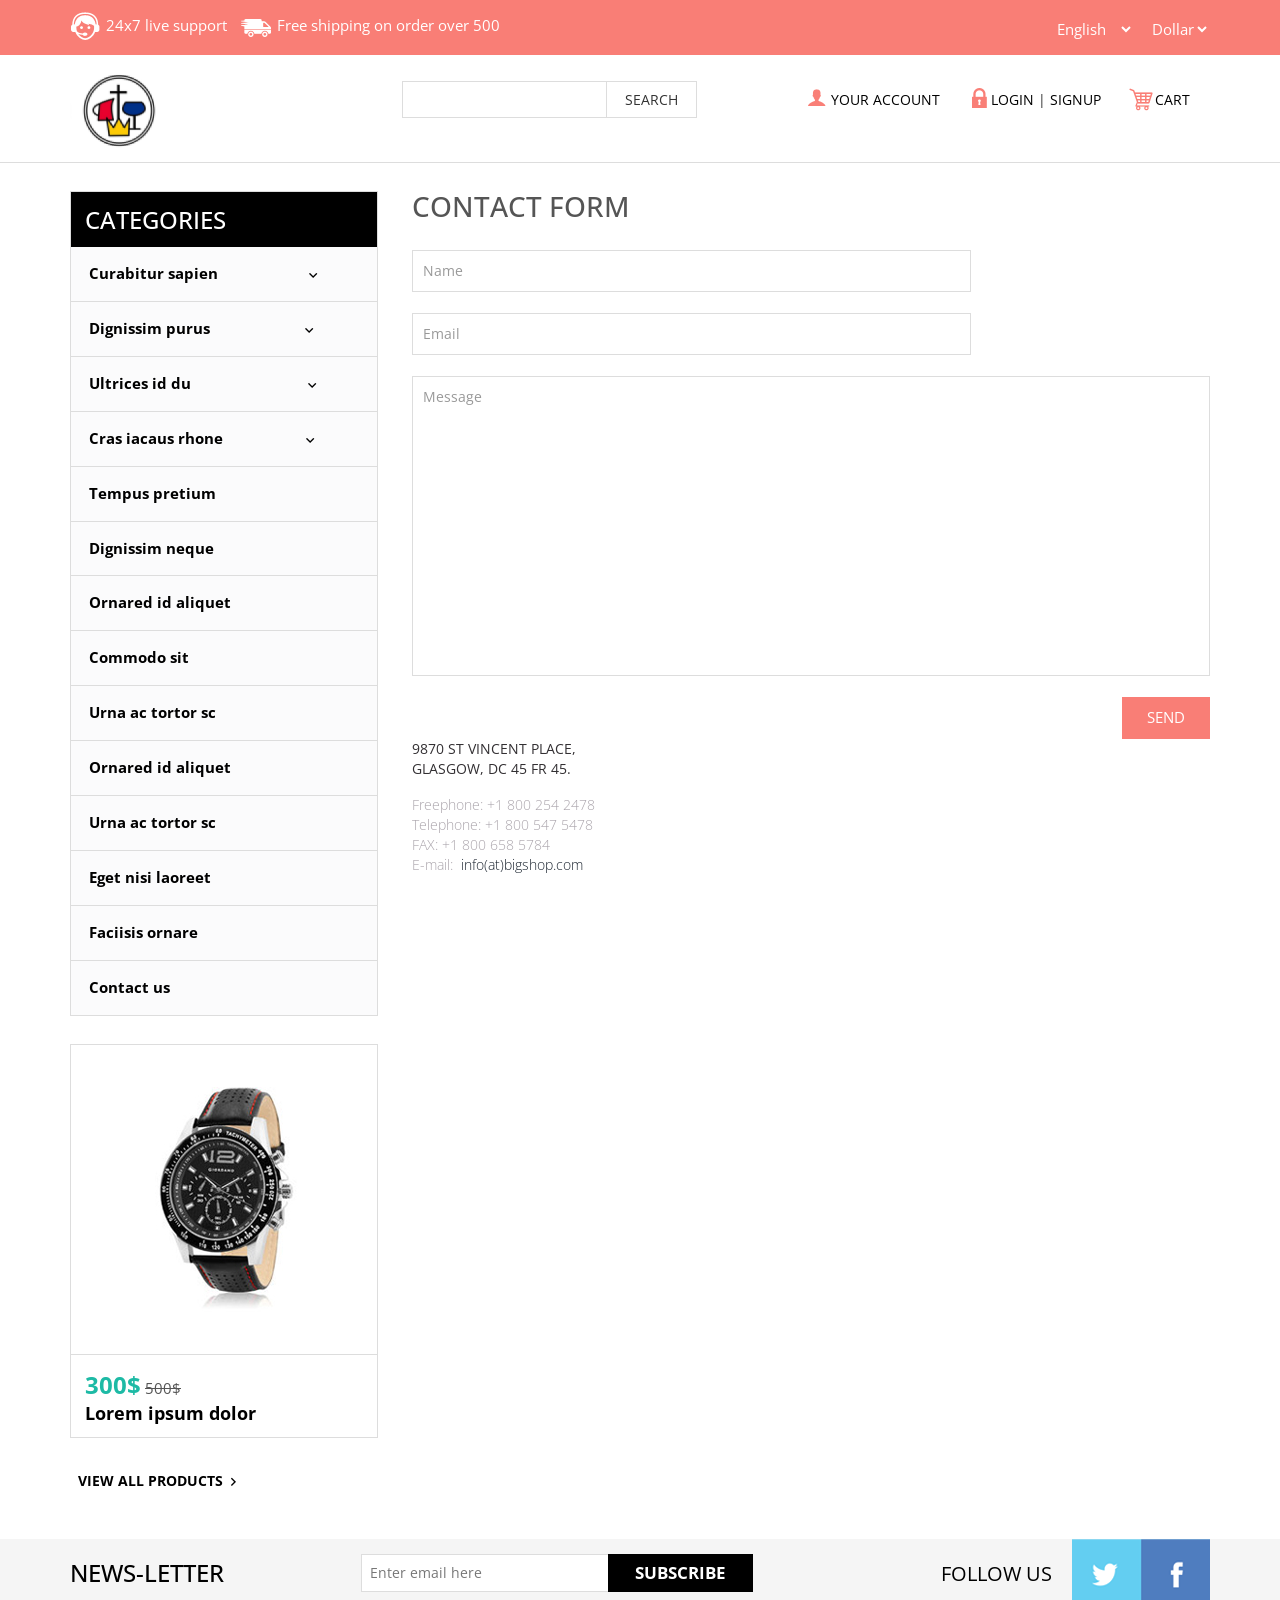
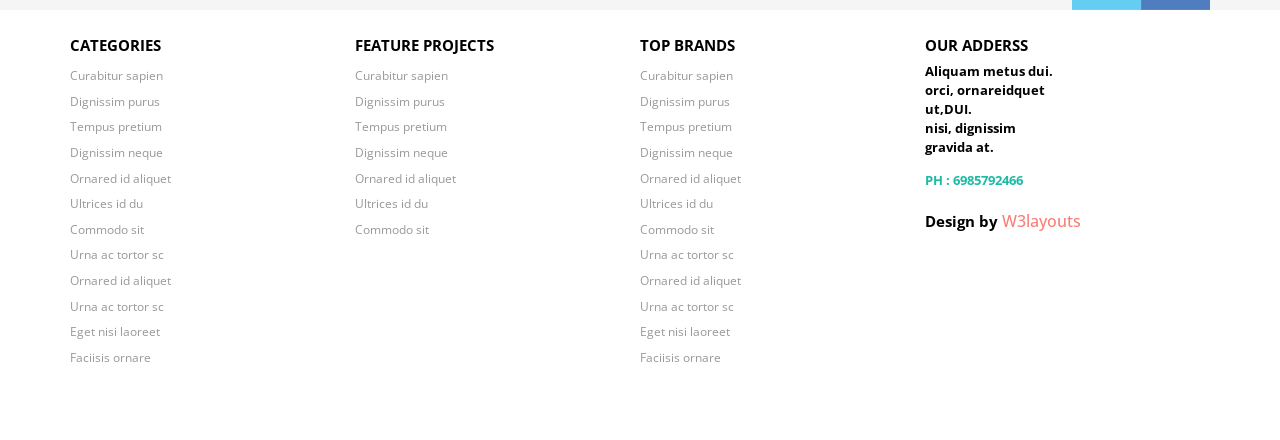
<file: public/template/contact.html>
<!--A Design by W3layouts 
Author: W3layout
Author URL: http://w3layouts.com
License: Creative Commons Attribution 3.0 Unported
License URL: http://creativecommons.org/licenses/by/3.0/
-->
<!DOCTYPE html>
<html>
<head>
<title>Big shope A Ecommerce Category Flat Bootstarp Resposive Website Template | Contact :: w3layouts</title>
<link href="css/bootstrap.css" rel="stylesheet" type="text/css" media="all" />
<!--theme-style-->
<link href="css/style.css" rel="stylesheet" type="text/css" media="all" />	
<!--//theme-style-->
<meta name="viewport" content="width=device-width, initial-scale=1, maximum-scale=1">
<script type="application/x-javascript"> addEventListener("load", function() { setTimeout(hideURLbar, 0); }, false); function hideURLbar(){ window.scrollTo(0,1); } </script>
<!--fonts-->
<link href='http://fonts.googleapis.com/css?family=Open+Sans:400,300,600,700,800' rel='stylesheet' type='text/css'>
<!--//fonts-->
<script src="js/jquery.min.js"></script>


<!--script-->
</head>
<body> 
	<!--header-->
	<div class="header">
		<div class="top-header">
			<div class="container">
				<div class="top-header-left">
					<ul class="support">
						<li><a href="#"><label> </label></a></li>
						<li><a href="#">24x7 live<span class="live"> support</span></a></li>
					</ul>
					<ul class="support">
						<li class="van"><a href="#"><label> </label></a></li>
						<li><a href="#">Free shipping <span class="live">on order over 500</span></a></li>
					</ul>
					<div class="clearfix"> </div>
				</div>
				<div class="top-header-right">
					<div class="down-top">		
						  <select class="in-drop">
							  <option value="English" class="in-of">English</option>
							  <option value="Japanese" class="in-of">Japanese</option>
							  <option value="French" class="in-of">French</option>
							  <option value="German" class="in-of">German</option>
							</select>
					 </div>
					<div class="down-top top-down">
						  <select class="in-drop">
						  
						  <option value="Dollar" class="in-of">Dollar</option>
						  <option value="Yen" class="in-of">Yen</option>
						  <option value="Euro" class="in-of">Euro</option>
							</select>
					 </div>
					<div class="clearfix"> </div>	
				</div>
				<div class="clearfix"> </div>		
			</div>
		</div>
		<div class="bottom-header">
			<div class="container">
				<div class="header-bottom-left">
					<div class="logo">
						<a href="index.html"><img src="images/logo.png" alt=" " /></a>
					</div>
					<div class="search">
						<input type="text" value="" onfocus="this.value = '';" onblur="if (this.value == '') {this.value = '';}" >
						<input type="submit"  value="SEARCH">

					</div>
					<div class="clearfix"> </div>
				</div>
				<div class="header-bottom-right">					
						<div class="account"><a href="login.html"><span> </span>YOUR ACCOUNT</a></div>
							<ul class="login">
								<li><a href="login.html"><span> </span>LOGIN</a></li> |
								<li ><a href="register.html">SIGNUP</a></li>
							</ul>
						<div class="cart"><a href="#"><span> </span>CART</a></div>
					<div class="clearfix"> </div>
				</div>
				<div class="clearfix"> </div>	
			</div>
		</div>
	</div>
	<!---->
	<div class="container">
		
			<!---->
		 <div class="main"> 
         <div class="reservation_top">          
            	<div class=" contact_right">
            		<h3>Contact Form</h3>
            		<div class="contact-form">
							<form method="post" action="contact-post.html">
								<input type="text" class="textbox" value="Name" onfocus="this.value = '';" onblur="if (this.value == '') {this.value = 'Name';}">
								<input type="text" class="textbox" value="Email" onfocus="this.value = '';" onblur="if (this.value == '') {this.value = 'Email';}">
								<textarea value="Message" onfocus="this.value= '';" onblur="if (this.value == '') {this.value = 'Message';}">Message</textarea>
								<input type="submit" value="Send">
								<div class="clearfix"> </div>
							</form>
							<address class="address">
                    <p>9870 St Vincent Place, <br>Glasgow, DC 45 Fr 45.</p>
                    <dl>
                        <dt> </dt>
                        <dd>Freephone:<span> +1 800 254 2478</span></dd>
                        <dd>Telephone:<span> +1 800 547 5478</span></dd>
                        <dd>FAX: <span>+1 800 658 5784</span></dd>
                        <dd>E-mail:&nbsp; <a href="mailto@vintage.com">info(at)bigshop.com</a></dd>
                    </dl>
                </address>
						</div>
            	</div>
            </div>
           </div>
		   <div class="sub-cate">
				<div class=" top-nav rsidebar span_1_of_left">
					<h3 class="cate">CATEGORIES</h3>
		 <ul class="menu">
		<li class="item1"><a href="#">Curabitur sapien<img class="arrow-img" src="images/arrow1.png" alt=""/> </a>
			<ul class="cute">
				<li class="subitem1"><a href="product.html">Cute Kittens </a></li>
				<li class="subitem2"><a href="product.html">Strange Stuff </a></li>
				<li class="subitem3"><a href="product.html">Automatic Fails </a></li>
			</ul>
		</li>
		<li class="item2"><a href="#">Dignissim purus <img class="arrow-img " src="images/arrow1.png" alt=""/></a>
			<ul class="cute">
				<li class="subitem1"><a href="product.html">Cute Kittens </a></li>
				<li class="subitem2"><a href="product.html">Strange Stuff </a></li>
				<li class="subitem3"><a href="product.html">Automatic Fails </a></li>
			</ul>
		</li>
		<li class="item3"><a href="#">Ultrices id du<img class="arrow-img img-arrow" src="images/arrow1.png" alt=""/> </a>
			<ul class="cute">
				<li class="subitem1"><a href="product.html">Cute Kittens </a></li>
				<li class="subitem2"><a href="product.html">Strange Stuff </a></li>
				<li class="subitem3"><a href="product.html">Automatic Fails</a></li>
			</ul>
		</li>
		<li class="item4"><a href="#">Cras iacaus rhone <img class="arrow-img img-left-arrow" src="images/arrow1.png" alt=""/></a>
			<ul class="cute">
				<li class="subitem1"><a href="product.html">Cute Kittens </a></li>
				<li class="subitem2"><a href="product.html">Strange Stuff </a></li>
				<li class="subitem3"><a href="product.html">Automatic Fails </a></li>
			</ul>
		</li>
				<li>
			<ul class="kid-menu">
				<li><a href="product.html">Tempus pretium</a></li>
				<li ><a href="product.html">Dignissim neque</a></li>
				<li ><a href="product.html">Ornared id aliquet</a></li>
			</ul>
		</li>
		<ul class="kid-menu ">
				<li><a href="product.html">Commodo sit</a></li>
				<li ><a href="product.html">Urna ac tortor sc</a></li>
				<li><a href="product.html">Ornared id aliquet</a></li>
				<li><a href="product.html">Urna ac tortor sc</a></li>
				<li ><a href="product.html">Eget nisi laoreet</a></li>
				<li><a href="product.html">Faciisis ornare</a></li>
				<li class="menu-kid-left"><a href="contact.html">Contact us</a></li>
			</ul>
		
	</ul>
					</div>
				<!--initiate accordion-->
		<script type="text/javascript">
			$(function() {
			    var menu_ul = $('.menu > li > ul'),
			           menu_a  = $('.menu > li > a');
			    menu_ul.hide();
			    menu_a.click(function(e) {
			        e.preventDefault();
			        if(!$(this).hasClass('active')) {
			            menu_a.removeClass('active');
			            menu_ul.filter(':visible').slideUp('normal');
			            $(this).addClass('active').next().stop(true,true).slideDown('normal');
			        } else {
			            $(this).removeClass('active');
			            $(this).next().stop(true,true).slideUp('normal');
			        }
			    });
			
			});
		</script>
					<div class=" chain-grid menu-chain">
	   		     		<a href="single.html"><img class="img-responsive chain" src="images/wat.jpg" alt=" " /></a>	   		     		
	   		     		<div class="grid-chain-bottom chain-watch">
		   		     		<span class="actual dolor-left-grid">300$</span>
		   		     		<span class="reducedfrom">500$</span>  
		   		     		<h6>Lorem ipsum dolor</h6>  		     			   		     										
	   		     		</div>
	   		     	</div>
	   		     	 <a class="view-all all-product" href="product.html">VIEW ALL PRODUCTS<span> </span></a> 	
			</div>
	     </div>
	<!---->
	<div class="footer">
		<div class="footer-top">
			<div class="container">
				<div class="latter">
					<h6>NEWS-LETTER</h6>
					<div class="sub-left-right">
						<form>
							<input type="text" value="Enter email here"onfocus="this.value = '';" onblur="if (this.value == '') {this.value = 'Enter email here';}" />
							<input type="submit" value="SUBSCRIBE" />
						</form>
					</div>
					<div class="clearfix"> </div>
				</div>
				<div class="latter-right">
					<p>FOLLOW US</p>
					<ul class="face-in-to">
						<li><a href="#"><span> </span></a></li>
						<li><a href="#"><span class="facebook-in"> </span></a></li>
						<div class="clearfix"> </div>
					</ul>
					<div class="clearfix"> </div>
				</div>
				<div class="clearfix"> </div>
			</div>
		</div>
		<div class="footer-bottom">
			<div class="container">
				<div class="footer-bottom-cate">
					<h6>CATEGORIES</h6>
					<ul>
						<li><a href="#">Curabitur sapien</a></li>
						<li><a href="#">Dignissim purus</a></li>
						<li><a href="#">Tempus pretium</a></li>
						<li ><a href="#">Dignissim neque</a></li>
						<li ><a href="#">Ornared id aliquet</a></li>
						<li><a href="#">Ultrices id du</a></li>
						<li><a href="#">Commodo sit</a></li>
						<li ><a href="#">Urna ac tortor sc</a></li>
						<li><a href="#">Ornared id aliquet</a></li>
						<li><a href="#">Urna ac tortor sc</a></li>
						<li ><a href="#">Eget nisi laoreet</a></li>
						<li ><a href="#">Faciisis ornare</a></li>
					</ul>
				</div>
				<div class="footer-bottom-cate bottom-grid-cat">
					<h6>FEATURE PROJECTS</h6>
					<ul>
						<li><a href="#">Curabitur sapien</a></li>
						<li><a href="#">Dignissim purus</a></li>
						<li><a href="#">Tempus pretium</a></li>
						<li ><a href="#">Dignissim neque</a></li>
						<li ><a href="#">Ornared id aliquet</a></li>
						<li><a href="#">Ultrices id du</a></li>
						<li><a href="#">Commodo sit</a></li>
					</ul>
				</div>
				<div class="footer-bottom-cate">
					<h6>TOP BRANDS</h6>
					<ul>
						<li><a href="#">Curabitur sapien</a></li>
						<li><a href="#">Dignissim purus</a></li>
						<li><a href="#">Tempus pretium</a></li>
						<li ><a href="#">Dignissim neque</a></li>
						<li ><a href="#">Ornared id aliquet</a></li>
						<li><a href="#">Ultrices id du</a></li>
						<li><a href="#">Commodo sit</a></li>
						<li ><a href="#">Urna ac tortor sc</a></li>
						<li><a href="#">Ornared id aliquet</a></li>
						<li><a href="#">Urna ac tortor sc</a></li>
						<li ><a href="#">Eget nisi laoreet</a></li>
						<li ><a href="#">Faciisis ornare</a></li>
					</ul>
				</div>
				<div class="footer-bottom-cate cate-bottom">
					<h6>OUR ADDERSS</h6>
					<ul>
						<li>Aliquam metus  dui. </li>
						<li>orci, ornareidquet</li>
						<li> ut,DUI.</li>
						<li >nisi, dignissim</li>
						<li >gravida at.</li>
						<li class="phone">PH : 6985792466</li>
						<li class="temp"> <p class="footer-class">Design by <a href="http://w3layouts.com/" target="_blank">W3layouts</a> </p></li>
					</ul>
				</div>
				<div class="clearfix"> </div>
			</div>
		</div>
	</div>
</body>
</html>
</file>
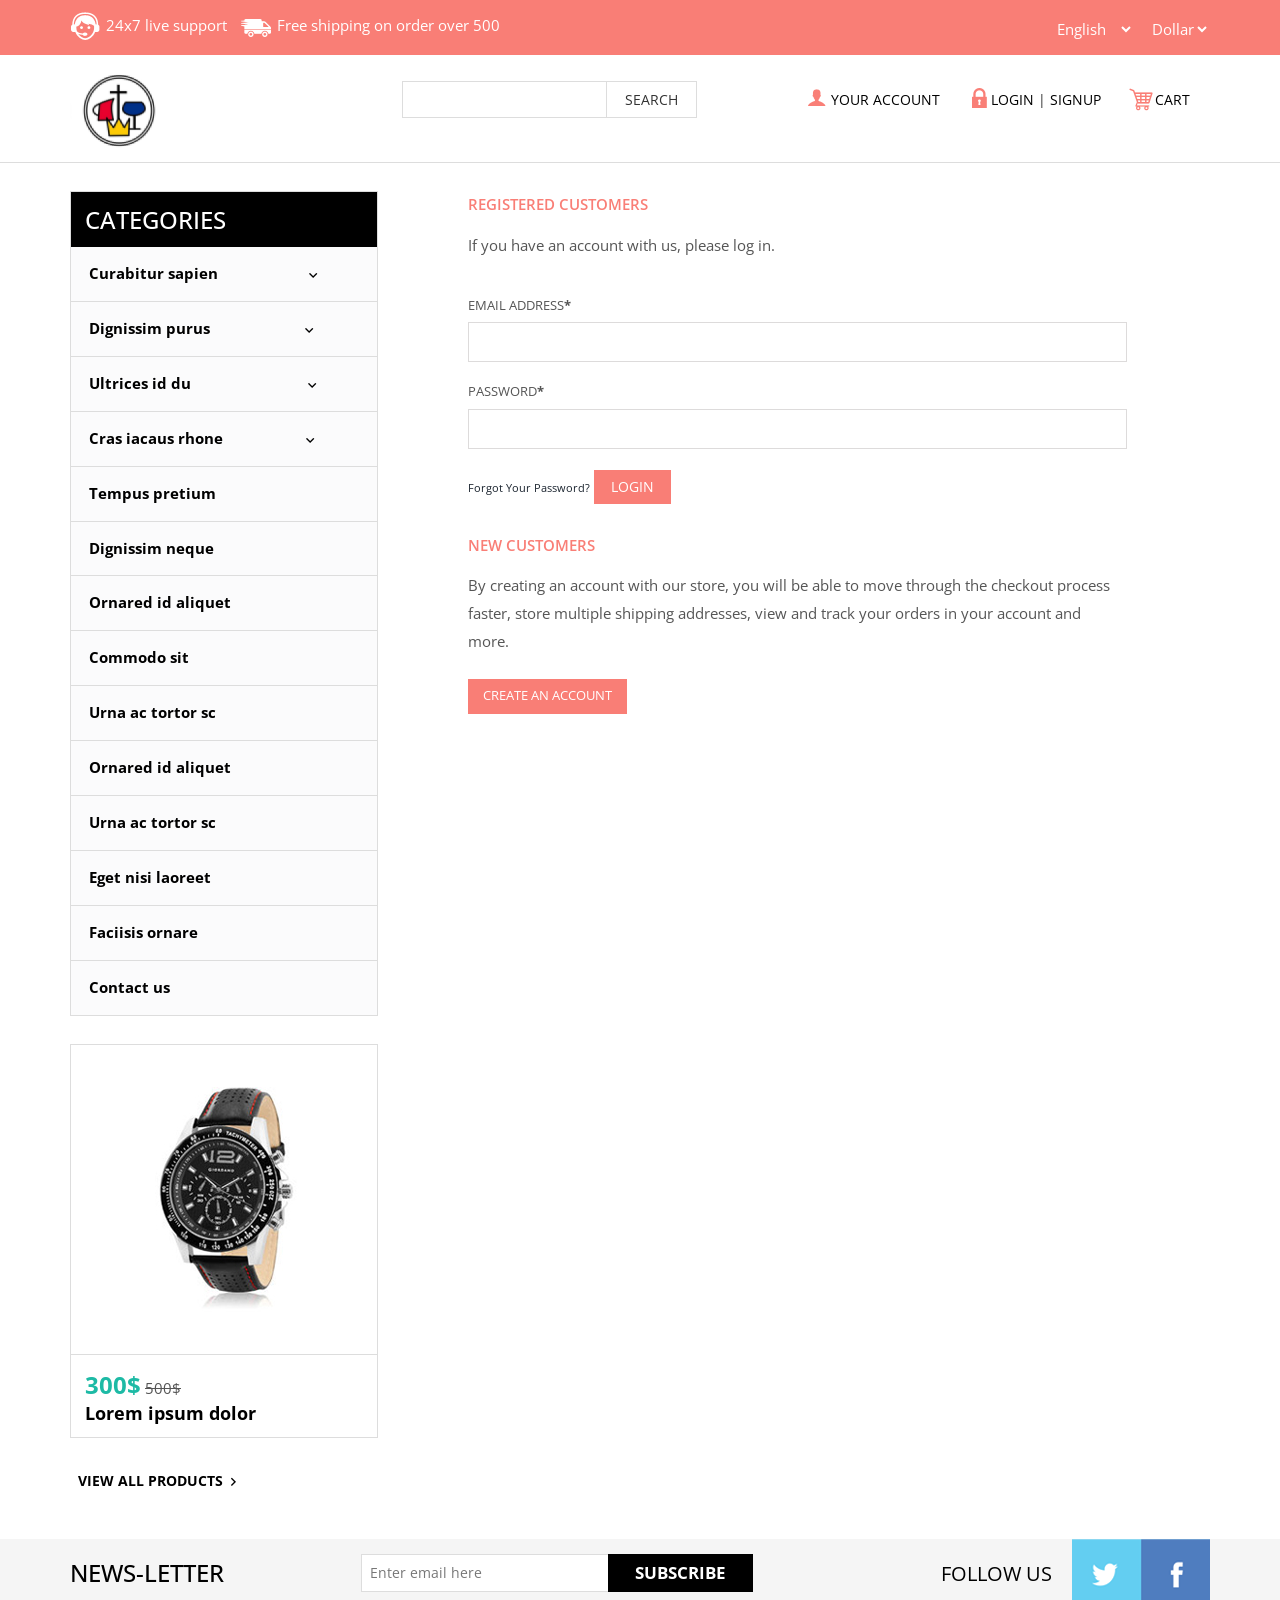
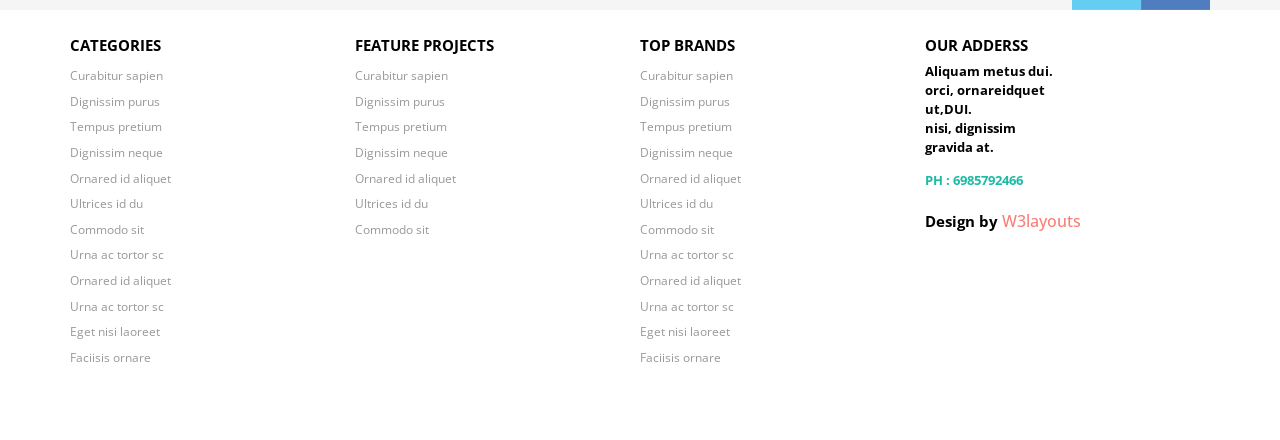
<file: public/template/login.html>
<!--A Design by W3layouts 
Author: W3layout
Author URL: http://w3layouts.com
License: Creative Commons Attribution 3.0 Unported
License URL: http://creativecommons.org/licenses/by/3.0/
-->
<!DOCTYPE html>
<html>
<head>
<title>Big shope A Ecommerce Category Flat Bootstarp Resposive Website Template | Login :: w3layouts</title>
<link href="css/bootstrap.css" rel="stylesheet" type="text/css" media="all" />
<!--theme-style-->
<link href="css/style.css" rel="stylesheet" type="text/css" media="all" />	
<!--//theme-style-->
<meta name="viewport" content="width=device-width, initial-scale=1, maximum-scale=1">
<script type="application/x-javascript"> addEventListener("load", function() { setTimeout(hideURLbar, 0); }, false); function hideURLbar(){ window.scrollTo(0,1); } </script>
<!--fonts-->
<link href='http://fonts.googleapis.com/css?family=Open+Sans:400,300,600,700,800' rel='stylesheet' type='text/css'>
<!--//fonts-->
<script src="js/jquery.min.js"></script>
</head>
<body> 
	<!--header-->
	<div class="header">
		<div class="top-header">
			<div class="container">
				<div class="top-header-left">
					<ul class="support">
						<li><a href="#"><label> </label></a></li>
						<li><a href="#">24x7 live<span class="live"> support</span></a></li>
					</ul>
					<ul class="support">
						<li class="van"><a href="#"><label> </label></a></li>
						<li><a href="#">Free shipping <span class="live">on order over 500</span></a></li>
					</ul>
					<div class="clearfix"> </div>
				</div>
				<div class="top-header-right">
					<div class="down-top">		
						  <select class="in-drop">
							  <option value="English" class="in-of">English</option>
							  <option value="Japanese" class="in-of">Japanese</option>
							  <option value="French" class="in-of">French</option>
							  <option value="German" class="in-of">German</option>
							</select>
					 </div>
					<div class="down-top top-down">
						  <select class="in-drop">
						  
						  <option value="Dollar" class="in-of">Dollar</option>
						  <option value="Yen" class="in-of">Yen</option>
						  <option value="Euro" class="in-of">Euro</option>
							</select>
					 </div>
					<div class="clearfix"> </div>	
				</div>
				<div class="clearfix"> </div>		
			</div>
		</div>
		<div class="bottom-header">
			<div class="container">
				<div class="header-bottom-left">
					<div class="logo">
						<a href="index.html"><img src="images/logo.png" alt=" " /></a>
					</div>
					<div class="search">
						<input type="text" value="" onfocus="this.value = '';" onblur="if (this.value == '') {this.value = '';}" >
						<input type="submit"  value="SEARCH">

					</div>
					<div class="clearfix"> </div>
				</div>
				<div class="header-bottom-right">					
						<div class="account"><a href="login.html"><span> </span>YOUR ACCOUNT</a></div>
							<ul class="login">
								<li><a href="login.html"><span> </span>LOGIN</a></li> |
								<li ><a href="register.html">SIGNUP</a></li>
							</ul>
						<div class="cart"><a href="#"><span> </span>CART</a></div>
					<div class="clearfix"> </div>
				</div>
				<div class="clearfix"> </div>	
			</div>
		</div>
	</div>
	<!---->
	<div class="container">
		
      	   <div class="account_grid">
			   <div class=" login-right">
			  	<h3>REGISTERED CUSTOMERS</h3>
				<p>If you have an account with us, please log in.</p>
				<form>
				  <div>
					<span>Email Address<label>*</label></span>
					<input type="text"> 
				  </div>
				  <div>
					<span>Password<label>*</label></span>
					<input type="text"> 
				  </div>
				  <a class="forgot" href="#">Forgot Your Password?</a>
				  <input type="submit" value="Login">
			    </form>
			   </div>	
			    <div class=" login-left">
			  	 <h3>NEW CUSTOMERS</h3>
				 <p>By creating an account with our store, you will be able to move through the checkout process faster, store multiple shipping addresses, view and track your orders in your account and more.</p>
				 <a class="acount-btn" href="register.html">Create an Account</a>
			   </div>
			   <div class="clearfix"> </div>
			 </div>
			 <div class="sub-cate">
				<div class=" top-nav rsidebar span_1_of_left">
					<h3 class="cate">CATEGORIES</h3>
		 <ul class="menu">
		<li class="item1"><a href="#">Curabitur sapien<img class="arrow-img" src="images/arrow1.png" alt=""/> </a>
			<ul class="cute">
				<li class="subitem1"><a href="product.html">Cute Kittens </a></li>
				<li class="subitem2"><a href="product.html">Strange Stuff </a></li>
				<li class="subitem3"><a href="product.html">Automatic Fails </a></li>
			</ul>
		</li>
		<li class="item2"><a href="#">Dignissim purus <img class="arrow-img " src="images/arrow1.png" alt=""/></a>
			<ul class="cute">
				<li class="subitem1"><a href="product.html">Cute Kittens </a></li>
				<li class="subitem2"><a href="product.html">Strange Stuff </a></li>
				<li class="subitem3"><a href="product.html">Automatic Fails </a></li>
			</ul>
		</li>
		<li class="item3"><a href="#">Ultrices id du<img class="arrow-img img-arrow" src="images/arrow1.png" alt=""/> </a>
			<ul class="cute">
				<li class="subitem1"><a href="product.html">Cute Kittens </a></li>
				<li class="subitem2"><a href="product.html">Strange Stuff </a></li>
				<li class="subitem3"><a href="product.html">Automatic Fails</a></li>
			</ul>
		</li>
		<li class="item4"><a href="#">Cras iacaus rhone <img class="arrow-img img-left-arrow" src="images/arrow1.png" alt=""/></a>
			<ul class="cute">
				<li class="subitem1"><a href="product.html">Cute Kittens </a></li>
				<li class="subitem2"><a href="product.html">Strange Stuff </a></li>
				<li class="subitem3"><a href="product.html">Automatic Fails </a></li>
			</ul>
		</li>
				<li>
			<ul class="kid-menu">
				<li><a href="product.html">Tempus pretium</a></li>
				<li ><a href="product.html">Dignissim neque</a></li>
				<li ><a href="product.html">Ornared id aliquet</a></li>
			</ul>
		</li>
		<ul class="kid-menu ">
				<li><a href="product.html">Commodo sit</a></li>
				<li ><a href="product.html">Urna ac tortor sc</a></li>
				<li><a href="product.html">Ornared id aliquet</a></li>
				<li><a href="product.html">Urna ac tortor sc</a></li>
				<li ><a href="product.html">Eget nisi laoreet</a></li>
				<li><a href="product.html">Faciisis ornare</a></li>
				<li class="menu-kid-left"><a href="contact.html">Contact us</a></li>
			</ul>
		
	</ul>
					</div>
				<!--initiate accordion-->
		<script type="text/javascript">
			$(function() {
			    var menu_ul = $('.menu > li > ul'),
			           menu_a  = $('.menu > li > a');
			    menu_ul.hide();
			    menu_a.click(function(e) {
			        e.preventDefault();
			        if(!$(this).hasClass('active')) {
			            menu_a.removeClass('active');
			            menu_ul.filter(':visible').slideUp('normal');
			            $(this).addClass('active').next().stop(true,true).slideDown('normal');
			        } else {
			            $(this).removeClass('active');
			            $(this).next().stop(true,true).slideUp('normal');
			        }
			    });
			
			});
		</script>
					<div class=" chain-grid menu-chain">
	   		     		<a href="single.html"><img class="img-responsive chain" src="images/wat.jpg" alt=" " /></a>	   		     		
	   		     		<div class="grid-chain-bottom chain-watch">
		   		     		<span class="actual dolor-left-grid">300$</span>
		   		     		<span class="reducedfrom">500$</span>  
		   		     		<h6>Lorem ipsum dolor</h6>  		     			   		     										
	   		     		</div>
	   		     	</div>
	   		     	 <a class="view-all all-product" href="product.html">VIEW ALL PRODUCTS<span> </span></a> 	
			</div>
			  <div class="clearfix"> </div>
      	 </div>
	<!---->
	<div class="footer">
		<div class="footer-top">
			<div class="container">
				<div class="latter">
					<h6>NEWS-LETTER</h6>
					<div class="sub-left-right">
						<form>
							<input type="text" value="Enter email here"onfocus="this.value = '';" onblur="if (this.value == '') {this.value = 'Enter email here';}" />
							<input type="submit" value="SUBSCRIBE" />
						</form>
					</div>
					<div class="clearfix"> </div>
				</div>
				<div class="latter-right">
					<p>FOLLOW US</p>
					<ul class="face-in-to">
						<li><a href="#"><span> </span></a></li>
						<li><a href="#"><span class="facebook-in"> </span></a></li>
						<div class="clearfix"> </div>
					</ul>
					<div class="clearfix"> </div>
				</div>
				<div class="clearfix"> </div>
			</div>
		</div>
		<div class="footer-bottom">
			<div class="container">
				<div class="footer-bottom-cate">
					<h6>CATEGORIES</h6>
					<ul>
						<li><a href="#">Curabitur sapien</a></li>
						<li><a href="#">Dignissim purus</a></li>
						<li><a href="#">Tempus pretium</a></li>
						<li ><a href="#">Dignissim neque</a></li>
						<li ><a href="#">Ornared id aliquet</a></li>
						<li><a href="#">Ultrices id du</a></li>
						<li><a href="#">Commodo sit</a></li>
						<li ><a href="#">Urna ac tortor sc</a></li>
						<li><a href="#">Ornared id aliquet</a></li>
						<li><a href="#">Urna ac tortor sc</a></li>
						<li ><a href="#">Eget nisi laoreet</a></li>
						<li ><a href="#">Faciisis ornare</a></li>
					</ul>
				</div>
				<div class="footer-bottom-cate bottom-grid-cat">
					<h6>FEATURE PROJECTS</h6>
					<ul>
						<li><a href="#">Curabitur sapien</a></li>
						<li><a href="#">Dignissim purus</a></li>
						<li><a href="#">Tempus pretium</a></li>
						<li ><a href="#">Dignissim neque</a></li>
						<li ><a href="#">Ornared id aliquet</a></li>
						<li><a href="#">Ultrices id du</a></li>
						<li><a href="#">Commodo sit</a></li>
					</ul>
				</div>
				<div class="footer-bottom-cate">
					<h6>TOP BRANDS</h6>
					<ul>
						<li><a href="#">Curabitur sapien</a></li>
						<li><a href="#">Dignissim purus</a></li>
						<li><a href="#">Tempus pretium</a></li>
						<li ><a href="#">Dignissim neque</a></li>
						<li ><a href="#">Ornared id aliquet</a></li>
						<li><a href="#">Ultrices id du</a></li>
						<li><a href="#">Commodo sit</a></li>
						<li ><a href="#">Urna ac tortor sc</a></li>
						<li><a href="#">Ornared id aliquet</a></li>
						<li><a href="#">Urna ac tortor sc</a></li>
						<li ><a href="#">Eget nisi laoreet</a></li>
						<li ><a href="#">Faciisis ornare</a></li>
					</ul>
				</div>
				<div class="footer-bottom-cate cate-bottom">
					<h6>OUR ADDERSS</h6>
					<ul>
						<li>Aliquam metus  dui. </li>
						<li>orci, ornareidquet</li>
						<li> ut,DUI.</li>
						<li >nisi, dignissim</li>
						<li >gravida at.</li>
						<li class="phone">PH : 6985792466</li>
						<li class="temp"> <p class="footer-class">Design by <a href="http://w3layouts.com/" target="_blank">W3layouts</a> </p></li>
					</ul>
				</div>
				<div class="clearfix"> </div>
			</div>
		</div>
	</div>
</body>
</html>
</file>
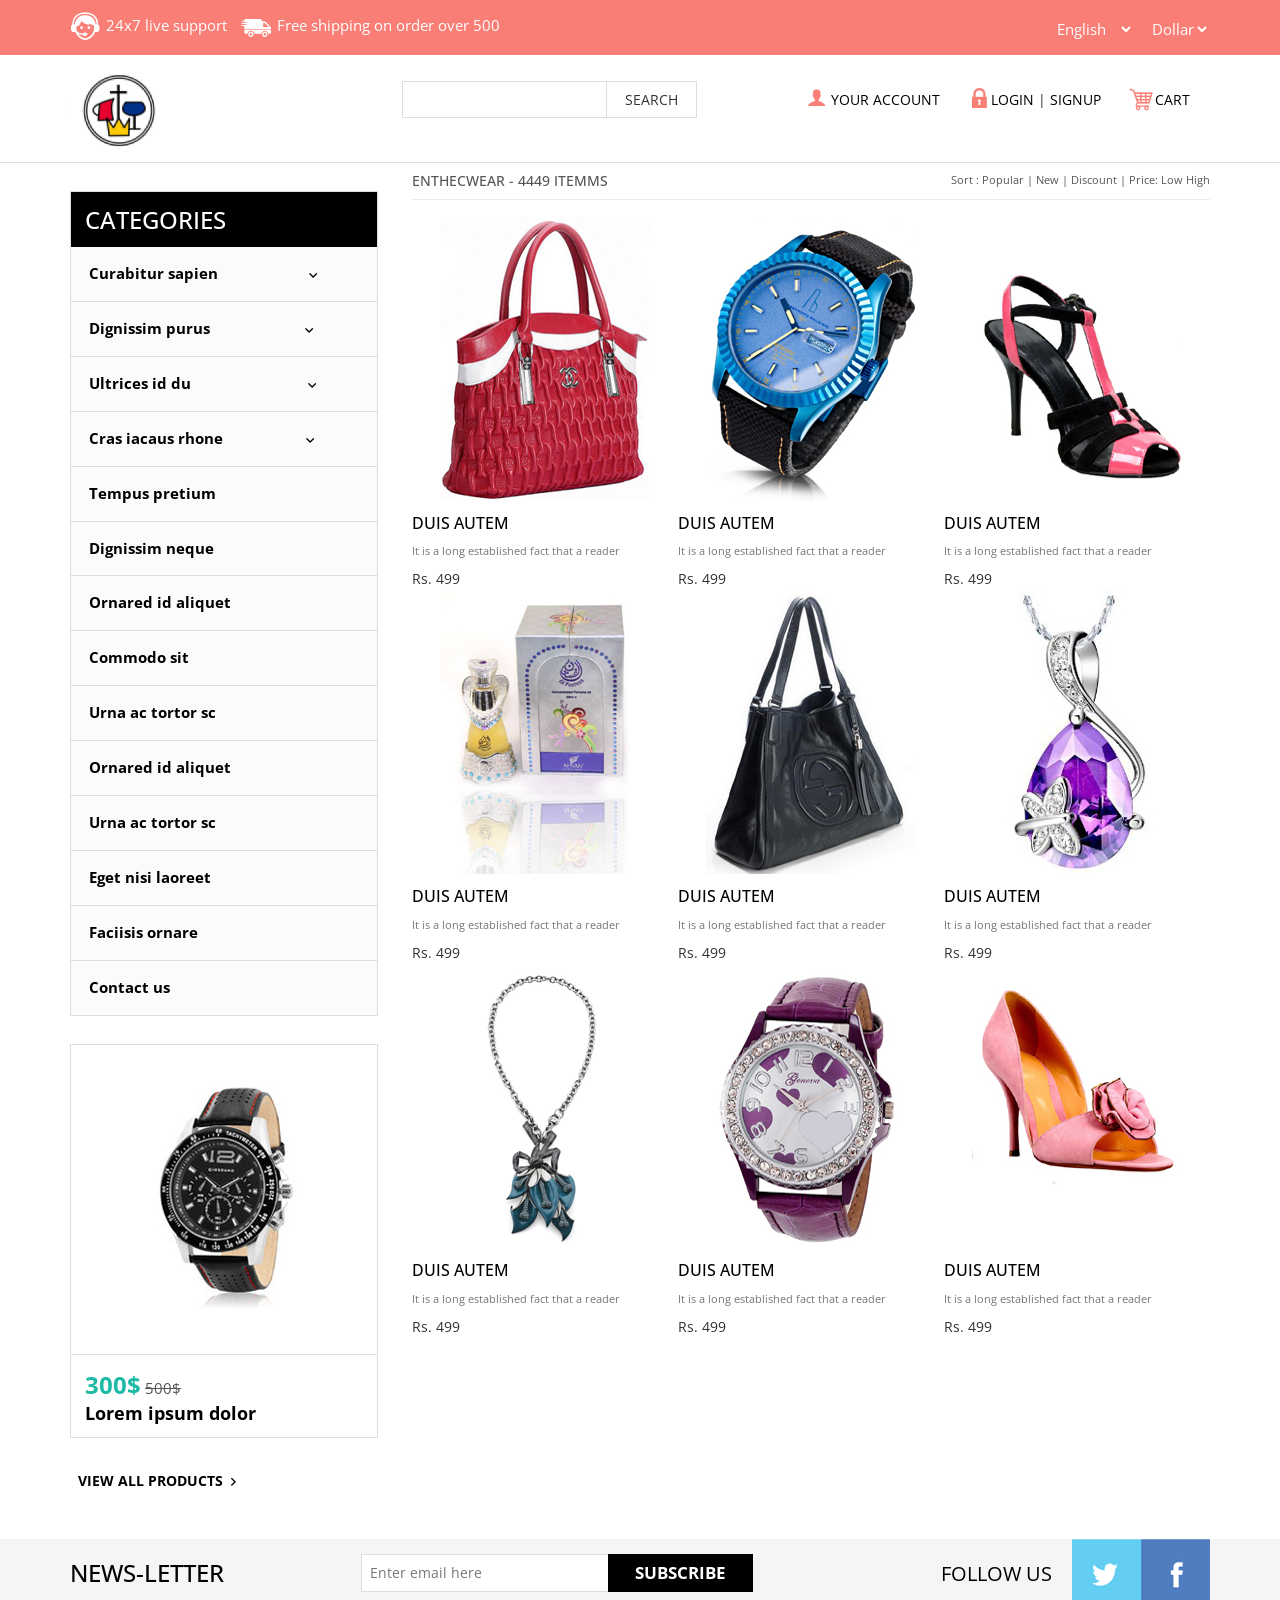
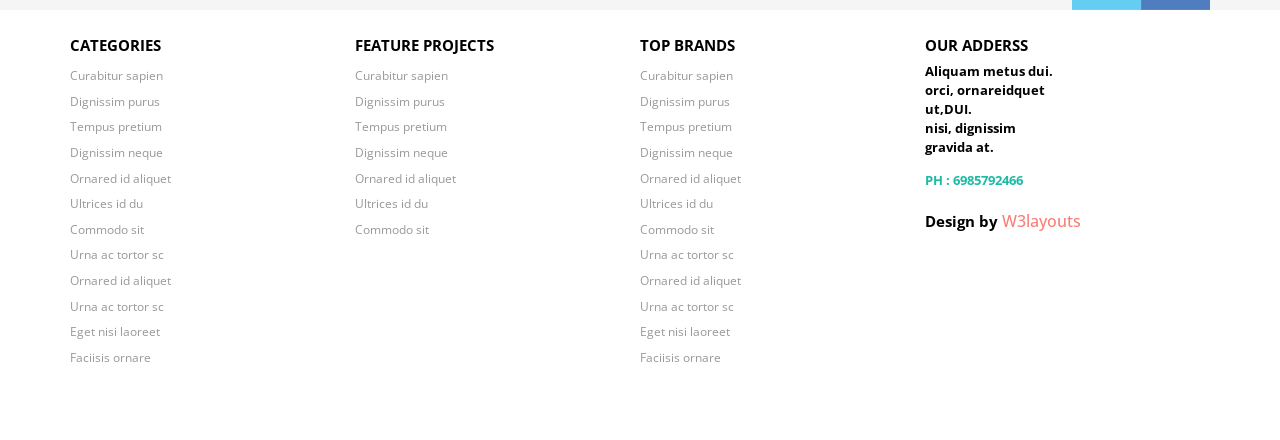
<file: public/template/product.html>
<!--A Design by W3layouts 
Author: W3layout
Author URL: http://w3layouts.com
License: Creative Commons Attribution 3.0 Unported
License URL: http://creativecommons.org/licenses/by/3.0/
-->
<!DOCTYPE html>
<html>
<head>
<title>Big shope A Ecommerce Category Flat Bootstarp Resposive Website Template | Product :: w3layouts</title>
<link href="css/bootstrap.css" rel="stylesheet" type="text/css" media="all" />
<!--theme-style-->
<link href="css/style.css" rel="stylesheet" type="text/css" media="all" />	
<!--//theme-style-->
<meta name="viewport" content="width=device-width, initial-scale=1, maximum-scale=1">
<script type="application/x-javascript"> addEventListener("load", function() { setTimeout(hideURLbar, 0); }, false); function hideURLbar(){ window.scrollTo(0,1); } </script>
<!--fonts-->
<link href='http://fonts.googleapis.com/css?family=Open+Sans:400,300,600,700,800' rel='stylesheet' type='text/css'>
<!--//fonts-->
<script src="js/jquery.min.js"></script>


<!--script-->
</head>
<body> 
	<!--header-->
	<div class="header">
		<div class="top-header">
			<div class="container">
				<div class="top-header-left">
					<ul class="support">
						<li><a href="#"><label> </label></a></li>
						<li><a href="#">24x7 live<span class="live"> support</span></a></li>
					</ul>
					<ul class="support">
						<li class="van"><a href="#"><label> </label></a></li>
						<li><a href="#">Free shipping <span class="live">on order over 500</span></a></li>
					</ul>
					<div class="clearfix"> </div>
				</div>
				<div class="top-header-right">
					<div class="down-top">		
						  <select class="in-drop">
							  <option value="English" class="in-of">English</option>
							  <option value="Japanese" class="in-of">Japanese</option>
							  <option value="French" class="in-of">French</option>
							  <option value="German" class="in-of">German</option>
							</select>
					 </div>
					<div class="down-top top-down">
						  <select class="in-drop">
						  
						  <option value="Dollar" class="in-of">Dollar</option>
						  <option value="Yen" class="in-of">Yen</option>
						  <option value="Euro" class="in-of">Euro</option>
							</select>
					 </div>
					<div class="clearfix"> </div>	
				</div>
				<div class="clearfix"> </div>		
			</div>
		</div>
		<div class="bottom-header">
			<div class="container">
				<div class="header-bottom-left">
					<div class="logo">
						<a href="index.html"><img src="images/logo.png" alt=" " /></a>
					</div>
					<div class="search">
						<input type="text" value="" onfocus="this.value = '';" onblur="if (this.value == '') {this.value = '';}" >
						<input type="submit"  value="SEARCH">

					</div>
					<div class="clearfix"> </div>
				</div>
				<div class="header-bottom-right">					
						<div class="account"><a href="login.html"><span> </span>YOUR ACCOUNT</a></div>
							<ul class="login">
								<li><a href="login.html"><span> </span>LOGIN</a></li> |
								<li ><a href="register.html">SIGNUP</a></li>
							</ul>
						<div class="cart"><a href="#"><span> </span>CART</a></div>
					<div class="clearfix"> </div>
				</div>
				<div class="clearfix"> </div>	
			</div>
		</div>
	</div>
	<!---->
	<!-- start content -->
	<div class="container">
		
	<div class="women-product">
		<div class=" w_content">
			<div class="women">
				<a href="#"><h4>Enthecwear - <span>4449 itemms</span> </h4></a>
				<ul class="w_nav">
					<li>Sort : </li>
			     	<li><a class="active" href="#">popular</a></li> |
			     	<li><a href="#">new </a></li> |
			     	<li><a href="#">discount</a></li> |
			     	<li><a href="#">price: Low High </a></li> 
			     <div class="clearfix"> </div>	
			     </ul>
			     <div class="clearfix"> </div>	
			</div>
		</div>
		<!-- grids_of_4 -->
		<div class="grid-product">
		  	<div class="  product-grid">
				<div class="content_box"><a href="single.html">
			   		<div class="left-grid-view grid-view-left">
			   	   	 	<img src="images/pic13.jpg" class="img-responsive watch-right" alt=""/>
				   	   	<div class="mask">
	                        <div class="info">Quick View</div>
			            </div>
				   	  </a>
				</div>
				    <h4><a href="#"> Duis autem</a></h4>
				     <p>It is a long established fact that a reader</p>
				     Rs. 499
			   	</div>
              </div>
			 <div class="  product-grid">
			<div class="content_box"><a href="single.html">
			   	<div class="left-grid-view grid-view-left">
			   	   	 <img src="images/pic2.jpg" class="img-responsive watch-right" alt=""/>
				   	   	<div class="mask">
	                        <div class="info">Quick View</div>
			            </div>
				   	  </a>
				   </div>
				    <h4><a href="#"> Duis autem</a></h4>
				     <p>It is a long established fact that a reader</p>
				     Rs. 499
			   	</div>
                 </div>
			 <div class="  product-grid">
			<div class="content_box"><a href="single.html">
			   	<div class="left-grid-view grid-view-left">
			   	   	 <img src="images/pic3.jpg" class="img-responsive watch-right" alt=""/>
				   	   	<div class="mask">
	                        <div class="info">Quick View</div>
			            </div>
				   	  </a>
				   </div>
				    <h4><a href="#"> Duis autem</a></h4>
				     <p>It is a long established fact that a reader</p>
				     Rs. 499
			   	</div>
                 </div>
		  <div class="  product-grid">
			<div class="content_box"><a href="single.html">
			   	<div class="left-grid-view grid-view-left">
			   	   	 <img src="images/pic4.jpg" class="img-responsive watch-right" alt=""/>
				   	   	<div class="mask">
	                        <div class="info">Quick View</div>
			            </div>
				   	  </a>
				   </div>
				    <h4><a href="#"> Duis autem</a></h4>
				     <p>It is a long established fact that a reader</p>
				     Rs. 499
			   	</div>
              </div>
			 <div class="  product-grid">
			<div class="content_box"><a href="single.html">
			   	<div class="left-grid-view grid-view-left">
			   	   	 <img src="images/pic6.jpg" class="img-responsive watch-right" alt=""/>
				   	   	<div class="mask">
	                        <div class="info">Quick View</div>
			            </div>
				   	  </a>
				   </div>
				    <h4><a href="#"> Duis autem</a></h4>
				     <p>It is a long established fact that a reader</p>
				     Rs. 499
			   	</div>
                 </div>
			 <div class="  product-grid">
			<div class="content_box"><a href="single.html">
			   	<div class="left-grid-view grid-view-left">
			   	   	 <img src="images/pic7.jpg" class="img-responsive watch-right" alt=""/>
				   	   	<div class="mask">
	                        <div class="info">Quick View</div>
			            </div>
				   	  </a>
				   </div>
				    <h4><a href="#"> Duis autem</a></h4>
				     <p>It is a long established fact that a reader</p>
				     Rs. 499
			   	</div>
                 </div>
		  <div class="  product-grid">
			<div class="content_box"><a href="single.html">
			   	<div class="left-grid-view grid-view-left">
			   	   	 <img src="images/pic8.jpg" class="img-responsive watch-right" alt=""/>
				   	   	<div class="mask">
	                        <div class="info">Quick View</div>
			            </div>
				   	  </a>
				   </div>
				    <h4><a href="#"> Duis autem</a></h4>
				     <p>It is a long established fact that a reader</p>
				     Rs. 499
			   	</div>
              </div>
			 <div class="  product-grid">
			<div class="content_box"><a href="single.html">
			   	<div class="left-grid-view grid-view-left">
			   	   	 <img src="images/pic11.jpg" class="img-responsive watch-right" alt=""/>
				   	   	<div class="mask">
	                        <div class="info">Quick View</div>
			            </div>
				   	  </a>
				   </div>
				    <h4><a href="#"> Duis autem</a></h4>
				     <p>It is a long established fact that a reader</p>
				     Rs. 499
			   	</div>
                 </div>
			 <div class=" product-grid">
			<div class="content_box"><a href="single.html">
			   	<div class="left-grid-view grid-view-left">
			   	   	 <img src="images/pic12.jpg" class="img-responsive watch-right" alt=""/>
				   	   	<div class="mask">
	                        <div class="info">Quick View</div>
			            </div>
				   	  </a>
				   </div>
				    <h4><a href="#"> Duis autem</a></h4>
				     <p>It is a long established fact that a reader</p>
				     Rs. 499
			   	</div>
                 </div>
			<div class="clearfix"> </div>
		</div>
	</div>
	<div class="sub-cate">
				<div class=" top-nav rsidebar span_1_of_left">
					<h3 class="cate">CATEGORIES</h3>
		  <ul class="menu">
		<li class="item1"><a href="#">Curabitur sapien<img class="arrow-img" src="images/arrow1.png" alt=""/> </a>
			<ul class="cute">
				<li class="subitem1"><a href="product.html">Cute Kittens </a></li>
				<li class="subitem2"><a href="product.html">Strange Stuff </a></li>
				<li class="subitem3"><a href="product.html">Automatic Fails </a></li>
			</ul>
		</li>
		<li class="item2"><a href="#">Dignissim purus <img class="arrow-img " src="images/arrow1.png" alt=""/></a>
			<ul class="cute">
				<li class="subitem1"><a href="product.html">Cute Kittens </a></li>
				<li class="subitem2"><a href="product.html">Strange Stuff </a></li>
				<li class="subitem3"><a href="product.html">Automatic Fails </a></li>
			</ul>
		</li>
		<li class="item3"><a href="#">Ultrices id du<img class="arrow-img img-arrow" src="images/arrow1.png" alt=""/> </a>
			<ul class="cute">
				<li class="subitem1"><a href="product.html">Cute Kittens </a></li>
				<li class="subitem2"><a href="product.html">Strange Stuff </a></li>
				<li class="subitem3"><a href="product.html">Automatic Fails</a></li>
			</ul>
		</li>
		<li class="item4"><a href="#">Cras iacaus rhone <img class="arrow-img img-left-arrow" src="images/arrow1.png" alt=""/></a>
			<ul class="cute">
				<li class="subitem1"><a href="product.html">Cute Kittens </a></li>
				<li class="subitem2"><a href="product.html">Strange Stuff </a></li>
				<li class="subitem3"><a href="product.html">Automatic Fails </a></li>
			</ul>
		</li>
				<li>
			<ul class="kid-menu">
				<li><a href="product.html">Tempus pretium</a></li>
				<li ><a href="product.html">Dignissim neque</a></li>
				<li ><a href="product.html">Ornared id aliquet</a></li>
			</ul>
		</li>
		<ul class="kid-menu ">
				<li><a href="product.html">Commodo sit</a></li>
				<li ><a href="product.html">Urna ac tortor sc</a></li>
				<li><a href="product.html">Ornared id aliquet</a></li>
				<li><a href="product.html">Urna ac tortor sc</a></li>
				<li ><a href="product.html">Eget nisi laoreet</a></li>
				<li><a href="product.html">Faciisis ornare</a></li>
				<li class="menu-kid-left"><a href="contact.html">Contact us</a></li>
			</ul>
		
	</ul>
					</div>
				<!--initiate accordion-->
		<script type="text/javascript">
			$(function() {
			    var menu_ul = $('.menu > li > ul'),
			           menu_a  = $('.menu > li > a');
			    menu_ul.hide();
			    menu_a.click(function(e) {
			        e.preventDefault();
			        if(!$(this).hasClass('active')) {
			            menu_a.removeClass('active');
			            menu_ul.filter(':visible').slideUp('normal');
			            $(this).addClass('active').next().stop(true,true).slideDown('normal');
			        } else {
			            $(this).removeClass('active');
			            $(this).next().stop(true,true).slideUp('normal');
			        }
			    });
			
			});
		</script>
					<div class=" chain-grid menu-chain">
	   		     		<a href="single.html"><img class="img-responsive chain" src="images/wat.jpg" alt=" " /></a>	   		     		
	   		     		<div class="grid-chain-bottom chain-watch">
		   		     		<span class="actual dolor-left-grid">300$</span>
		   		     		<span class="reducedfrom">500$</span>  
		   		     		<h6>Lorem ipsum dolor</h6>  		     			   		     										
	   		     		</div>
	   		     	</div>
	   		     	 <a class="view-all all-product" href="product.html">VIEW ALL PRODUCTS<span> </span></a> 	
			</div>
	<div class="clearfix"> </div>
</div>
	<!---->
	<div class="footer">
		<div class="footer-top">
			<div class="container">
				<div class="latter">
					<h6>NEWS-LETTER</h6>
					<div class="sub-left-right">
						<form>
							<input type="text" value="Enter email here"onfocus="this.value = '';" onblur="if (this.value == '') {this.value = 'Enter email here';}" />
							<input type="submit" value="SUBSCRIBE" />
						</form>
					</div>
					<div class="clearfix"> </div>
				</div>
				<div class="latter-right">
					<p>FOLLOW US</p>
					<ul class="face-in-to">
						<li><a href="#"><span> </span></a></li>
						<li><a href="#"><span class="facebook-in"> </span></a></li>
						<div class="clearfix"> </div>
					</ul>
					<div class="clearfix"> </div>
				</div>
				<div class="clearfix"> </div>
			</div>
		</div>
		<div class="footer-bottom">
			<div class="container">
				<div class="footer-bottom-cate">
					<h6>CATEGORIES</h6>
					<ul>
						<li><a href="#">Curabitur sapien</a></li>
						<li><a href="#">Dignissim purus</a></li>
						<li><a href="#">Tempus pretium</a></li>
						<li ><a href="#">Dignissim neque</a></li>
						<li ><a href="#">Ornared id aliquet</a></li>
						<li><a href="#">Ultrices id du</a></li>
						<li><a href="#">Commodo sit</a></li>
						<li ><a href="#">Urna ac tortor sc</a></li>
						<li><a href="#">Ornared id aliquet</a></li>
						<li><a href="#">Urna ac tortor sc</a></li>
						<li ><a href="#">Eget nisi laoreet</a></li>
						<li ><a href="#">Faciisis ornare</a></li>
					</ul>
				</div>
				<div class="footer-bottom-cate bottom-grid-cat">
					<h6>FEATURE PROJECTS</h6>
					<ul>
						<li><a href="#">Curabitur sapien</a></li>
						<li><a href="#">Dignissim purus</a></li>
						<li><a href="#">Tempus pretium</a></li>
						<li ><a href="#">Dignissim neque</a></li>
						<li ><a href="#">Ornared id aliquet</a></li>
						<li><a href="#">Ultrices id du</a></li>
						<li><a href="#">Commodo sit</a></li>
					</ul>
				</div>
				<div class="footer-bottom-cate">
					<h6>TOP BRANDS</h6>
					<ul>
						<li><a href="#">Curabitur sapien</a></li>
						<li><a href="#">Dignissim purus</a></li>
						<li><a href="#">Tempus pretium</a></li>
						<li ><a href="#">Dignissim neque</a></li>
						<li ><a href="#">Ornared id aliquet</a></li>
						<li><a href="#">Ultrices id du</a></li>
						<li><a href="#">Commodo sit</a></li>
						<li ><a href="#">Urna ac tortor sc</a></li>
						<li><a href="#">Ornared id aliquet</a></li>
						<li><a href="#">Urna ac tortor sc</a></li>
						<li ><a href="#">Eget nisi laoreet</a></li>
						<li ><a href="#">Faciisis ornare</a></li>
					</ul>
				</div>
				<div class="footer-bottom-cate cate-bottom">
					<h6>OUR ADDERSS</h6>
					<ul>
						<li>Aliquam metus  dui. </li>
						<li>orci, ornareidquet</li>
						<li> ut,DUI.</li>
						<li >nisi, dignissim</li>
						<li >gravida at.</li>
						<li class="phone">PH : 6985792466</li>
						<li class="temp"> <p class="footer-class">Design by <a href="http://w3layouts.com/" target="_blank">W3layouts</a> </p></li>
					</ul>
				</div>
				<div class="clearfix"> </div>
			</div>
		</div>
	</div>
</body>
</html>
</file>
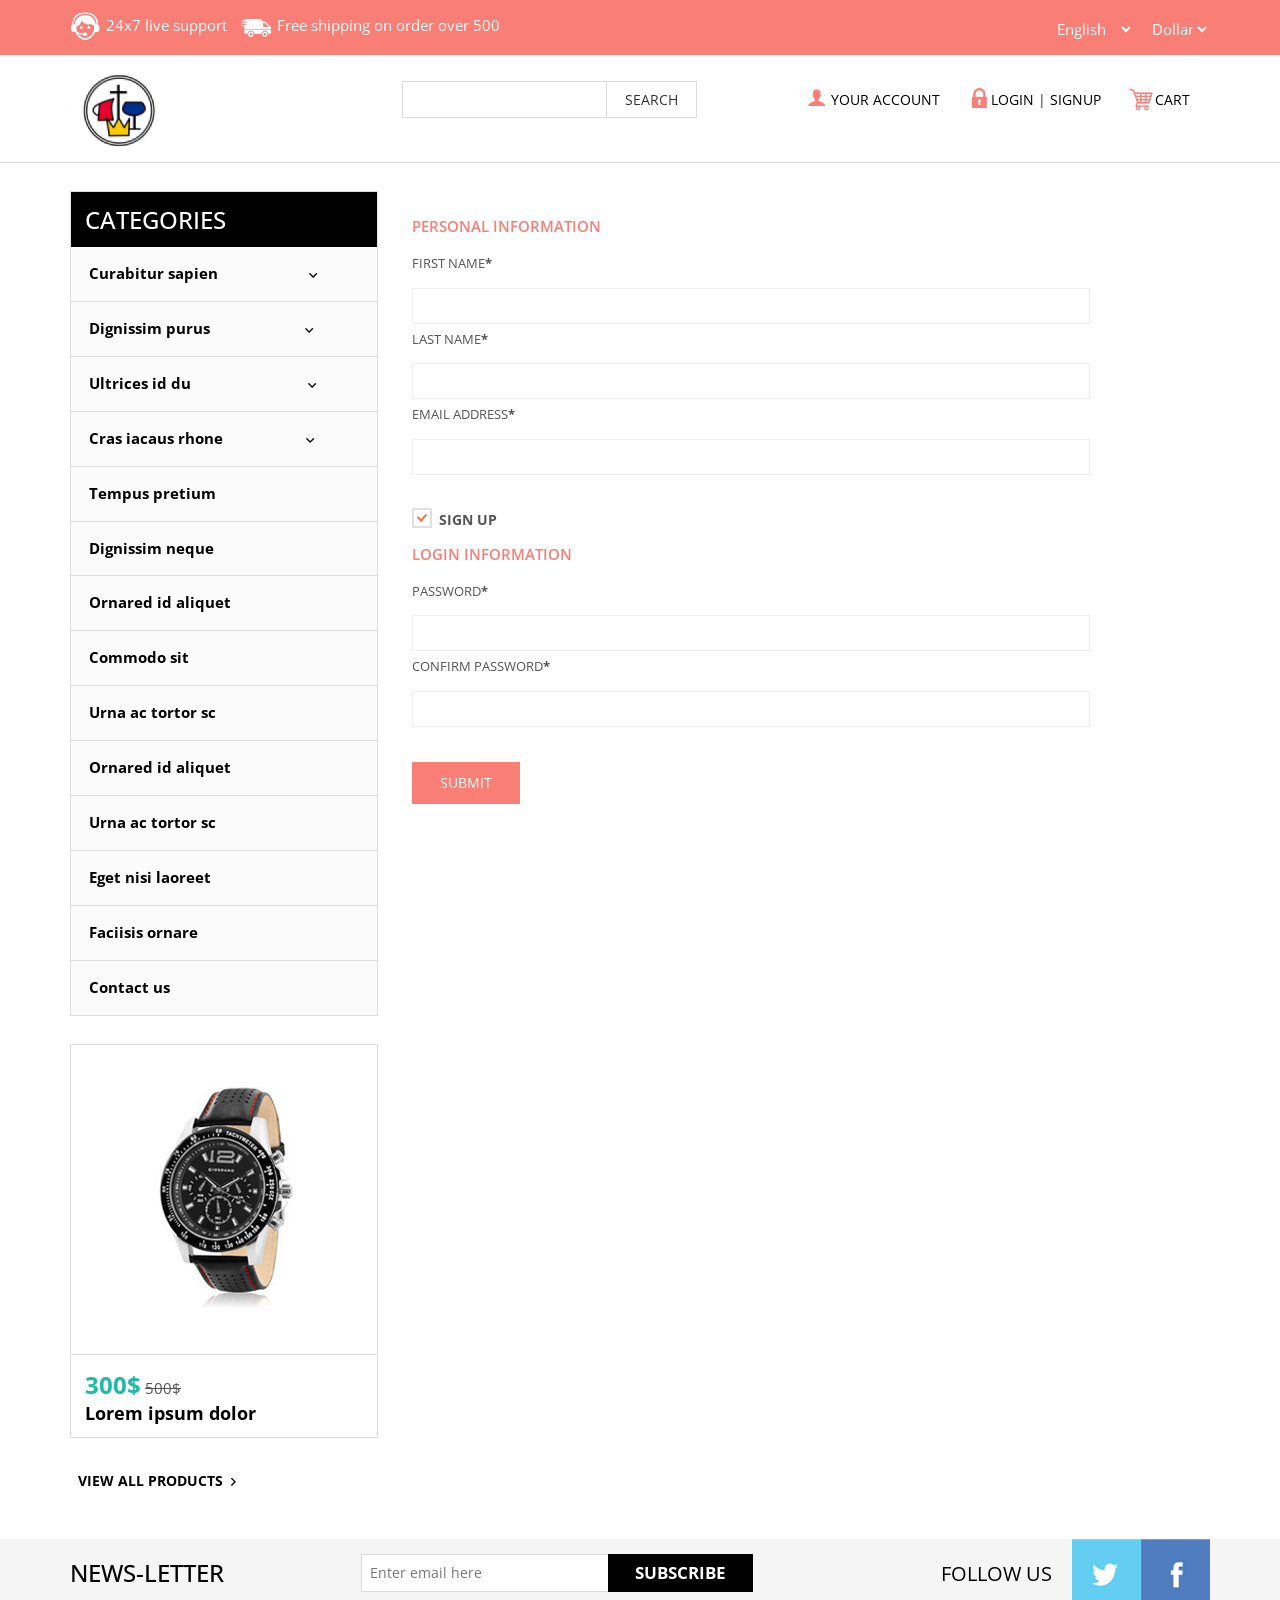
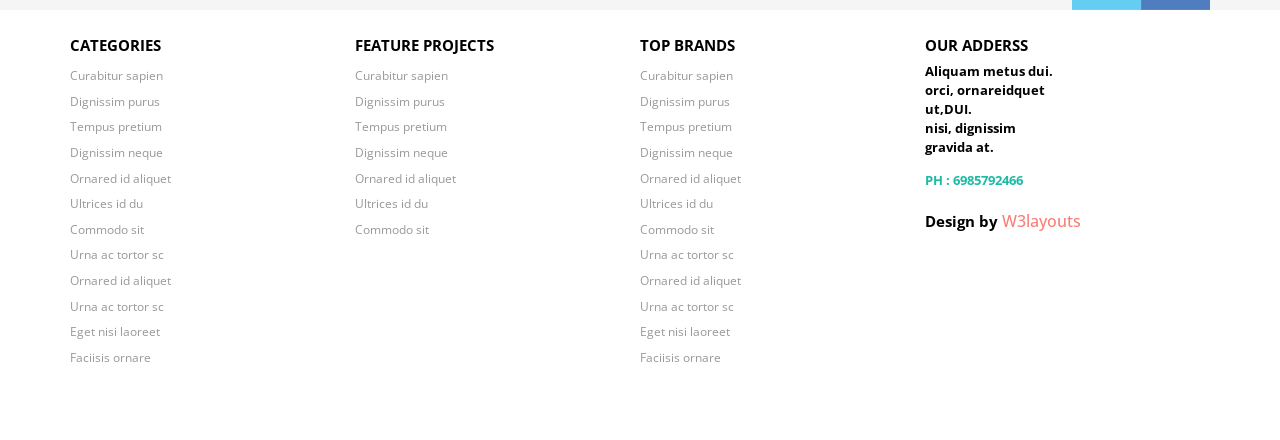
<file: public/template/register.html>
<!--A Design by W3layouts 
Author: W3layout
Author URL: http://w3layouts.com
License: Creative Commons Attribution 3.0 Unported
License URL: http://creativecommons.org/licenses/by/3.0/
-->
<!DOCTYPE html>
<html>
<head>
<title>Big shope A Ecommerce Category Flat Bootstarp Resposive Website Template | Register :: w3layouts</title>
<link href="css/bootstrap.css" rel="stylesheet" type="text/css" media="all" />
<!--theme-style-->
<link href="css/style.css" rel="stylesheet" type="text/css" media="all" />	
<!--//theme-style-->
<meta name="viewport" content="width=device-width, initial-scale=1, maximum-scale=1">
<script type="application/x-javascript"> addEventListener("load", function() { setTimeout(hideURLbar, 0); }, false); function hideURLbar(){ window.scrollTo(0,1); } </script>
<!--fonts-->
<link href='http://fonts.googleapis.com/css?family=Open+Sans:400,300,600,700,800' rel='stylesheet' type='text/css'>
<!--//fonts-->
<script src="js/jquery.min.js"></script>


</head>
<body> 
	<!--header-->
	<div class="header">
		<div class="top-header">
			<div class="container">
				<div class="top-header-left">
					<ul class="support">
						<li><a href="#"><label> </label></a></li>
						<li><a href="#">24x7 live<span class="live"> support</span></a></li>
					</ul>
					<ul class="support">
						<li class="van"><a href="#"><label> </label></a></li>
						<li><a href="#">Free shipping <span class="live">on order over 500</span></a></li>
					</ul>
					<div class="clearfix"> </div>
				</div>
				<div class="top-header-right">
					<div class="down-top">		
						  <select class="in-drop">
							  <option value="English" class="in-of">English</option>
							  <option value="Japanese" class="in-of">Japanese</option>
							  <option value="French" class="in-of">French</option>
							  <option value="German" class="in-of">German</option>
							</select>
					 </div>
					<div class="down-top top-down">
						  <select class="in-drop">
						  
						  <option value="Dollar" class="in-of">Dollar</option>
						  <option value="Yen" class="in-of">Yen</option>
						  <option value="Euro" class="in-of">Euro</option>
							</select>
					 </div>
					<div class="clearfix"> </div>	
				</div>
				<div class="clearfix"> </div>		
			</div>
		</div>
		<div class="bottom-header">
			<div class="container">
				<div class="header-bottom-left">
					<div class="logo">
						<a href="index.html"><img src="images/logo.png" alt=" " /></a>
					</div>
					<div class="search">
						<input type="text" value="" onfocus="this.value = '';" onblur="if (this.value == '') {this.value = '';}" >
						<input type="submit"  value="SEARCH">

					</div>
					<div class="clearfix"> </div>
				</div>
				<div class="header-bottom-right">					
						<div class="account"><a href="login.html"><span> </span>YOUR ACCOUNT</a></div>
							<ul class="login">
								<li><a href="login.html"><span> </span>LOGIN</a></li> |
								<li ><a href="register.html">SIGNUP</a></li>
							</ul>
						<div class="cart"><a href="#"><span> </span>CART</a></div>
					<div class="clearfix"> </div>
				</div>
				<div class="clearfix"> </div>	
			</div>
		</div>
	</div>
	<!---->
	<div class="container"> 
			         
		<div class="register">
		  	  <form> 
				 <div class="  register-top-grid">
					<h3>PERSONAL INFORMATION</h3>
					<div class="mation">
						<span>First Name<label>*</label></span>
						<input type="text"> 
					
						<span>Last Name<label>*</label></span>
						<input type="text"> 
					 
						 <span>Email Address<label>*</label></span>
						 <input type="text"> 
					</div>
					 <div class="clearfix"> </div>
					   <a class="news-letter" href="#">
						 <label class="checkbox"><input type="checkbox" name="checkbox" checked=""><i> </i>Sign Up</label>
					   </a>
					 </div>
				     <div class="  register-bottom-grid">
						    <h3>LOGIN INFORMATION</h3>
							<div class="mation">
								<span>Password<label>*</label></span>
								<input type="text">
								<span>Confirm Password<label>*</label></span>
								<input type="text">
							</div>
					 </div>
				</form>
				<div class="clearfix"> </div>
				<div class="register-but">
				   <form>
					   <input type="submit" value="submit">
					   <div class="clearfix"> </div>
				   </form>
				</div>
		   </div>
		   <div class="sub-cate">
				<div class=" top-nav rsidebar span_1_of_left">
					<h3 class="cate">CATEGORIES</h3>
		 <ul class="menu">
		<li class="item1"><a href="#">Curabitur sapien<img class="arrow-img" src="images/arrow1.png" alt=""/> </a>
			<ul class="cute">
				<li class="subitem1"><a href="product.html">Cute Kittens </a></li>
				<li class="subitem2"><a href="product.html">Strange Stuff </a></li>
				<li class="subitem3"><a href="product.html">Automatic Fails </a></li>
			</ul>
		</li>
		<li class="item2"><a href="#">Dignissim purus <img class="arrow-img " src="images/arrow1.png" alt=""/></a>
			<ul class="cute">
				<li class="subitem1"><a href="product.html">Cute Kittens </a></li>
				<li class="subitem2"><a href="product.html">Strange Stuff </a></li>
				<li class="subitem3"><a href="product.html">Automatic Fails </a></li>
			</ul>
		</li>
		<li class="item3"><a href="#">Ultrices id du<img class="arrow-img img-arrow" src="images/arrow1.png" alt=""/> </a>
			<ul class="cute">
				<li class="subitem1"><a href="product.html">Cute Kittens </a></li>
				<li class="subitem2"><a href="product.html">Strange Stuff </a></li>
				<li class="subitem3"><a href="product.html">Automatic Fails</a></li>
			</ul>
		</li>
		<li class="item4"><a href="#">Cras iacaus rhone <img class="arrow-img img-left-arrow" src="images/arrow1.png" alt=""/></a>
			<ul class="cute">
				<li class="subitem1"><a href="product.html">Cute Kittens </a></li>
				<li class="subitem2"><a href="product.html">Strange Stuff </a></li>
				<li class="subitem3"><a href="product.html">Automatic Fails </a></li>
			</ul>
		</li>
				<li>
			<ul class="kid-menu">
				<li><a href="product.html">Tempus pretium</a></li>
				<li ><a href="product.html">Dignissim neque</a></li>
				<li ><a href="product.html">Ornared id aliquet</a></li>
			</ul>
		</li>
		<ul class="kid-menu ">
				<li><a href="product.html">Commodo sit</a></li>
				<li ><a href="product.html">Urna ac tortor sc</a></li>
				<li><a href="product.html">Ornared id aliquet</a></li>
				<li><a href="product.html">Urna ac tortor sc</a></li>
				<li ><a href="product.html">Eget nisi laoreet</a></li>
				<li><a href="product.html">Faciisis ornare</a></li>
				<li class="menu-kid-left"><a href="contact.html">Contact us</a></li>
			</ul>
		
	</ul>
					</div>
				<!--initiate accordion-->
		<script type="text/javascript">
			$(function() {
			    var menu_ul = $('.menu > li > ul'),
			           menu_a  = $('.menu > li > a');
			    menu_ul.hide();
			    menu_a.click(function(e) {
			        e.preventDefault();
			        if(!$(this).hasClass('active')) {
			            menu_a.removeClass('active');
			            menu_ul.filter(':visible').slideUp('normal');
			            $(this).addClass('active').next().stop(true,true).slideDown('normal');
			        } else {
			            $(this).removeClass('active');
			            $(this).next().stop(true,true).slideUp('normal');
			        }
			    });
			
			});
		</script>
					<div class=" chain-grid menu-chain">
	   		     		<a href="single.html"><img class="img-responsive chain" src="images/wat.jpg" alt=" " /></a>	   		     		
	   		     		<div class="grid-chain-bottom chain-watch">
		   		     		<span class="actual dolor-left-grid">300$</span>
		   		     		<span class="reducedfrom">500$</span>  
		   		     		<h6>Lorem ipsum dolor</h6>  		     			   		     										
	   		     		</div>
	   		     	</div>
	   		     	 <a class="view-all all-product" href="product.html">VIEW ALL PRODUCTS<span> </span></a> 	
			</div>      
	</div>
	<!---->
	<div class="footer">
		<div class="footer-top">
			<div class="container">
				<div class="latter">
					<h6>NEWS-LETTER</h6>
					<div class="sub-left-right">
						<form>
							<input type="text" value="Enter email here"onfocus="this.value = '';" onblur="if (this.value == '') {this.value = 'Enter email here';}" />
							<input type="submit" value="SUBSCRIBE" />
						</form>
					</div>
					<div class="clearfix"> </div>
				</div>
				<div class="latter-right">
					<p>FOLLOW US</p>
					<ul class="face-in-to">
						<li><a href="#"><span> </span></a></li>
						<li><a href="#"><span class="facebook-in"> </span></a></li>
						<div class="clearfix"> </div>
					</ul>
					<div class="clearfix"> </div>
				</div>
				<div class="clearfix"> </div>
			</div>
		</div>
		<div class="footer-bottom">
			<div class="container">
				<div class="footer-bottom-cate">
					<h6>CATEGORIES</h6>
					<ul>
						<li><a href="#">Curabitur sapien</a></li>
						<li><a href="#">Dignissim purus</a></li>
						<li><a href="#">Tempus pretium</a></li>
						<li ><a href="#">Dignissim neque</a></li>
						<li ><a href="#">Ornared id aliquet</a></li>
						<li><a href="#">Ultrices id du</a></li>
						<li><a href="#">Commodo sit</a></li>
						<li ><a href="#">Urna ac tortor sc</a></li>
						<li><a href="#">Ornared id aliquet</a></li>
						<li><a href="#">Urna ac tortor sc</a></li>
						<li ><a href="#">Eget nisi laoreet</a></li>
						<li ><a href="#">Faciisis ornare</a></li>
					</ul>
				</div>
				<div class="footer-bottom-cate bottom-grid-cat">
					<h6>FEATURE PROJECTS</h6>
					<ul>
						<li><a href="#">Curabitur sapien</a></li>
						<li><a href="#">Dignissim purus</a></li>
						<li><a href="#">Tempus pretium</a></li>
						<li ><a href="#">Dignissim neque</a></li>
						<li ><a href="#">Ornared id aliquet</a></li>
						<li><a href="#">Ultrices id du</a></li>
						<li><a href="#">Commodo sit</a></li>
					</ul>
				</div>
				<div class="footer-bottom-cate">
					<h6>TOP BRANDS</h6>
					<ul>
						<li><a href="#">Curabitur sapien</a></li>
						<li><a href="#">Dignissim purus</a></li>
						<li><a href="#">Tempus pretium</a></li>
						<li ><a href="#">Dignissim neque</a></li>
						<li ><a href="#">Ornared id aliquet</a></li>
						<li><a href="#">Ultrices id du</a></li>
						<li><a href="#">Commodo sit</a></li>
						<li ><a href="#">Urna ac tortor sc</a></li>
						<li><a href="#">Ornared id aliquet</a></li>
						<li><a href="#">Urna ac tortor sc</a></li>
						<li ><a href="#">Eget nisi laoreet</a></li>
						<li ><a href="#">Faciisis ornare</a></li>
					</ul>
				</div>
				<div class="footer-bottom-cate cate-bottom">
					<h6>OUR ADDERSS</h6>
					<ul>
						<li>Aliquam metus  dui. </li>
						<li>orci, ornareidquet</li>
						<li> ut,DUI.</li>
						<li >nisi, dignissim</li>
						<li >gravida at.</li>
						<li class="phone">PH : 6985792466</li>
						<li class="temp"> <p class="footer-class">Design by <a href="http://w3layouts.com/" target="_blank">W3layouts</a> </p></li>
					</ul>
				</div>
				<div class="clearfix"> </div>
			</div>
		</div>
	</div>
</body>
</html>
</file>
<file: public/adminlte/plugins/daterangepicker/daterangepicker.css>
.daterangepicker {
  position: absolute;
  color: inherit;
  background-color: #fff;
  border-radius: 4px;
  border: 1px solid #ddd;
  width: 278px;
  max-width: none;
  padding: 0;
  margin-top: 7px;
  top: 100px;
  left: 20px;
  z-index: 3001;
  display: none;
  font-family: arial;
  font-size: 15px;
  line-height: 1em;
}

.daterangepicker:before, .daterangepicker:after {
  position: absolute;
  display: inline-block;
  border-bottom-color: rgba(0, 0, 0, 0.2);
  content: '';
}

.daterangepicker:before {
  top: -7px;
  border-right: 7px solid transparent;
  border-left: 7px solid transparent;
  border-bottom: 7px solid #ccc;
}

.daterangepicker:after {
  top: -6px;
  border-right: 6px solid transparent;
  border-bottom: 6px solid #fff;
  border-left: 6px solid transparent;
}

.daterangepicker.opensleft:before {
  right: 9px;
}

.daterangepicker.opensleft:after {
  right: 10px;
}

.daterangepicker.openscenter:before {
  left: 0;
  right: 0;
  width: 0;
  margin-left: auto;
  margin-right: auto;
}

.daterangepicker.openscenter:after {
  left: 0;
  right: 0;
  width: 0;
  margin-left: auto;
  margin-right: auto;
}

.daterangepicker.opensright:before {
  left: 9px;
}

.daterangepicker.opensright:after {
  left: 10px;
}

.daterangepicker.drop-up {
  margin-top: -7px;
}

.daterangepicker.drop-up:before {
  top: initial;
  bottom: -7px;
  border-bottom: initial;
  border-top: 7px solid #ccc;
}

.daterangepicker.drop-up:after {
  top: initial;
  bottom: -6px;
  border-bottom: initial;
  border-top: 6px solid #fff;
}

.daterangepicker.single .daterangepicker .ranges, .daterangepicker.single .drp-calendar {
  float: none;
}

.daterangepicker.single .drp-selected {
  display: none;
}

.daterangepicker.show-calendar .drp-calendar {
  display: block;
}

.daterangepicker.show-calendar .drp-buttons {
  display: block;
}

.daterangepicker.auto-apply .drp-buttons {
  display: none;
}

.daterangepicker .drp-calendar {
  display: none;
  max-width: 270px;
}

.daterangepicker .drp-calendar.left {
  padding: 8px 0 8px 8px;
}

.daterangepicker .drp-calendar.right {
  padding: 8px;
}

.daterangepicker .drp-calendar.single .calendar-table {
  border: none;
}

.daterangepicker .calendar-table .next span, .daterangepicker .calendar-table .prev span {
  color: #fff;
  border: solid black;
  border-width: 0 2px 2px 0;
  border-radius: 0;
  display: inline-block;
  padding: 3px;
}

.daterangepicker .calendar-table .next span {
  transform: rotate(-45deg);
  -webkit-transform: rotate(-45deg);
}

.daterangepicker .calendar-table .prev span {
  transform: rotate(135deg);
  -webkit-transform: rotate(135deg);
}

.daterangepicker .calendar-table th, .daterangepicker .calendar-table td {
  white-space: nowrap;
  text-align: center;
  vertical-align: middle;
  min-width: 32px;
  width: 32px;
  height: 24px;
  line-height: 24px;
  font-size: 12px;
  border-radius: 4px;
  border: 1px solid transparent;
  white-space: nowrap;
  cursor: pointer;
}

.daterangepicker .calendar-table {
  border: 1px solid #fff;
  border-radius: 4px;
  background-color: #fff;
}

.daterangepicker .calendar-table table {
  width: 100%;
  margin: 0;
  border-spacing: 0;
  border-collapse: collapse;
}

.daterangepicker td.available:hover, .daterangepicker th.available:hover {
  background-color: #eee;
  border-color: transparent;
  color: inherit;
}

.daterangepicker td.week, .daterangepicker th.week {
  font-size: 80%;
  color: #ccc;
}

.daterangepicker td.off, .daterangepicker td.off.in-range, .daterangepicker td.off.start-date, .daterangepicker td.off.end-date {
  background-color: #fff;
  border-color: transparent;
  color: #999;
}

.daterangepicker td.in-range {
  background-color: #ebf4f8;
  border-color: transparent;
  color: #000;
  border-radius: 0;
}

.daterangepicker td.start-date {
  border-radius: 4px 0 0 4px;
}

.daterangepicker td.end-date {
  border-radius: 0 4px 4px 0;
}

.daterangepicker td.start-date.end-date {
  border-radius: 4px;
}

.daterangepicker td.active, .daterangepicker td.active:hover {
  background-color: #357ebd;
  border-color: transparent;
  color: #fff;
}

.daterangepicker th.month {
  width: auto;
}

.daterangepicker td.disabled, .daterangepicker option.disabled {
  color: #999;
  cursor: not-allowed;
  text-decoration: line-through;
}

.daterangepicker select.monthselect, .daterangepicker select.yearselect {
  font-size: 12px;
  padding: 1px;
  height: auto;
  margin: 0;
  cursor: default;
}

.daterangepicker select.monthselect {
  margin-right: 2%;
  width: 56%;
}

.daterangepicker select.yearselect {
  width: 40%;
}

.daterangepicker select.hourselect, .daterangepicker select.minuteselect, .daterangepicker select.secondselect, .daterangepicker select.ampmselect {
  width: 50px;
  margin: 0 auto;
  background: #eee;
  border: 1px solid #eee;
  padding: 2px;
  outline: 0;
  font-size: 12px;
}

.daterangepicker .calendar-time {
  text-align: center;
  margin: 4px auto 0 auto;
  line-height: 30px;
  position: relative;
}

.daterangepicker .calendar-time select.disabled {
  color: #ccc;
  cursor: not-allowed;
}

.daterangepicker .drp-buttons {
  clear: both;
  text-align: right;
  padding: 8px;
  border-top: 1px solid #ddd;
  display: none;
  line-height: 12px;
  vertical-align: middle;
}

.daterangepicker .drp-selected {
  display: inline-block;
  font-size: 12px;
  padding-right: 8px;
}

.daterangepicker .drp-buttons .btn {
  margin-left: 8px;
  font-size: 12px;
  font-weight: bold;
  padding: 4px 8px;
}

.daterangepicker.show-ranges.single.rtl .drp-calendar.left {
  border-right: 1px solid #ddd;
}

.daterangepicker.show-ranges.single.ltr .drp-calendar.left {
  border-left: 1px solid #ddd;
}

.daterangepicker.show-ranges.rtl .drp-calendar.right {
  border-right: 1px solid #ddd;
}

.daterangepicker.show-ranges.ltr .drp-calendar.left {
  border-left: 1px solid #ddd;
}

.daterangepicker .ranges {
  float: none;
  text-align: left;
  margin: 0;
}

.daterangepicker.show-calendar .ranges {
  margin-top: 8px;
}

.daterangepicker .ranges ul {
  list-style: none;
  margin: 0 auto;
  padding: 0;
  width: 100%;
}

.daterangepicker .ranges li {
  font-size: 12px;
  padding: 8px 12px;
  cursor: pointer;
}

.daterangepicker .ranges li:hover {
  background-color: #eee;
}

.daterangepicker .ranges li.active {
  background-color: #08c;
  color: #fff;
}

/*  Larger Screen Styling */
@media (min-width: 564px) {
  .daterangepicker {
    width: auto;
  }

  .daterangepicker .ranges ul {
    width: 140px;
  }

  .daterangepicker.single .ranges ul {
    width: 100%;
  }

  .daterangepicker.single .drp-calendar.left {
    clear: none;
  }

  .daterangepicker.single .ranges, .daterangepicker.single .drp-calendar {
    float: left;
  }

  .daterangepicker {
    direction: ltr;
    text-align: left;
  }

  .daterangepicker .drp-calendar.left {
    clear: left;
    margin-right: 0;
  }

  .daterangepicker .drp-calendar.left .calendar-table {
    border-right: none;
    border-top-right-radius: 0;
    border-bottom-right-radius: 0;
  }

  .daterangepicker .drp-calendar.right {
    margin-left: 0;
  }

  .daterangepicker .drp-calendar.right .calendar-table {
    border-left: none;
    border-top-left-radius: 0;
    border-bottom-left-radius: 0;
  }

  .daterangepicker .drp-calendar.left .calendar-table {
    padding-right: 8px;
  }

  .daterangepicker .ranges, .daterangepicker .drp-calendar {
    float: left;
  }
}

@media (min-width: 730px) {
  .daterangepicker .ranges {
    width: auto;
  }

  .daterangepicker .ranges {
    float: left;
  }

  .daterangepicker.rtl .ranges {
    float: right;
  }

  .daterangepicker .drp-calendar.left {
    clear: none !important;
  }
}
</file>
<file: public/adminlte/plugins/summernote/summernote-bs4.css>
@font-face{font-family:"summernote";font-style:normal;font-weight:normal;src:url("./font/summernote.eot?1d9aeaaff0a8939558a45be6cd52cd4c");src:url("./font/summernote.eot?1d9aeaaff0a8939558a45be6cd52cd4c#iefix") format("embedded-opentype"),url("./font/summernote.woff?1d9aeaaff0a8939558a45be6cd52cd4c") format("woff"),url("./font/summernote.ttf?1d9aeaaff0a8939558a45be6cd52cd4c") format("truetype")}[class^="note-icon-"]:before,[class*=" note-icon-"]:before{display:inline-block;font:normal normal normal 14px summernote;font-size:inherit;-webkit-font-smoothing:antialiased;text-decoration:inherit;text-rendering:auto;text-transform:none;vertical-align:middle;speak:none;-moz-osx-font-smoothing:grayscale}.note-icon-align-center:before,.note-icon-align-indent:before,.note-icon-align-justify:before,.note-icon-align-left:before,.note-icon-align-outdent:before,.note-icon-align-right:before,.note-icon-align:before,.note-icon-arrow-circle-down:before,.note-icon-arrow-circle-left:before,.note-icon-arrow-circle-right:before,.note-icon-arrow-circle-up:before,.note-icon-arrows-alt:before,.note-icon-arrows-h:before,.note-icon-arrows-v:before,.note-icon-bold:before,.note-icon-caret:before,.note-icon-chain-broken:before,.note-icon-circle:before,.note-icon-close:before,.note-icon-code:before,.note-icon-col-after:before,.note-icon-col-before:before,.note-icon-col-remove:before,.note-icon-eraser:before,.note-icon-float-left:before,.note-icon-float-none:before,.note-icon-float-right:before,.note-icon-font:before,.note-icon-frame:before,.note-icon-italic:before,.note-icon-link:before,.note-icon-magic:before,.note-icon-menu-check:before,.note-icon-minus:before,.note-icon-orderedlist:before,.note-icon-pencil:before,.note-icon-picture:before,.note-icon-question:before,.note-icon-redo:before,.note-icon-rollback:before,.note-icon-row-above:before,.note-icon-row-below:before,.note-icon-row-remove:before,.note-icon-special-character:before,.note-icon-square:before,.note-icon-strikethrough:before,.note-icon-subscript:before,.note-icon-summernote:before,.note-icon-superscript:before,.note-icon-table:before,.note-icon-text-height:before,.note-icon-trash:before,.note-icon-underline:before,.note-icon-undo:before,.note-icon-unorderedlist:before,.note-icon-video:before{display:inline-block;font-family:"summernote";font-style:normal;font-weight:normal;text-decoration:inherit}.note-icon-align-center:before{content:"\f101"}.note-icon-align-indent:before{content:"\f102"}.note-icon-align-justify:before{content:"\f103"}.note-icon-align-left:before{content:"\f104"}.note-icon-align-outdent:before{content:"\f105"}.note-icon-align-right:before{content:"\f106"}.note-icon-align:before{content:"\f107"}.note-icon-arrow-circle-down:before{content:"\f108"}.note-icon-arrow-circle-left:before{content:"\f109"}.note-icon-arrow-circle-right:before{content:"\f10a"}.note-icon-arrow-circle-up:before{content:"\f10b"}.note-icon-arrows-alt:before{content:"\f10c"}.note-icon-arrows-h:before{content:"\f10d"}.note-icon-arrows-v:before{content:"\f10e"}.note-icon-bold:before{content:"\f10f"}.note-icon-caret:before{content:"\f110"}.note-icon-chain-broken:before{content:"\f111"}.note-icon-circle:before{content:"\f112"}.note-icon-close:before{content:"\f113"}.note-icon-code:before{content:"\f114"}.note-icon-col-after:before{content:"\f115"}.note-icon-col-before:before{content:"\f116"}.note-icon-col-remove:before{content:"\f117"}.note-icon-eraser:before{content:"\f118"}.note-icon-float-left:before{content:"\f119"}.note-icon-float-none:before{content:"\f11a"}.note-icon-float-right:before{content:"\f11b"}.note-icon-font:before{content:"\f11c"}.note-icon-frame:before{content:"\f11d"}.note-icon-italic:before{content:"\f11e"}.note-icon-link:before{content:"\f11f"}.note-icon-magic:before{content:"\f120"}.note-icon-menu-check:before{content:"\f121"}.note-icon-minus:before{content:"\f122"}.note-icon-orderedlist:before{content:"\f123"}.note-icon-pencil:before{content:"\f124"}.note-icon-picture:before{content:"\f125"}.note-icon-question:before{content:"\f126"}.note-icon-redo:before{content:"\f127"}.note-icon-rollback:before{content:"\f128"}.note-icon-row-above:before{content:"\f129"}.note-icon-row-below:before{content:"\f12a"}.note-icon-row-remove:before{content:"\f12b"}.note-icon-special-character:before{content:"\f12c"}.note-icon-square:before{content:"\f12d"}.note-icon-strikethrough:before{content:"\f12e"}.note-icon-subscript:before{content:"\f12f"}.note-icon-summernote:before{content:"\f130"}.note-icon-superscript:before{content:"\f131"}.note-icon-table:before{content:"\f132"}.note-icon-text-height:before{content:"\f133"}.note-icon-trash:before{content:"\f134"}.note-icon-underline:before{content:"\f135"}.note-icon-undo:before{content:"\f136"}.note-icon-unorderedlist:before{content:"\f137"}.note-icon-video:before{content:"\f138"}.note-editor{position:relative}.note-editor .note-dropzone{position:absolute;z-index:100;display:none;color:#87cefa;background-color:#fff;opacity:.95}.note-editor .note-dropzone .note-dropzone-message{display:table-cell;font-size:28px;font-weight:700;text-align:center;vertical-align:middle}.note-editor .note-dropzone.hover{color:#098ddf}.note-editor.dragover .note-dropzone{display:table}.note-editor .note-editing-area{position:relative}.note-editor .note-editing-area .note-editable{outline:0}.note-editor .note-editing-area .note-editable sup{vertical-align:super}.note-editor .note-editing-area .note-editable sub{vertical-align:sub}.note-editor .note-editing-area img.note-float-left{margin-right:10px}.note-editor .note-editing-area img.note-float-right{margin-left:10px}.note-editor.note-frame{border:1px solid #a9a9a9}.note-editor.note-frame.codeview .note-editing-area .note-editable{display:none}.note-editor.note-frame.codeview .note-editing-area .note-codable{display:block}.note-editor.note-frame .note-editing-area{overflow:hidden}.note-editor.note-frame .note-editing-area .note-editable{padding:10px;overflow:auto;color:#000;word-wrap:break-word;background-color:#fff}.note-editor.note-frame .note-editing-area .note-editable[contenteditable="false"]{background-color:#e5e5e5}.note-editor.note-frame .note-editing-area .note-codable{display:none;width:100%;padding:10px;margin-bottom:0;font-family:Menlo,Monaco,monospace,sans-serif;font-size:14px;color:#ccc;background-color:#222;border:0;-webkit-border-radius:0;-moz-border-radius:0;border-radius:0;outline:0;box-shadow:none;-webkit-box-sizing:border-box;-moz-box-sizing:border-box;-ms-box-sizing:border-box;box-sizing:border-box;resize:none}.note-editor.note-frame.fullscreen{position:fixed;top:0;left:0;z-index:1050;width:100%!important}.note-editor.note-frame.fullscreen .note-editable{background-color:#fff}.note-editor.note-frame.fullscreen .note-resizebar{display:none}.note-editor.note-frame .note-status-output{display:block;width:100%;height:20px;margin-bottom:0;font-size:14px;line-height:1.42857143;color:#000;border:0;border-top:1px solid #e2e2e2}.note-editor.note-frame .note-status-output:empty{height:0;border-top:0 solid transparent}.note-editor.note-frame .note-status-output .pull-right{float:right!important}.note-editor.note-frame .note-status-output .text-muted{color:#777}.note-editor.note-frame .note-status-output .text-primary{color:#286090}.note-editor.note-frame .note-status-output .text-success{color:#3c763d}.note-editor.note-frame .note-status-output .text-info{color:#31708f}.note-editor.note-frame .note-status-output .text-warning{color:#8a6d3b}.note-editor.note-frame .note-status-output .text-danger{color:#a94442}.note-editor.note-frame .note-status-output .alert{padding:7px 10px 2px 10px;margin:-7px 0 0 0;color:#000;background-color:#f5f5f5;border-radius:0}.note-editor.note-frame .note-status-output .alert .note-icon{margin-right:5px}.note-editor.note-frame .note-status-output .alert-success{color:#3c763d!important;background-color:#dff0d8!important}.note-editor.note-frame .note-status-output .alert-info{color:#31708f!important;background-color:#d9edf7!important}.note-editor.note-frame .note-status-output .alert-warning{color:#8a6d3b!important;background-color:#fcf8e3!important}.note-editor.note-frame .note-status-output .alert-danger{color:#a94442!important;background-color:#f2dede!important}.note-editor.note-frame .note-statusbar{background-color:#f5f5f5;border-top:1px solid #ddd;border-bottom-right-radius:4px;border-bottom-left-radius:4px}.note-editor.note-frame .note-statusbar .note-resizebar{width:100%;height:9px;padding-top:1px;cursor:ns-resize}.note-editor.note-frame .note-statusbar .note-resizebar .note-icon-bar{width:20px;margin:1px auto;border-top:1px solid #a9a9a9}.note-editor.note-frame .note-statusbar.locked .note-resizebar{cursor:default}.note-editor.note-frame .note-statusbar.locked .note-resizebar .note-icon-bar{display:none}.note-editor.note-frame .note-placeholder{padding:10px}.note-popover.popover{display:none;max-width:none}.note-popover.popover .popover-content a{display:inline-block;max-width:200px;overflow:hidden;text-overflow:ellipsis;white-space:nowrap;vertical-align:middle}.note-popover.popover .arrow{left:20px!important}.note-toolbar{position:relative;z-index:500}.note-popover .popover-content,.card-header.note-toolbar{padding:0 0 5px 5px;margin:0;background:#f5f5f5}.note-popover .popover-content>.btn-group,.card-header.note-toolbar>.btn-group{margin-top:5px;margin-right:5px;margin-left:0}.note-popover .popover-content .btn-group .note-table,.card-header.note-toolbar .btn-group .note-table{min-width:0;padding:5px}.note-popover .popover-content .btn-group .note-table .note-dimension-picker,.card-header.note-toolbar .btn-group .note-table .note-dimension-picker{font-size:18px}.note-popover .popover-content .btn-group .note-table .note-dimension-picker .note-dimension-picker-mousecatcher,.card-header.note-toolbar .btn-group .note-table .note-dimension-picker .note-dimension-picker-mousecatcher{position:absolute!important;z-index:3;width:10em;height:10em;cursor:pointer}.note-popover .popover-content .btn-group .note-table .note-dimension-picker .note-dimension-picker-unhighlighted,.card-header.note-toolbar .btn-group .note-table .note-dimension-picker .note-dimension-picker-unhighlighted{position:relative!important;z-index:1;width:5em;height:5em;background:url('[data-uri]') repeat}.note-popover .popover-content .btn-group .note-table .note-dimension-picker .note-dimension-picker-highlighted,.card-header.note-toolbar .btn-group .note-table .note-dimension-picker .note-dimension-picker-highlighted{position:absolute!important;z-index:2;width:1em;height:1em;background:url('[data-uri]') repeat}.note-popover .popover-content .note-style .dropdown-style blockquote,.card-header.note-toolbar .note-style .dropdown-style blockquote,.note-popover .popover-content .note-style .dropdown-style pre,.card-header.note-toolbar .note-style .dropdown-style pre{padding:5px 10px;margin:0}.note-popover .popover-content .note-style .dropdown-style h1,.card-header.note-toolbar .note-style .dropdown-style h1,.note-popover .popover-content .note-style .dropdown-style h2,.card-header.note-toolbar .note-style .dropdown-style h2,.note-popover .popover-content .note-style .dropdown-style h3,.card-header.note-toolbar .note-style .dropdown-style h3,.note-popover .popover-content .note-style .dropdown-style h4,.card-header.note-toolbar .note-style .dropdown-style h4,.note-popover .popover-content .note-style .dropdown-style h5,.card-header.note-toolbar .note-style .dropdown-style h5,.note-popover .popover-content .note-style .dropdown-style h6,.card-header.note-toolbar .note-style .dropdown-style h6,.note-popover .popover-content .note-style .dropdown-style p,.card-header.note-toolbar .note-style .dropdown-style p{padding:0;margin:0}.note-popover .popover-content .note-color-all .dropdown-menu,.card-header.note-toolbar .note-color-all .dropdown-menu{min-width:337px}.note-popover .popover-content .note-color .dropdown-toggle,.card-header.note-toolbar .note-color .dropdown-toggle{width:20px;padding-left:5px}.note-popover .popover-content .note-color .dropdown-menu .note-palette,.card-header.note-toolbar .note-color .dropdown-menu .note-palette{display:inline-block;width:160px;margin:0}.note-popover .popover-content .note-color .dropdown-menu .note-palette:first-child,.card-header.note-toolbar .note-color .dropdown-menu .note-palette:first-child{margin:0 5px}.note-popover .popover-content .note-color .dropdown-menu .note-palette .note-palette-title,.card-header.note-toolbar .note-color .dropdown-menu .note-palette .note-palette-title{margin:2px 7px;font-size:12px;text-align:center;border-bottom:1px solid #eee}.note-popover .popover-content .note-color .dropdown-menu .note-palette .note-color-reset,.card-header.note-toolbar .note-color .dropdown-menu .note-palette .note-color-reset,.note-popover .popover-content .note-color .dropdown-menu .note-palette .note-color-select,.card-header.note-toolbar .note-color .dropdown-menu .note-palette .note-color-select{width:100%;padding:0 3px;margin:3px;font-size:11px;cursor:pointer;-webkit-border-radius:5px;-moz-border-radius:5px;border-radius:5px}.note-popover .popover-content .note-color .dropdown-menu .note-palette .note-color-row,.card-header.note-toolbar .note-color .dropdown-menu .note-palette .note-color-row{height:20px}.note-popover .popover-content .note-color .dropdown-menu .note-palette .note-color-reset:hover,.card-header.note-toolbar .note-color .dropdown-menu .note-palette .note-color-reset:hover{background:#eee}.note-popover .popover-content .note-color .dropdown-menu .note-palette .note-color-select-btn,.card-header.note-toolbar .note-color .dropdown-menu .note-palette .note-color-select-btn{display:none}.note-popover .popover-content .note-color .dropdown-menu .note-palette .note-holder-custom .note-color-btn,.card-header.note-toolbar .note-color .dropdown-menu .note-palette .note-holder-custom .note-color-btn{border:1px solid #eee}.note-popover .popover-content .note-para .dropdown-menu,.card-header.note-toolbar .note-para .dropdown-menu{min-width:216px;padding:5px}.note-popover .popover-content .note-para .dropdown-menu>div:first-child,.card-header.note-toolbar .note-para .dropdown-menu>div:first-child{margin-right:5px}.note-popover .popover-content .dropdown-menu,.card-header.note-toolbar .dropdown-menu{min-width:90px}.note-popover .popover-content .dropdown-menu.right,.card-header.note-toolbar .dropdown-menu.right{right:0;left:auto}.note-popover .popover-content .dropdown-menu.right::before,.card-header.note-toolbar .dropdown-menu.right::before{right:9px;left:auto!important}.note-popover .popover-content .dropdown-menu.right::after,.card-header.note-toolbar .dropdown-menu.right::after{right:10px;left:auto!important}.note-popover .popover-content .dropdown-menu.note-check a i,.card-header.note-toolbar .dropdown-menu.note-check a i{color:deepskyblue;visibility:hidden}.note-popover .popover-content .dropdown-menu.note-check a.checked i,.card-header.note-toolbar .dropdown-menu.note-check a.checked i{visibility:visible}.note-popover .popover-content .note-fontsize-10,.card-header.note-toolbar .note-fontsize-10{font-size:10px}.note-popover .popover-content .note-color-palette,.card-header.note-toolbar .note-color-palette{line-height:1}.note-popover .popover-content .note-color-palette div .note-color-btn,.card-header.note-toolbar .note-color-palette div .note-color-btn{width:20px;height:20px;padding:0;margin:0;border:1px solid #fff}.note-popover .popover-content .note-color-palette div .note-color-btn:hover,.card-header.note-toolbar .note-color-palette div .note-color-btn:hover{border:1px solid #000}.note-dialog>div{display:none}.note-dialog .form-group{margin-right:0;margin-left:0}.note-dialog .note-modal-form{margin:0}.note-dialog .note-image-dialog .note-dropzone{min-height:100px;margin-bottom:10px;font-size:30px;line-height:4;color:lightgray;text-align:center;border:4px dashed lightgray}@-moz-document url-prefix(){.note-image-input{height:auto}}.note-placeholder{position:absolute;display:none;color:gray}.note-handle .note-control-selection{position:absolute;display:none;border:1px solid black}.note-handle .note-control-selection>div{position:absolute}.note-handle .note-control-selection .note-control-selection-bg{width:100%;height:100%;background-color:black;-webkit-opacity:.3;-khtml-opacity:.3;-moz-opacity:.3;opacity:.3;-ms-filter:alpha(opacity=30);filter:alpha(opacity=30)}.note-handle .note-control-selection .note-control-handle{width:7px;height:7px;border:1px solid black}.note-handle .note-control-selection .note-control-holder{width:7px;height:7px;border:1px solid black}.note-handle .note-control-selection .note-control-sizing{width:7px;height:7px;background-color:white;border:1px solid black}.note-handle .note-control-selection .note-control-nw{top:-5px;left:-5px;border-right:0;border-bottom:0}.note-handle .note-control-selection .note-control-ne{top:-5px;right:-5px;border-bottom:0;border-left:none}.note-handle .note-control-selection .note-control-sw{bottom:-5px;left:-5px;border-top:0;border-right:0}.note-handle .note-control-selection .note-control-se{right:-5px;bottom:-5px;cursor:se-resize}.note-handle .note-control-selection .note-control-se.note-control-holder{cursor:default;border-top:0;border-left:none}.note-handle .note-control-selection .note-control-selection-info{right:0;bottom:0;padding:5px;margin:5px;font-size:12px;color:#fff;background-color:#000;-webkit-border-radius:5px;-moz-border-radius:5px;border-radius:5px;-webkit-opacity:.7;-khtml-opacity:.7;-moz-opacity:.7;opacity:.7;-ms-filter:alpha(opacity=70);filter:alpha(opacity=70)}.note-hint-popover{min-width:100px;padding:2px}.note-hint-popover .popover-content{max-height:150px;padding:3px;overflow:auto}.note-hint-popover .popover-content .note-hint-group .note-hint-item{display:block!important;padding:3px}.note-hint-popover .popover-content .note-hint-group .note-hint-item.active,.note-hint-popover .popover-content .note-hint-group .note-hint-item:hover{display:block;clear:both;font-weight:400;line-height:1.4;color:#fff;text-decoration:none;white-space:nowrap;cursor:pointer;background-color:#428bca;outline:0}
</file>
<file: public/template/css/style.css>
/*--A Design by W3layouts 
Author: W3layout
Author URL: http://w3layouts.com
License: Creative Commons Attribution 3.0 Unported
License URL: http://creativecommons.org/licenses/by/3.0/
--*/
body{
	background: #fff;
	font-family: 'Open Sans', sans-serif;
}
body a{
	transition: 0.5s all;
	-webkit-transition: 0.5s all;
	-o-transition: 0.5s all;
	-ms-transition: 0.5s all;
	-moz-transition: 0.5s all;
}
.top-header{
	background: #F97E76;
	padding: 0.7em 0;
}
.top-header-left{
	float: left;
}
ul.support{
	padding: 0 1em 0 0em;
	margin: 0;
	float: left;
}
ul.support li{
	display: inline-block;
}
ul.support li  label{
	background: url(../images/img-sprite.png)-2px -27px;
	width: 32px;
	height: 30px;
	display:inline-block;
	vertical-align: middle;
}
ul.support li.van a label{
	background-position: -46px -25px;
}
ul.support li a {
	text-decoration:none;
	font-size: 1.1em;
	color: #fff;
	
}
.top-header-right{
	float:right;
	padding-top:8px;
}
.down-top{
	float: left;
}
.top-down{
	padding: 0 0em 0 1em;
}
/*----*/
.bottom-header {
	border-bottom: 1px solid #ddd;
	padding: 0.7em 0 1em;
}
.header-bottom-left{
	float: left;
	width: 55%;
}
.logo{
	float:left;
	width: 27%;
    margin-top:9px;
}
.header-bottom-right{
	float: right;
	width: 37%;
	text-align: center;
	padding-top:1.7em;
}
.account,.cart{
	float:left;
	width:40%;
}
.cart{
	width:24%;
}
.account a span{
	background: url(../images/img-sprite.png)-117px -30px;
	width: 26px;
	height: 26px;
	display: inline-block;
	vertical-align: middle;
}
.account a,.cart a ,ul.login li a {
	text-decoration:none;
	font-size: 1em;
	color: #000;
}
.cart a span{
	background: url(../images/img-sprite.png) -172px -28px;
	width: 26px;
	height: 26px;
	display: inline-block;
	vertical-align: middle;
}
ul.login{
	float:left;
	width:36%;
	margin:0;
}
ul.login li{
	display:inline-block;
}
ul.login li a span{
	background: url(../images/img-sprite.png) -143px -29px;
	width: 26px;
	height: 26px;
	display: inline-block;
	vertical-align: middle;
}
.account a:hover,.cart a:hover,ul.login li a:hover{
	color: #1DBAA5;
}
/*----*/
.search {
	background:#fff;
	border: 1px solid #ddd;
	position: relative;
	width: 47%;
	float: right;
	margin: 1.2em 0 0;
}
.search input[type="text"] {
	border: none;
	outline: none;
	background: none;
	font-size:1em;
	color:#777;
	width:68%;
	padding:7px;
	-webkit-apperance:none;
	margin:0;
	-webkit-transition: all 0.5s ease-out;
	-moz-transition: all 0.5s ease-out;
	-ms-transition: all 0.5s ease-out;
	-o-transition: all 0.5s ease-out;
}
.search input[type="submit"] {
	border-left: 1px solid #ddd;
	outline: none;
	cursor: pointer;
	width: 30.6%;
	height: 35px;
	padding: 7px;
	background: none;
	border-bottom: none;
	border-top: none;
	border-right: none;
}	
.search input[type="submit"]:active {
	position:relative;
}
/*----*/
h3.cate {
	color: #fff;
	font-size: 1.7em;
	padding: 0.6em ;
	background: #000;
	margin: 0;
}
/*----*/
ul.kid-menu{
	display: block !important;
}
.menu {
	width: auto;
	height: auto;
	padding: 0;
	list-style: none;
	margin: 0;
	background: #FBFBFC;
}
ul {
	padding: 0;
	list-style: none;
}
.menu > li > a {
	width: 100%;
	line-height: 3.5em;
	text-indent: 1.2em;
	display: block;
	position: relative;
	color: #000;
	font-size: 1.1em;
	text-decoration:none;
	border-bottom: 1px solid #ddd;
	font-weight:700;
}
.menu ul li a {	
	width: 100%;
	display: block;
	position: relative;
	font-size:1.1em;
	font-weight: 400;
	color: #000;
	text-decoration:none;
	border-bottom: 1px solid #ddd;
	font-weight:700;
	line-height: 3.5em;
	text-indent: 1.2em;
}
.menu ul li a:hover{
	background: #1DBAA5;
}
.menu > li > a:hover, .menu > li > a.active {
	background:#fff;
}
.menu ul.kid-menu li a{
	border-bottom: none;
}
ul.kid-menu{
	padding: 0;
	margin: 0;	
}
ul.kid-menu li{
	list-style: none;
	border-bottom: 1px solid #ddd;
}

ul.kid-menu li.menu-kid-left{
	border-bottom:none;
}
ul.cute li{
	background: #fff;
}
.arrow-img {
	padding: 0em 0em 0 6.5em;
}
.img-arrow{
	padding: 0 0 0 8em;
}
.img-left-arrow{
	padding: 0 0 0 5.5em;
}
/*--menu--*/
/*----*/
.sub-cate,.slide-grid{
	float: left;
}
.top-nav{
	border: 1px solid #ddd;
}
.sub-cate{
	width: 27%;
	margin: 2em 2em 0 0;
}
.banner-off{
	
	padding: 6em 0em 6em 2em;
}
.banner-matter {
	padding: 4em 2em;
}
.shoes-grid{
	width: 70%;
	float: right;
}
.slide-grid{
	width: 100%;
	border: 1px solid #ddd;
	margin: 2em 0;
}
.banner-off  h2{
	padding:  0em;
	margin: 0;
	font-size: 4.5em;
	color: #01AFD1;
	font-weight: 600;
	
}
.banner-off a{
	text-decoration:none;
}
.banner-off  label{
	font-size: 2em;
	color:#323A45;
	font-weight: 700;
}
.banner-off label b{
	color:#F97E76;
}
.banner-off  p{
	font-size: 1em;
	color:#323A45;
	margin: 0;
	width: 90%;
	padding: 0 0 2em;
}
 span.on-get{
	font-size: 1.1em;
	color:#fff;
	padding:0.6em 0.8em;
	background:#323A45;
}
 span.on-get:hover{
	background: #0D3F84;
}
a.now-get{
	font-size: 1.1em;
	color:#fff;
	padding:0.6em 0.8em;
	background:#323A45;
	text-decoration: none;
}
a.now-get:hover{
	background: #0D3F84;
}
.wmuSlider {
	position: relative;
	overflow: hidden;
}
.wmuSlider .wmuSliderWrapper article img {
	max-width: 100%;
	width: auto;
	height: auto;
	display:block;
}
/* Default Skin */
.wmuSliderPagination {
	z-index: 2;
	position: absolute;
	right:1%;
	bottom:0px;
}
ul.wmuSliderPagination {
	padding:0;
}
.wmuSliderPagination li {
	float: left;
	margin: 0 8px 0 0;
	list-style-type: none;
}
.wmuSliderPagination a {
	display: block;
	text-indent: -9999px;
	background:#323A45;
	 height:12px;
  	width:12px;
  	border-radius: 30px;
  	-webkit-border-radius: 30px;
 	 -moz-border-radius: 30px;
  	-o-border-radius: 30px;
  	-ms-border-radius: 30px;
}
.wmuSliderPagination a.wmuActive {
	background:#989CA2;
}
a.banner-matter{
	text-decoration:none;
}
.shoes-grid-left{
	width:100%;
}
.con-sed-grid{
	border: 1px solid #ddd;
	padding: 1.5em 1em 2em;
	margin: 0em 3% 0 0;
	width: 48%;
}
.elit-grid{
	float: left;
width: 49%;
}
.elit-grid h4{
	margin: 0;
	font-size: 1.3em;	
	font-weight: 700;
}
.elit-grid  label{
	margin: 0;
	font-size: 1.2em;
	color: #000;
	font-weight: 700;
}

.elit-grid p{
	margin: 0;
	font-size: 1em;
	color: #000;
	width: 80%;
	padding: 0em 0 1.5em;
}
.shoe-left{
	float: left;
}
.products{
	width: 100%;
	border: 1px solid #ddd;
	float:left;
	margin: 1.5em 0;
	padding: 0.7em 1em ;
}
.grid-chain-bottom {
	border-top: 1px solid #ddd;
}
.latest-product,.dolor-grid{
	float:left;
}
.view-all,a.get-cart{
	float:right;
	padding: 0.4em 0.6em;
	font-size: 1em;
}
a.view-all span{
	background: url(../images/arrow2.png)0px 0px;
	width: 15px;
	height: 14px;
	display:inline-block;
}
a.view-all{
	text-decoration: none;
	font-size: 1em;
	color:#000;
	font-weight:700;
}
a.all-product{
	float:left;
}
h5.latest-product{
	margin: 6px 0 0;
	font-size: 1.3em;
	color: #000;
	font-weight: 700;
}
.grid-chain-bottom h6{
	margin: 0;
	font-size: 1.3em;
	color: #000;
	font-weight: 700;
	padding: 0.8em 0.5em 0;
}
.grid-chain-bottom h6 a:hover{
	text-decoration:none;
	color:#F97E76;
}
.chain-grid{
	border: 1px solid #ddd;
	position: relative;	
	width: 30.7%;
	margin: 0 3% 0 0;
	padding:0;
}
.menu-chain{
	width:100%;
	margin: 2em 0;
}
.sed-left-top,.grid-top-chain{
	margin: 0;
}
.star-price {
	padding: 1em 0.5em;
}
.chain{
	margin: 0 auto;
	padding: 3em 0;
}
.chain-grid span.star{
	background: url(../images/img-sprite.png)-208px -14px;
	width: 52px;
	height: 52px;
	display: block;
	position: absolute;
	top: 2%;
	right: 2%;
}
span.reducedfrom {
	color: #555;
	text-decoration: line-through;
	margin-right: 8%;
	font-size:1.1em; 
}
span.actual {
	font-weight: 500; 
	color:#1DBAA5;
    font-weight: 700; 
    font-size:1.2em;
}
span.dolor-left-grid{
	font-size: 1.7em;
}
.chain-watch h6{
	padding: 0;
}
.chain-watch {
	padding: 1em ;
}
.rating {
     overflow: hidden;
     display:block;
   	 position:relative;
}
.rating-input {
     position: absolute;
     left: 0;
     top: -50px;
}
.rating-star {
	display: block;
 	width: 20px;
	height: 17px;
    background: url(../images/star.png) 0px 0px;
    float:left;
}
.rating-star:hover {
   background: url(../images/star.png) 0 -18px;          
}
.rating-star1 {
    display: block;
	width: 20px;
	height: 17px;
	background: url(../images/a-star.png) 0 0px;
	float: left;
}
.rating-star1:hover {
   background: url(../images/a-star.png) 0 -20px;
}
/*--single--*/
.images_3_of_2 {
	display: block;
	float: left;
	margin: 0 3.6% 0 0;
	width: 36.2%;
}
.desc1 {
	display: block;
	float:left;
}
.span_3_of_2 {
	width: 54.2%;
	margin: 0 0em 0em 3em;	
}
.single_top {
	margin:3em 0;
}
.toogle {
	margin-top: 4%;
}
p.m_text {
	color: #999;
	font-size: 1em;
	line-height:1.8em;
}
.single{
	padding:3% 0 0 0;
}
#flexiselDemo1 {
	display: none;
}
.nbs-flexisel-container {
	position: relative;
	max-width: 100%;
}
.nbs-flexisel-ul {
	position: relative;
	width: 9999px;
	margin: 0px;
	padding: 0px;
	list-style-type: none;
	text-align: center;
}
.nbs-flexisel-inner {
	overflow: hidden;
	margin: 0 auto;
}
.nbs-flexisel-item {
	float: left;
	margin:0px;
	padding:0px;
	cursor: pointer;
	position: relative;
	line-height: 0px;
}
.nbs-flexisel-item > img {
	cursor: pointer;
	position: relative;
	margin-top:10px;
	margin-bottom: 10px;
	max-width:150px;
	max-height:500px;
}
.grid-flex{
	margin:10px 0 20px 0;
}
.nbs-flexisel-item a {
	color: #999;
	font-size:0.8125em;
}
.nbs-flexisel-item a:hover{
	color:#555;
}
.nbs-flexisel-item p {
	color: #000;
	font-size: 0.85em;
	padding-top: 25px;
}
.nbs-flexisel-item > img {
	cursor: pointer;
	position: relative;
}
/*** Navigation ***/
.nbs-flexisel-nav-left, .nbs-flexisel-nav-right {
	width:30px;
	height:30px;
	position: absolute;
	cursor: pointer;
	z-index: 100;
}
.nbs-flexisel-nav-left {
	left: 0px;
	background: url(../images/img-sprite.png) no-repeat -446px -21px;
}
.nbs-flexisel-nav-right {
	right: 0px;
	background: url(../images/img-sprite.png) no-repeat -477px -21px;
}

.etalage_zoom_area div {
    width:460px !important;
    height:500px !important;
}

/*--product--*/
/*-- start w_content --*/
.women-product,.account_grid,.register,.single_top,.main{
	width: 70%;
	float: right;
}
.women_main{
	padding:2em 0;
}
.women{
	text-align: left;
	border-bottom: 1px solid #ebebeb;
}
.women h4{
	float:left;
	font-size:1em;
	text-transform:uppercase;
	color: #333333;
}
.women h4{
	color:#555555;
}
.w_nav {
	float:right;
	color:#555555;
	font-size:0.8125em;
	padding:0.8em 0 0;
	list-style:none;
	margin: 0
}
.w_nav li{
	display: inline-block;
}
.w_nav li a{
	display: block;
	color:#555555;
	text-transform:capitalize;
}
.w_nav li a:hover{
	color: #00405d;
}
.grid-product{
	display:block;
	margin: 2% 0;
}
.product-grid h4 {
	font-size:16px;
	margin-top:5px;
}
.product-grid h4 a{
	text-transform:uppercase;
	color:#000000;
}
.product-grid p{
	font-size: 0.8125em;
	color:#777777;
	line-height: 1.5em;
	margin-bottom: 10px;
}
.content_box-grid {
	margin-top: 1em;
}
.product-grid{
	float: left;
	width: 33.333%;
}
.left-grid-view {
   overflow: hidden;
   position: relative;
   margin-bottom: 1em;
}
.left-grid-view .mask,.left-grid-view .content {
   position: absolute;
	overflow: hidden;
	top: 209px;
	left: 163px;
}
.grid-view-left img {
   -webkit-transition: all 0.3s ease-in-out;
   -moz-transition: all 0.3s ease-in-out;
   -o-transition: all 0.3s ease-in-out;
   -ms-transition: all 0.3s ease-in-out;
   transition: all 0.3s ease-in-out;
   margin: 0 auto;
}
.grid-view-left .mask {
  -webkit-transform: translateX(-300px);
   -moz-transform: translateX(-300px);
   -o-transform: translateX(-300px);
   -ms-transform: translateX(-300px);
   transform: translateX(-300px);
   -ms-filter: "progid: DXImageTransform.Microsoft.Alpha(Opacity=100)";
   filter: alpha(opacity=100);
   opacity: 1;
   -webkit-transition: all 0.3s ease-in-out;
   -moz-transition: all 0.3s ease-in-out;
   -o-transition: all 0.3s ease-in-out;
   -ms-transition: all 0.3s ease-in-out;
   transition: all 0.3s ease-in-out;
}
.grid-view-left:hover .mask {
   -webkit-transform: translateX(0px);
   -moz-transform: translateX(0px);
   -o-transform: translateX(0px);
   -ms-transform: translateX(0px);
   transform: translateX(0px);
}
.info {
   display: block;
	background: url(../images/label_new.png) no-repeat;
	text-indent: -9999px;
	width: 75px;
	height: 75px;
}
/*--product--*
/*--contact--*/
 .contact_right h3{
	font-size: 2em;
	color: #555;
	text-transform: uppercase;
	margin: 1em 0;
}
.map{
	width: 100%;
	height:350px;
	margin: 0 0 43px;
	border: none;
}
.address p {
	color: #333033;
	font-size: 1em;
	line-height: 20px;
	margin: 0 0 16px;
	font-style: normal;
	text-transform: uppercase;
}
.address dd {
	color: #aaa4ab;
	font-size: 1em;
	line-height: 20px;
	font-weight: 300;
}
.contact-form input[type="text"] {
	display: block;
	width:70%;
	padding: 10px;
	border: 1px solid #ddd;
	outline: none;
	margin: 1.5em 0;
	font-size: 1em;
	color: #999;
}
.contact-form textarea {
	display: block;
	width: 100%;
	padding: 10px;
	border: 1px solid #ddd;
	outline: none;
	margin: 1.5em 0;
	font-size: 1em;
	color: #999;
	height:300px;
	resize: none;
}
.contact-form input[type="submit"] {
	padding: 10px 25px;
	color: #fff;
	background: #F97E76;
	font-size: 1.1em;
	border: none;
	outline: none;
	cursor: pointer;
	font-family: 'Open Sans', sans-serif;
	text-transform: uppercase;
	transition: 0.5s all;
	-webkit-transition: 0.5s all;
	-moz-transition: 0.5s all;
	-o-transition: 0.5s all;
	float:right;
}
.contact-form input[type="submit"]:hover{
 	background:#1DBAA5;
}
/*--login--*/
.login-left {
	padding: 0;
}
.login-left h3, .login-right h3 {
	color: #F97E76;
	font-size: 1.1em;
	text-transform: uppercase;
	font-weight: 600;
	padding-bottom: 0.5em;
}
.login-left p, .login-right p {
	color: #555;
	display: block;
	font-size: 1.1em;
	margin: 0 0 1.5em 0;
	line-height: 1.8em;
	width: 95%;
}
.acount-btn {
	background:#F97E76;
	color: #FFF;
	font-size: 0.9em;
	padding: 0.7em 1.2em;
	transition: 0.5s all;
	-webkit-transition: 0.5s all;
	-moz-transition: 0.5s all;
	-o-transition: 0.5s all;
	display: inline-block;
	text-transform: uppercase;
}
.acount-btn:hover, .login-right input[type="submit"]:hover{
	background:#1DBAA5;
	text-decoration:none;
	color:#fff;
}
.login-right form {
	padding: 1em 0;
}
.login-right form div {
	padding: 0 0 1.5em 0;
}
.login-right span {
	color: #555;
	font-size:0.9em;
	padding-bottom: 0.2em;
	display: block;
	text-transform: uppercase;
}
.login-right input[type="text"] {
	border: 1px solid #DDDBDB;
	outline-color:#fb4d01;
	width: 96%;
	font-size:0.9em;
	padding:10px;
}
.login-right input[type="submit"] {
	background:#F97E76;
	color: #FFF;
	font-size: 1em;
	padding: 0.5em 1.2em;
	transition: 0.5s all;
	-webkit-transition: 0.5s all;
	-moz-transition: 0.5s all;
	-o-transition: 0.5s all;
	display: inline-block;
	text-transform: uppercase;
	border:none;
	outline:none;
}
a.forgot {
	font-size: 0.8125em;
}
.account_grid {
	padding: 1em 4em 2em;
}
/*--register--*/
.register-top-grid h3, .register-bottom-grid h3 {
	color:#F97E76;
	font-size: 1.1em;
	padding-bottom: 5px;
	margin: 0;
	font-weight:600;
}
.register-top-grid span, .register-bottom-grid span {
	color:#555;
	font-size: 0.9em;
	padding-bottom: 0.2em;
	display: block;
	text-transform: uppercase;
}
.register-top-grid input[type="text"], .register-bottom-grid input[type="text"] {
	border: 1px solid #EEE;
	outline-color:#FF5B36;
	width: 85%;
	font-size: 1em;
	padding: 0.5em;
	margin: 0.5em 0;
}
.checkbox {
	margin-bottom: 4px;
	padding-left: 27px;
	font-size: 1.2em;
	line-height: 27px;
	cursor: pointer;
}
.checkbox {
	position: relative;
	font-size: 1em;
	color:#555;
}
.checkbox:last-child {
	margin-bottom: 0;
}
.news-letter {
	color: #555;
	font-weight:600;
	font-size: 1em;
	margin-bottom: 1em;
	display: block;
	text-transform: uppercase;
	transition: 0.5s all;
	-webkit-transition: 0.5s all;
	-moz-transition: 0.5s all;
	-o-transition: 0.5s all;
	clear: both;
}
.checkbox i {
	position: absolute;
	bottom: 5px;
	left: 0;
	display: block;
	width:20px;
	height:20px;
	outline: none;
	border: 2px solid #E1DFDF;
}
.checkbox input + i:after {
	content: '';
	background: url("../images/tick1.png") no-repeat 1px 2px;
	top: -1px;
	left: -1px;
	width: 15px;
	height: 15px;
	font: normal 12px/16px FontAwesome;
	text-align: center;
}
.checkbox input + i:after {
	position: absolute;
	opacity: 0;
	transition: opacity 0.1s;
	-o-transition: opacity 0.1s;
	-ms-transition: opacity 0.1s;
	-moz-transition: opacity 0.1s;
	-webkit-transition: opacity 0.1s;
}
.checkbox input {
	position: absolute;
	left: -9999px;
}
.checkbox input:checked + i:after {
	opacity: 1;
}
.news-letter:hover {
	color:#00BFF0;
}
.register-but{
	margin-top:1em;
}
.register-but form input[type="submit"] {
	background:#F97E76;
	color: #FFF;
	font-size:1em;
	padding: 0.8em 2em;
	transition: 0.5s all;
	-webkit-transition: 0.5s all;
	-moz-transition: 0.5s all;
	-o-transition: 0.5s all;
	display: inline-block;
	text-transform: uppercase;
	border:none;
	outline:none;
}
.register-but input[type="submit"]:hover {
	background:#1DBAA5;
}
.mation{
	padding: 1em 0;
}
.register {
	padding: 4em 0 2em;
}
/*--footer--*/
.footer-top{
	background: #F5F5F5;
	margin: 3em 0 0;
}
.latter{
	float:left;
	width:65%;
}
.latter h6{
	margin: 0.9em 1em 0 0;
	font-size: 1.7em;
	color: #000;
	float:left;
	width: 36%;
}
.latter-right{
	float:right;
}
.latter-right p{
	font-size: 1.4em;
	color: #000;
	margin: 1.1em 1em;
	float: left;
}
ul.face-in-to{
	float:left;
	padding:0;
	margin:0;
}
ul.face-in-to li {
	display:inline-block;
	float:left;
}
ul.face-in-to li a span{
	background: url(../images/img-sprite.png) -281px 0px;
	width: 69px;
	height: 71px;
	display: block;
}
ul.face-in-to li a span.facebook-in{
	background-position:-350px 0px;
}
.latter input[type="text"] {
	border: 1px solid #ddd;
	outline: none;
	background: #fff;
	font-size:1em;
	color:#777;
	width:61%;
	padding:8px;
	margin:0;
}
.latter input[type="submit"] {
	outline: none;
	cursor: pointer;
	width: 35%;
	padding: 7px;
	background: #000;
	color: #fff;
	font-size:1.2em;
	font-weight: 700;
	border: none;
	position: absolute;
	left: 14.7em;
	top: 15px;
	-webkit-apperance:none;
}	
.sub-left-right{
	float: left;
	position: relative;
	width: 56%;
	padding: 1.1em 0;
}
.footer-bottom-cate{
	float: left;
	width: 25%;
}
.footer-bottom-cate h6{
	font-size: 1.1em;
	color: #000;
	margin: 0 0 0.5em;
	font-weight: 700;
}
.footer-bottom-cate ul{
	padding: 0;
	margin: 0;
}
.footer-bottom-cate ul li{
	list-style: none;
	padding: 0.2em 0;
}
.footer-bottom-cate ul li a {
	text-decoration:none;
	font-size: 0.85em;
	color: #999;
}
.footer-bottom-cate ul li a:hover{
	color:#1DBAA5;
	padding-left: 5px;
}
.cate-bottom ul li  {
	font-size: 0.95em;
	color: #000;
	font-weight: 700;
}
.cate-bottom ul li{
	padding: 0em 0;
}
.cate-bottom ul li.phone {
	color:#1DBAA5;
}
.cate-bottom ul li.phone {
	padding: 1em 0 1.5em;
}
.cate-bottom ul li p{
	color:#000;
	margin: 0;
	font-size:1.1em;
}
.cate-bottom ul li p a{
	color:#F97E76;
	font-size:1.1em;
	font-weight: 500;
}
.cate-bottom ul li p a:hover{
	padding:0;
}
.footer-bottom {
	padding: 2em 0 5em;
}
/*--single--*/
.share h5{
	font-size: 1.1em;
	color: #777;
	margin-bottom: 10px;
	text-shadow: 0 1px 0 #ffffff;
}
.share_nav{
	float:left;
}
.share_nav li {
	display: inline-block;
	margin: 5px 6px;
}
.share_nav li a {
	background: #9C9C9C;
	padding: 10px;
	display: block;
	-webkit-transition: all 0.3s ease-out;
	-moz-transition: all 0.3s ease-out;
	-ms-transition: all 0.3s ease-out;
	-o-transition: all 0.3s ease-out;
	transition: all 0.3s ease-out;
	border-radius: 30px;
	-webkit-border-radius: 30px;
	-moz-border-radius: 30px;
	-o-border-radius: 30px;
}
.share_nav li a:hover{
	background: #1DBAA5;
}
.share li img {
	vertical-align:middle; 
}
.cart-b{
	margin:3% 0;
	border-top:1px solid rgba(85, 85, 85, 0.15);
	border-bottom: 1px solid rgba(85, 85, 85, 0.15);
	padding:1em 0;
}
.span_3_of_2 h4{
	font-size: 1.5em;
	color:#000;
	line-height: 1.5em;
}
.left-n{
	font-size:1.8em;
	float:left;
	color:#F97E76;
}
.span_3_of_2 p {
	font-size: 1em;
	margin: 0 0 3em;
	color: #999;
	line-height: 1.7em;
}
.span_3_of_2 h6{
	font-size: 1.4em;
	color: #000;
	border-bottom: 1px solid rgba(85, 85, 85, 0.15);
	padding-bottom: 15px;
	margin-bottom: 2%;
}
.get-cart-in{
	float:right;
}
/*--drop--*/
select.in-drop {
	background: none;
	border: none;
	outline:none;
	color:#fff;
	font-size: 15px;
}
.in-of{
	color:#fff;
	background:#F97E76;
	outline:none;
	
}
/*--responsive--*/
@media(max-width:1440px){

}
@media(max-width:1366px){

}
@media(max-width:1280px){
.arrow-img {
	padding: 0em 0em 0 5.5em;
}	
.img-arrow {
padding: 0 0 0 7.2em;
}
.img-left-arrow {
padding: 0 0 0 4.7em;
}
}
@media(max-width:1024px){

.search input[type="text"] {
	width: 66.5%;
}	
.logo {
	width: 31%;
}	
.header-bottom-right {
	width: 45%;
}
.search {
	margin: 1.7em 2em 0em 0;
}

.left-grid-view .mask, .left-grid-view .content {
	top: 205px;
	left: 142px;
}
.arrow-img {
	padding: 0em 0em 0 3.5em;
}
.img-arrow {
	padding: 0 0 0 5em;
}
.img-left-arrow {
	padding: 0 0 0 2.5em;
}
.con-sed-grid {
	margin: 0em 17px 0 0;
	width: 48.5%;
}
.chain-grid {
	margin: 0 25px 0 0;
}
a.get-cart {
	float: left;
}
.banner-off {
	width: 52%;
	padding: 2em 0em 2em 1em;
}
.banner-off h2 {
	font-size: 3.2em;
}
.latter input[type="submit"] {
	left: 12em;
}
.etalage_zoom_area div {
    width:320px !important;
}
.span_3_of_2 {
	width: 100%;
	margin: 0 0em 0em 0em;
}
.sed-left-top, .grid-top-chain{
    margin: 0;
}
.elit-grid {
    width: 44%;
}
}
@media(max-width:768px){
.top-down {
	padding: 0 0em 0 0em;
}

.header-bottom-left {
	width: 100%;
	margin-bottom:0.5em;
}
.header-bottom-right{
	float: none;
	width: 62%;
	text-align: center;
	margin: 0px auto;
	padding: 0;
}
.sub-cate {
	width: 100%;
}
.women-product, .account_grid, .register, .single_top, .main,.shoes-grid ,.latter {
	width: 100%;
}
.shoes-grid {
	width: 100%;
	float: left;
}
.con-sed-grid {
	margin: 1em 1.4em 0 0;
	float: left;
}
.chain-grid {
	margin: 2em 13px 0 0;
    width: 32%;
	float:left;
}
.latter-right {
	float: none;
	margin: 0 0 0 13em;
}
.account_grid {
	padding: 1em 0em 2em;
}
.sed-left-top{
	margin:1em 0 0 0;
}
.latter h6 {
	width: 43%;
}
.sub-left-right {
	width: 48%;
}
.latter input[type="text"] {
	width: 65%;
}
.latter input[type="submit"] {
	left: 13.3em;
	top:16px;
}
 .grid-top-chain{
    margin:2em 0 0 0;
}
.menu-chain{
   width:100%; 
}
.banner-off {
    padding: 7em 0em 2em 1em;
	float: left;
}
.etalage_zoom_area div {
    width:380px !important;
}
.arrow-img {
	padding: 0em 0em 0 33.5em;
}
.img-arrow {
	padding: 0 0 0 35em;
}
.img-left-arrow {
	padding: 0 0 0 32.5em;
}
.banner-bag{
	float: left;
}
}
@media(max-width:640px){
.top-header-left {
    float: none;
    margin: 0 0 0 5.8em;
}
.top-header-right {
    float: none;
    width: 30%;
    margin: 0 auto;
}    
.header-bottom-right {
	width: 67%;
}
.banner-bag {
	width: 53%;
}
.banner-off {
    width: 46%;
    padding: 2.5em 0 2em 1em;
}
.banner-off h2 {
    font-size: 2.5em;
}
.con-sed-grid {
    margin: 1em 0em 0 0;
    width: 100%;
}
.chain-grid {
    margin: 2em 0px 0 0;
    width: 100%;
}
a.get-cart {
    float: right;
}
.latter input[type="submit"] {
    left: 11em;
    top: 15px;
}
.footer-bottom-cate {   
    width: 50%;
}
.bottom-grid-cat{
    padding: 0 0 13em;
}
.latter-right {
    margin: 0 0 0 9em;
}
.arrow-img {
	padding: 0em 0em 0 25.5em;
}
.img-arrow {
	padding: 0 0 0 27em;
}
.img-left-arrow {
	padding: 0 0 0 24.5em;
}
.product-grid {
	width: 50%;
}
.product-grid:nth-child(9){
	display:none;
}
}
@media(max-width:480px){
.header-bottom-right {
	display: none;
}
.top-header-right {
   display:none;
}
.top-header-left {
    margin: 0 0 0 6em;
}
.banner-bag {
	width: 51%;
}
ul.support li a span{
	display:none;
}
.banner-off label {
    font-size: 1.2em;
}
span.on-get {
	padding: 0.6em 0.6em;
}
.search {
	margin: 1.2em 0.5em 0em 0;
}
.banner-matter {
	padding: 2em 2em;
}
.elit-grid label {
	font-size: 1em;
}
.banner-off p {
	height: 43px;
	overflow: hidden;
	margin: 0 0 1.5em;
	padding:0;
}
.banner-off h2 {
    font-size: 1.8em;
}
.banner-off {
    padding: 2em 0 1em 1em;
}
img.banner-bag {
    width: 50% !important;
}
.latter-right {
    margin: 0 0 0 5em;
}
.latter input[type="submit"]{
    left: 9.5em;
    padding: 9px;
    font-size: 1em;
}
.latter-right {
    margin: 0 0 0 5em;
}
.etalage_zoom_area div {
    width:100px !important;
    height: 540px !important;
}
.banner-off {
    width: 48%;
}
.women {
    text-align: center;
}
.women h4 {
    float: none;
}
.w_nav {
    float: none;
}
.latter h6 {
    margin: 0.9em 0 0 0;
}
.sub-left-right {
    width: 56%;
}
 .span_3_of_2 p {
    height: 121px;
    overflow: hidden;
}
single.htmlmedia="all"
p {
    margin: 0 0 10px;
}
p.m_text {
    height: 106px;
    overflow: hidden;
}
.single_top {
    margin: 0em 0;
}
.arrow-img {
	padding: 0em 0em 0 15.3em;
}
.img-arrow {
	padding: 0 0 0 17em;
}
.img-left-arrow {
	padding: 0 0 0 14.5em;
}
}
@media(max-width:320px){
ul.support li a {
    font-size: 1em;
}
.top-header-left {
    margin: 0 0 0 1em;
}
.top-header-right {
    display:none;
}
.down-top img.arrow {
    right: 13.7em;
}
.top-down img.arrow {
    right: 2.4em;
}
.header-bottom-left,.logo {
    width: 100%;
    text-align: center;
    float: none;
}
.search{
   display:none;
}
.header-bottom-right{
	display:none;
}
.banner-matter {
	padding: 2em 1em;
}
.slide-grid {
	margin: 2em 0 0em;
}
.elit-grid {
	width: 80%;
}
.latter {
	float: none;
	text-align: center;
}
.latter h6 {
	float: none;
	width: 100%;
}
.sub-left-right {
    float: none;
    width: 100%;
}
.latter input[type="text"] {
	width: 88%;
}
.latter input[type="submit"] {
	left: 11.6em;
}
.elit-grid {
	width: 42%;
}
.elit-grid h4 {
	font-size: 1.2em;
}
a.now-get {
	padding: 0.5em 0.6em;
	font-size:1em;
}
.elit-grid p {
	font-size: 0.9em;
	height: 43px;
	overflow: hidden;
}
h5.latest-product {
	font-size: 1em;
}
#etalage {
	margin-bottom: 11px;
}
.span_3_of_2 h4 {
	font-size: 1em;
}
.left-n {
	font-size: 1.5em;
}
.span_3_of_2 h6 {
	font-size: 1.2em;
}
.span_3_of_2 p {
	font-size: 0.9em;
	margin:0 0 1em;
}
.bottom-grid-cat {
	padding: 0 0 9em;
}
a.view-all {
	font-size: 0.9em;
}
.chain-grid {
	margin: 1em 0px 0 0;
}
.shoe-left {
	width: 58%;
}
.banner-off {
	width: 49%;
	padding: 1em 0 1em 0em;
}
span.on-get {
	padding: 0.4em 0.6em;
	font-size: 0.9em;
}
img.banner-bag {
	width: 35% !important;
}
.banner-off h2 {
	font-size: 1.3em;
}
.banner-off label {
	font-size: 0.9em;
	display: block;
	padding: 0 0em 0.3em;
}
 .banner-off p {
	display:none;
}
.footer-bottom-cate ul li a {
	font-size: 1em;
}
.footer-bottom-cate h6 {
	font-size: 1.2em;
}
.cate-bottom ul li a {
	font-size: 1.1em;
}
.search input[type="submit"] {
	width: 37%;
}
.search input[type="text"] {
	width: 60%;
}
.login-left p, .login-right p {
	font-size: 1em;
	margin: 0 0 1em 0;
	line-height: 20px;
	height: 39px;
	overflow: hidden;
}
.account_grid {
	padding: 1em 0em 0em;
}
.login-left h3{
	margin:0;
}
.register-but {
	margin-top: 0em;
}
.register {
	padding: 1em 0 0em;
}
.menu ul li a {
	font-size: 1em;
	line-height: 2.5em;
}
.menu > li > a {
	font-size: 1em;
	line-height: 2.5em;
}
 .etalage_zoom_area{
	width:10px !important;
}
.arrow-img {
	padding: 0em 0em 0 7em;
}
.img-arrow {
	padding: 0 0 0 8.8em;
}
.img-left-arrow {
	padding: 0 0 0 6.2em;
}
}
</file>
<file: public/adminlte/plugins/jqvmap/jqvmap.min.css>
.jqvmap-label,.jqvmap-pin{pointer-events:none}.jqvmap-label{position:absolute;display:none;-webkit-border-radius:3px;-moz-border-radius:3px;border-radius:3px;background:#292929;color:#fff;font-family:sans-serif,Verdana;font-size:smaller;padding:3px}.jqvmap-zoomin,.jqvmap-zoomout{position:absolute;left:10px;-webkit-border-radius:3px;-moz-border-radius:3px;border-radius:3px;background:#000;padding:3px;color:#fff;width:10px;height:10px;cursor:pointer;line-height:10px;text-align:center}.jqvmap-zoomin{top:10px}.jqvmap-zoomout{top:30px}.jqvmap-region{cursor:pointer}.jqvmap-ajax_response{width:100%;height:500px}
</file>
